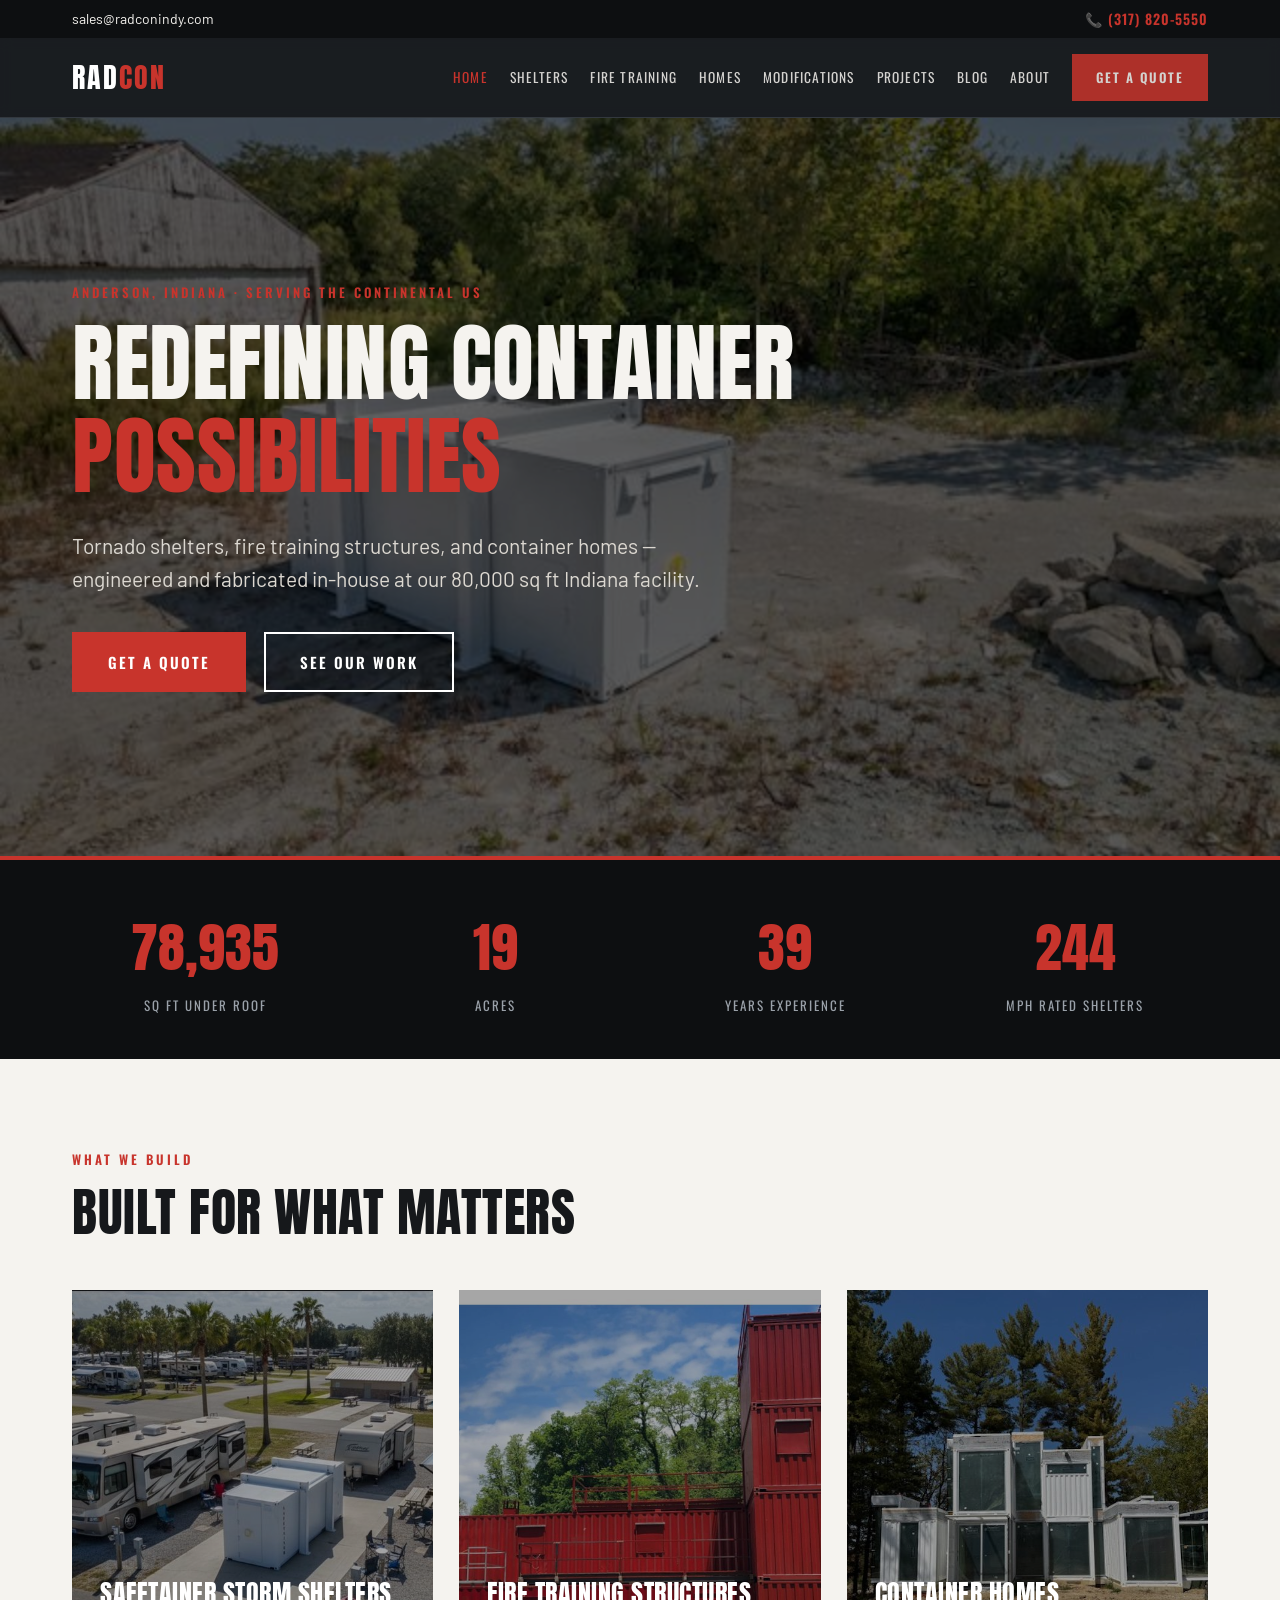
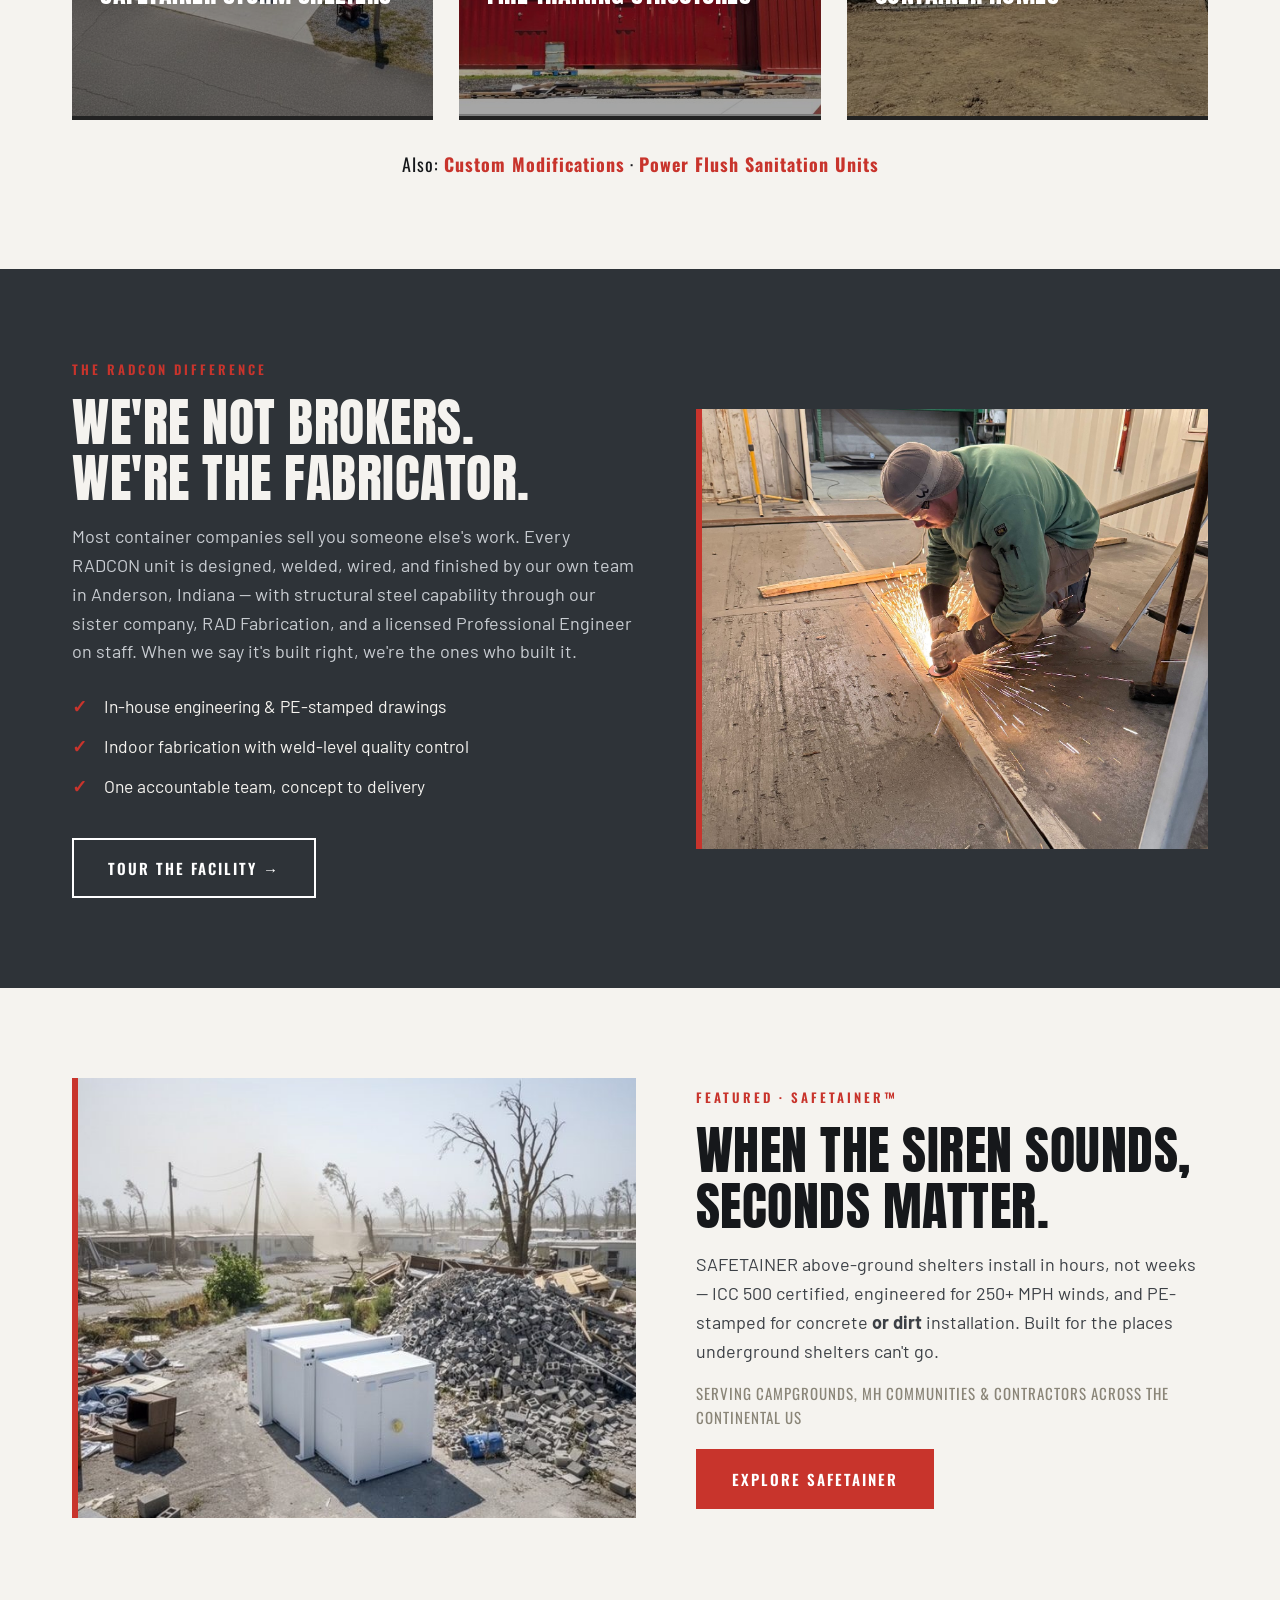
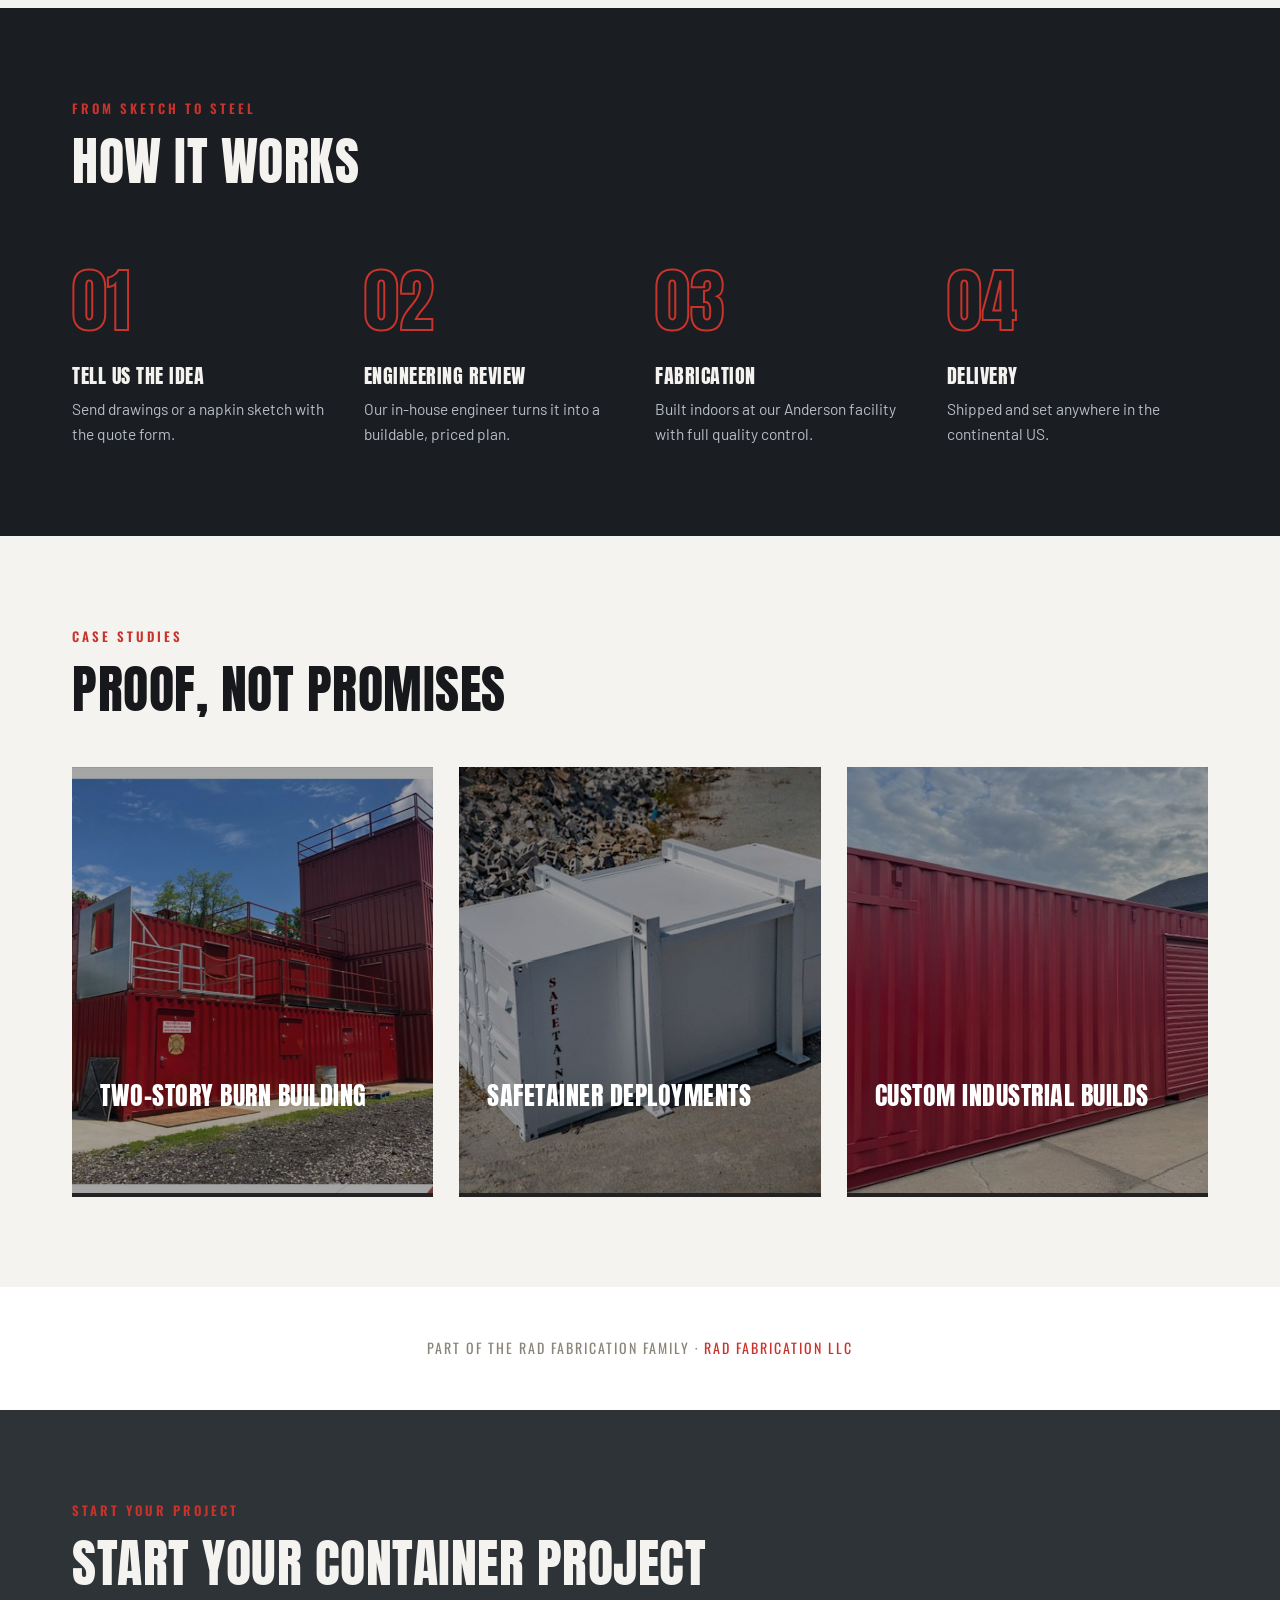
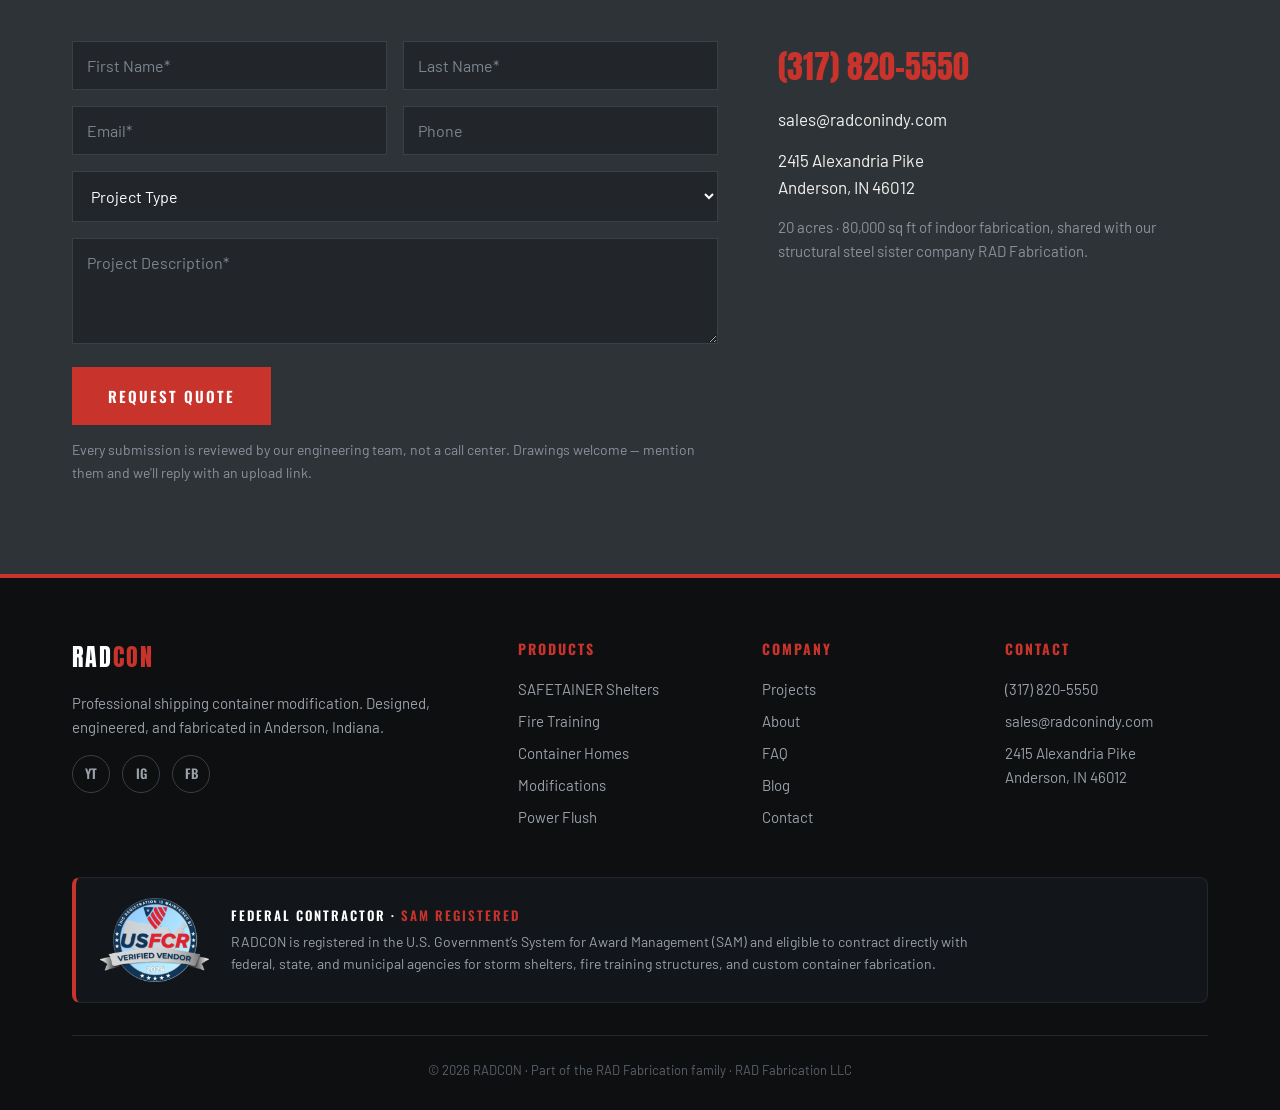
<file: index.html>
<!DOCTYPE html>
<html lang="en">
<head>
<meta charset="UTF-8">
<meta name="viewport" content="width=device-width, initial-scale=1.0">
<title>Shipping Container Modification &amp; Fabrication | RADCON – IN</title>
<meta name="description" content="Custom shipping container modification in Anderson, IN. Tornado shelters, container homes, fire training structures &amp; more. In-house engineering. Get a quote.">
<link rel="canonical" href="https://www.radconindy.com/">
<!-- Social / Open Graph -->
<meta property="og:type" content="website">
<meta property="og:site_name" content="RADCON">
<meta property="og:locale" content="en_US">
<meta property="og:url" content="https://www.radconindy.com/">
<meta property="og:title" content="Shipping Container Modification &amp; Fabrication | RADCON – IN">
<meta property="og:description" content="Custom shipping container modification in Anderson, IN. Tornado shelters, container homes, fire training structures &amp; more. In-house engineering. Get a quote.">
<meta property="og:image" content="https://www.radconindy.com/img/safetainer-field.jpg">
<meta property="og:image:alt" content="SAFETAINER storm shelter on site in Indiana">
<meta name="twitter:card" content="summary_large_image">
<meta name="twitter:title" content="Shipping Container Modification &amp; Fabrication | RADCON – IN">
<meta name="twitter:description" content="Custom shipping container modification in Anderson, IN. Tornado shelters, container homes, fire training structures &amp; more. In-house engineering. Get a quote.">
<meta name="twitter:image" content="https://www.radconindy.com/img/safetainer-field.jpg">
<link href="https://fonts.googleapis.com/css2?family=Anton&family=Oswald:wght@400;500;600&family=Barlow:wght@400;500;600&display=swap" rel="stylesheet">
<link rel="stylesheet" href="css/style.css">
<script type="application/ld+json">
{"@context":"https://schema.org","@type":"LocalBusiness","name":"RADCON","description":"Shipping container modification: ICC 500 certified tornado shelters, fire training structures, container homes and custom fabrication.","url":"https://www.radconindy.com","telephone":"+13178205550","email":"sales@radconindy.com","address":{"@type":"PostalAddress","streetAddress":"2415 Alexandria Pike","addressLocality":"Anderson","addressRegion":"IN","postalCode":"46012","addressCountry":"US"},"parentOrganization":{"@type":"Organization","name":"RAD Fabrication LLC","url":"https://www.radfabrication.com"}}
</script>
<script async src="https://www.googletagmanager.com/gtag/js?id=G-8K7NB1ZJ1W"></script>
<script>window.dataLayer=window.dataLayer||[];function gtag(){dataLayer.push(arguments);}gtag('js',new Date());gtag('config','G-8K7NB1ZJ1W');</script>
</head>
<body>

<div class="util"><div class="wrap">
  <a href="mailto:sales@radconindy.com">sales@radconindy.com</a>
  <a class="phone" href="tel:+13178205550">&#128222; (317) 820-5550</a>
</div></div>

<header class="site"><div class="wrap"><nav>
  <a class="logo" href="index.html">RAD<span>CON</span></a>
  <button class="menu-toggle" aria-label="Menu">&#9776;</button>
  <div class="navlinks">
    <a href="index.html">Home</a>
    <a href="shelters.html">Shelters</a>
    <a href="fire-training.html">Fire Training</a>
    <a href="container-homes.html">Homes</a>
    <a href="modifications.html">Modifications</a>
    <a href="projects.html">Projects</a>
    <a href="blog.html">Blog</a>
    <a href="about.html">About</a>
    <a class="btn btn-solid" href="contact.html">Get a Quote</a>
  </div>
</nav></div></header>

<section class="hero">
  <div class="bg" style="background-image:url('img/safetainer-field.jpg')"></div>
  <div class="wrap">
    <div class="eyebrow">Anderson, Indiana &middot; Serving the Continental US</div>
    <h1>Redefining Container<br><span class="accent">Possibilities</span></h1>
    <p class="sub">Tornado shelters, fire training structures, and container homes — engineered and fabricated in-house at our 80,000 sq ft Indiana facility.</p>
    <div class="ctas"><a class="btn btn-solid" href="contact.html">Get a Quote</a><a class="btn btn-ghost" href="projects.html">See Our Work</a></div>
  </div>
</section>

<section class="stats"><div class="wrap">
  <div class="stat rv"><div class="num" data-n="80000">0</div><div class="lbl">Sq Ft Under Roof</div></div>
  <div class="stat rv"><div class="num" data-n="20">0</div><div class="lbl">Acres</div></div>
  <div class="stat rv"><div class="num" data-n="40" data-suffix="+">0</div><div class="lbl">Years Experience</div></div>
  <div class="stat rv"><div class="num" data-n="250" data-suffix="+">0</div><div class="lbl">MPH Rated Shelters</div></div>
</div></section>

<section class="light"><div class="wrap">
  <div class="eyebrow">What We Build</div>
  <h2 class="rv">Built for What Matters</h2>
  <div class="cards">
    <a class="card rv" href="shelters.html">
      <div class="img" style="background-image:url('img/shelters-rv-park.jpg')"></div>
      <div class="txt"><h3>SAFETAINER Storm Shelters</h3><p>ICC 500 certified, 250+ MPH rated, PE-stamped for concrete or dirt. No excavation required.</p><span class="go">View Shelters &rarr;</span></div>
    </a>
    <a class="card rv" href="fire-training.html">
      <div class="img" style="background-image:url('img/burn-tower-red.jpg')"></div>
      <div class="txt"><h3>Fire Training Structures</h3><p>Simulators engineered to take live-fire punishment, drill after drill — designed with training chiefs.</p><span class="go">View Structures &rarr;</span></div>
    </a>
    <a class="card rv" href="container-homes.html">
      <div class="img" style="background-image:url('img/levi-house.jpg')"></div>
      <div class="txt"><h3>Container Homes</h3><p>From $150K efficient dwellings to seven-figure architectural builds — industrial strength, modern design.</p><span class="go">View Homes &rarr;</span></div>
    </a>
  </div>
  <p style="margin-top:30px;text-align:center;font-family:'Oswald',sans-serif;letter-spacing:1px;color:var(--ink)">Also: <a class="hl" href="modifications.html" style="text-decoration:none">Custom Modifications</a> &middot; <a class="hl" href="power-flush.html" style="text-decoration:none">Power Flush Sanitation Units</a></p>
</div></section>

<section class="steel"><div class="wrap"><div class="split">
  <div>
    <div class="eyebrow">The RADCON Difference</div>
    <h2 class="rv">We're Not Brokers.<br>We're the Fabricator.</h2>
    <p>Most container companies sell you someone else's work. Every RADCON unit is designed, welded, wired, and finished by our own team in Anderson, Indiana — with structural steel capability through our sister company, RAD Fabrication, and a licensed Professional Engineer on staff. When we say it's built right, we're the ones who built it.</p>
    <ul class="ticks rv">
      <li>In-house engineering &amp; PE-stamped drawings</li>
      <li>Indoor fabrication with weld-level quality control</li>
      <li>One accountable team, concept to delivery</li>
    </ul>
    <a class="btn btn-ghost" style="margin-top:26px" href="about.html">Tour the Facility &rarr;</a>
  </div>
  <div class="photo rv" style="background-image:url('img/welder.jpg')"></div>
</div></div></section>

<section class="light"><div class="wrap"><div class="split">
  <div class="photo rv" style="background-image:url('img/safetainer-aftermath.jpg')"></div>
  <div>
    <div class="eyebrow">Featured &middot; SAFETAINER&trade;</div>
    <h2 class="rv">When the Siren Sounds, Seconds Matter.</h2>
    <p>SAFETAINER above-ground shelters install in hours, not weeks — ICC 500 certified, engineered for 250+ MPH winds, and PE-stamped for concrete <strong>or dirt</strong> installation. Built for the places underground shelters can't go.</p>
    <p style="font-family:'Oswald',sans-serif;letter-spacing:1px;font-size:15px;color:#8a8578">SERVING CAMPGROUNDS, MH COMMUNITIES &amp; CONTRACTORS ACROSS THE CONTINENTAL US</p>
    <a class="btn btn-solid" style="margin-top:20px" href="shelters.html">Explore SAFETAINER</a>
  </div>
</div></div></section>

<section class="dark"><div class="wrap">
  <div class="eyebrow">From Sketch to Steel</div>
  <h2 class="rv">How It Works</h2>
  <div class="steps">
    <div class="step rv"><div class="n">01</div><h3>Tell Us the Idea</h3><p>Send drawings or a napkin sketch with the quote form.</p></div>
    <div class="step rv"><div class="n">02</div><h3>Engineering Review</h3><p>Our in-house engineer turns it into a buildable, priced plan.</p></div>
    <div class="step rv"><div class="n">03</div><h3>Fabrication</h3><p>Built indoors at our Anderson facility with full quality control.</p></div>
    <div class="step rv"><div class="n">04</div><h3>Delivery</h3><p>Shipped and set anywhere in the continental US.</p></div>
  </div>
</div></section>

<section class="light"><div class="wrap">
  <div class="eyebrow">Case Studies</div>
  <h2 class="rv">Proof, Not Promises</h2>
  <div class="cards">
    <a class="card rv" href="projects.html">
      <div class="img" style="background-image:url('img/burn-building-wide.jpg')"></div>
      <div class="txt"><h3>Two-Story Burn Building</h3><p>Nicholasville Fire Department, KY — realistic two-story live-fire training.</p><span class="go">Read Case Study &rarr;</span></div>
    </a>
    <a class="card rv" href="shelters.html">
      <div class="img" style="background-image:url('img/safetainer-closeup.jpg')"></div>
      <div class="txt"><h3>SAFETAINER Deployments</h3><p>Certified storm protection for campgrounds and communities.</p><span class="go">View Shelters &rarr;</span></div>
    </a>
    <a class="card rv" href="modifications.html">
      <div class="img" style="background-image:url('img/red-container.jpg')"></div>
      <div class="txt"><h3>Custom Industrial Builds</h3><p>Offices, enclosures, workshops — engineered to spec.</p><span class="go">View Modifications &rarr;</span></div>
    </a>
  </div>
</div></section>

<section class="dark" style="padding:50px 0;background:#fff"><div class="wrap center">
  <p style="font-family:'Oswald',sans-serif;letter-spacing:2px;text-transform:uppercase;font-size:14px;color:#8a8578">Part of the RAD Fabrication family &middot; <a href="https://www.radfabrication.com" style="color:#C8342C;text-decoration:none">RAD Fabrication LLC</a></p>
</div></section>

<section class="steel" id="quote"><div class="wrap">
  <div class="eyebrow">Start Your Project</div>
  <h2 class="rv">Start Your Container Project</h2>
  <div class="formgrid">
    <form name="quote" method="POST" data-netlify="true" netlify-honeypot="bot-field" action="thanks.html">
      <input type="hidden" name="form-name" value="quote">
      <p style="display:none"><input name="bot-field"></p>
      <div class="two">
        <div class="field"><input name="first-name" placeholder="First Name*" required></div>
        <div class="field"><input name="last-name" placeholder="Last Name*" required></div>
      </div>
      <div class="two">
        <div class="field"><input type="email" name="email" placeholder="Email*" required></div>
        <div class="field"><input type="tel" name="phone" placeholder="Phone"></div>
      </div>
      <div class="field"><select name="project-type"><option>Project Type</option><option>Storm Shelter</option><option>Fire Training Structure</option><option>Container Home</option><option>Custom Modification</option><option>Power Flush Unit</option></select></div>
      <div class="field"><textarea name="description" rows="4" placeholder="Project Description*" required></textarea></div>
      <button class="btn btn-solid" type="submit">Request Quote</button>
      <p class="formnote">Every submission is reviewed by our engineering team, not a call center. Drawings welcome — mention them and we'll reply with an upload link.</p>
    </form>
    <div class="contactcard">
      <p class="big"><a href="tel:+13178205550" style="color:var(--red)">(317) 820-5550</a></p>
      <p><a href="mailto:sales@radconindy.com">sales@radconindy.com</a></p>
      <p>2415 Alexandria Pike<br>Anderson, IN 46012</p>
      <p style="color:#8a929c;font-size:15px">20 acres &middot; 80,000 sq ft of indoor fabrication, shared with our structural steel sister company RAD Fabrication.</p>
    </div>
  </div>
</div></section>

<footer><div class="wrap">
  <div class="fgrid">
    <div>
      <a class="logo" style="font-size:24px" href="index.html">RAD<span>CON</span></a>
      <p style="margin-top:14px">Professional shipping container modification. Designed, engineered, and fabricated in Anderson, Indiana.</p>
      <div class="socials">
        <a href="http://www.youtube.com/@RADCONINDY" target="_blank" rel="noopener" title="YouTube">YT</a>
        <a href="http://www.instagram.com/radcon_indy" target="_blank" rel="noopener" title="Instagram">IG</a>
        <a href="http://www.facebook.com/radcon" target="_blank" rel="noopener" title="Facebook">FB</a>
      </div>
    </div>
    <div><h4>Products</h4><a href="shelters.html">SAFETAINER Shelters</a><a href="fire-training.html">Fire Training</a><a href="container-homes.html">Container Homes</a><a href="modifications.html">Modifications</a><a href="power-flush.html">Power Flush</a></div>
    <div><h4>Company</h4><a href="projects.html">Projects</a><a href="about.html">About</a><a href="faq.html">FAQ</a><a href="blog.html">Blog</a><a href="contact.html">Contact</a></div>
    <div><h4>Contact</h4><p>(317) 820-5550</p><p>sales@radconindy.com</p><p>2415 Alexandria Pike<br>Anderson, IN 46012</p></div>
  </div>
  <div class="sam-strip">
    <a href="https://usfcr.com" target="_blank" rel="noopener" title="US Federal Contractor Registration System for Award Management Verified Vendor Seal"><img src="img/verified-vendor-seal-2026-sm.png" alt="USFCR Verified Vendor" loading="lazy"></a>
    <div>
      <h5>Federal Contractor &middot; <span>SAM Registered</span></h5>
      <p>RADCON is registered in the U.S. Government&rsquo;s System for Award Management (SAM) and eligible to contract directly with federal, state, and municipal agencies for storm shelters, fire training structures, and custom container fabrication.</p>
    </div>
  </div>
  <div class="fine">&copy; 2026 RADCON &middot; Part of the RAD Fabrication family &middot; RAD Fabrication LLC</div>
</div></footer>

<script src="js/main.js"></script>
</body>
</html>
</file>
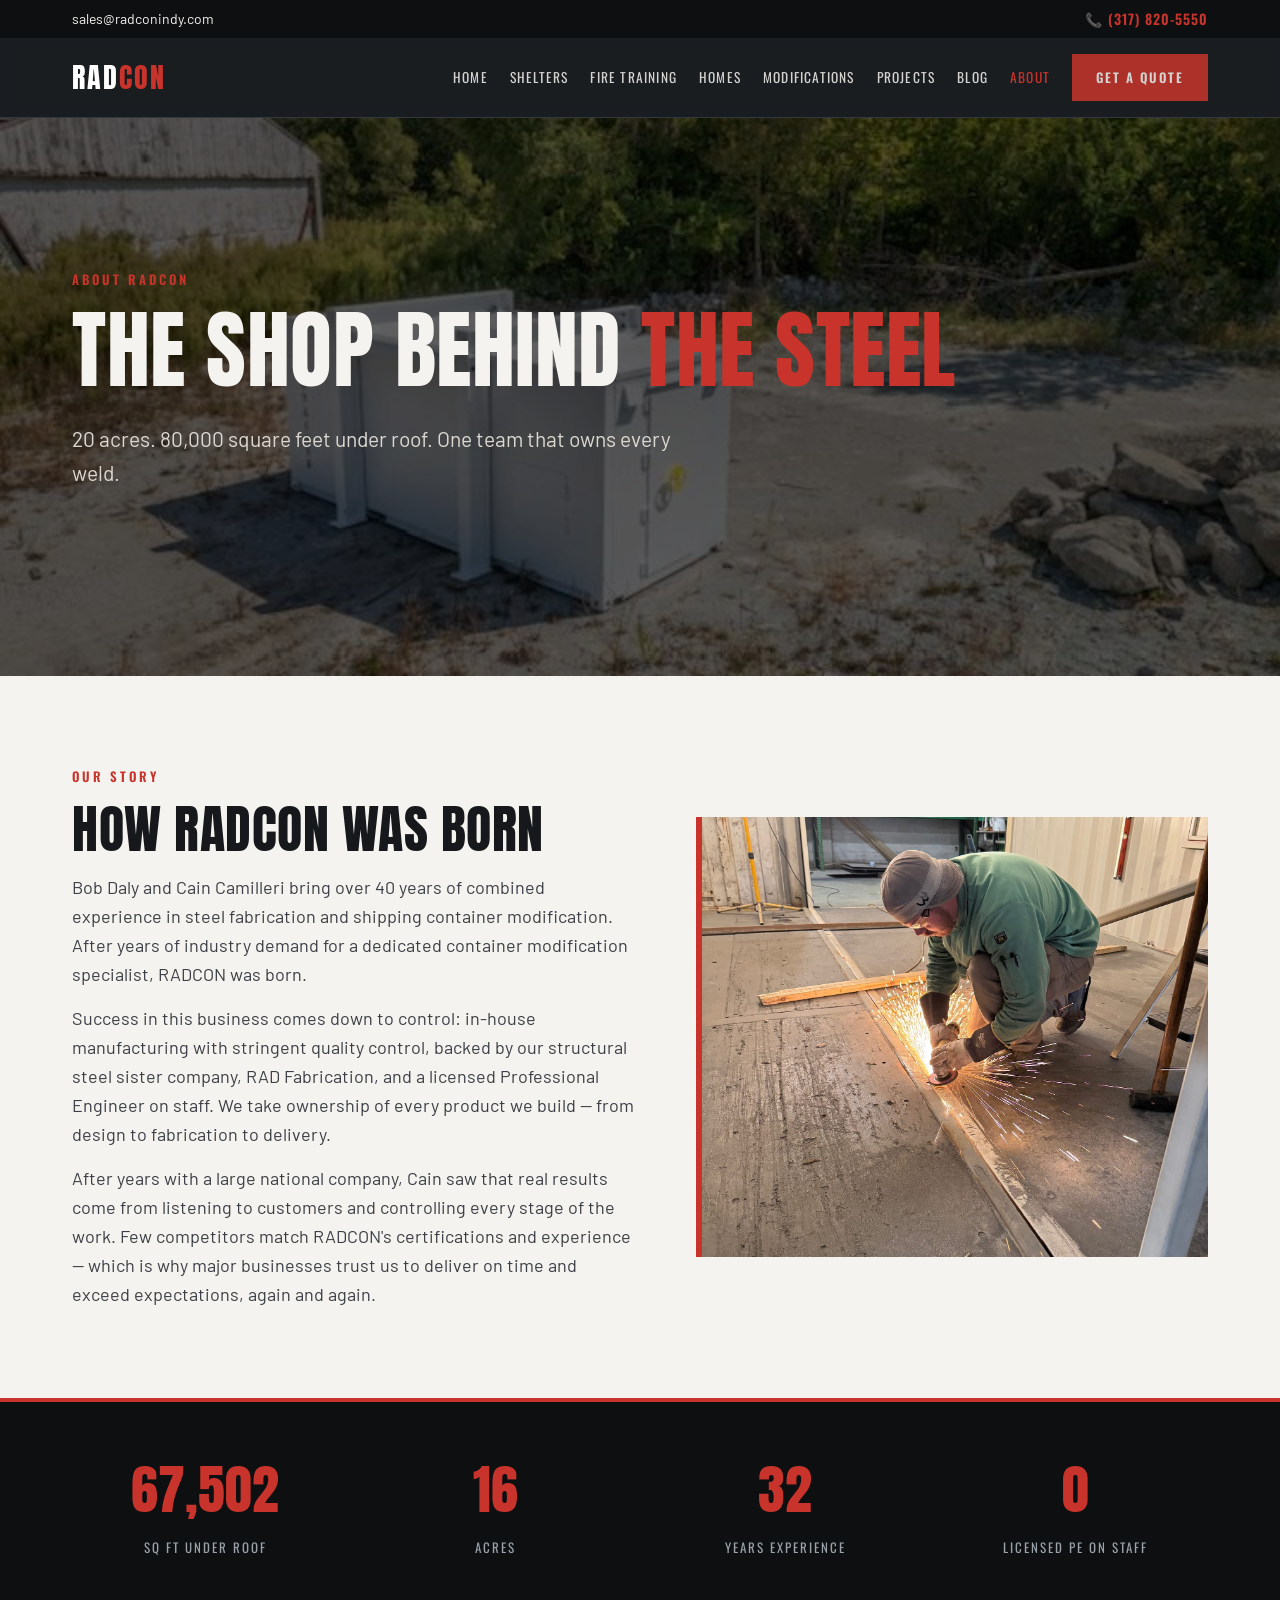
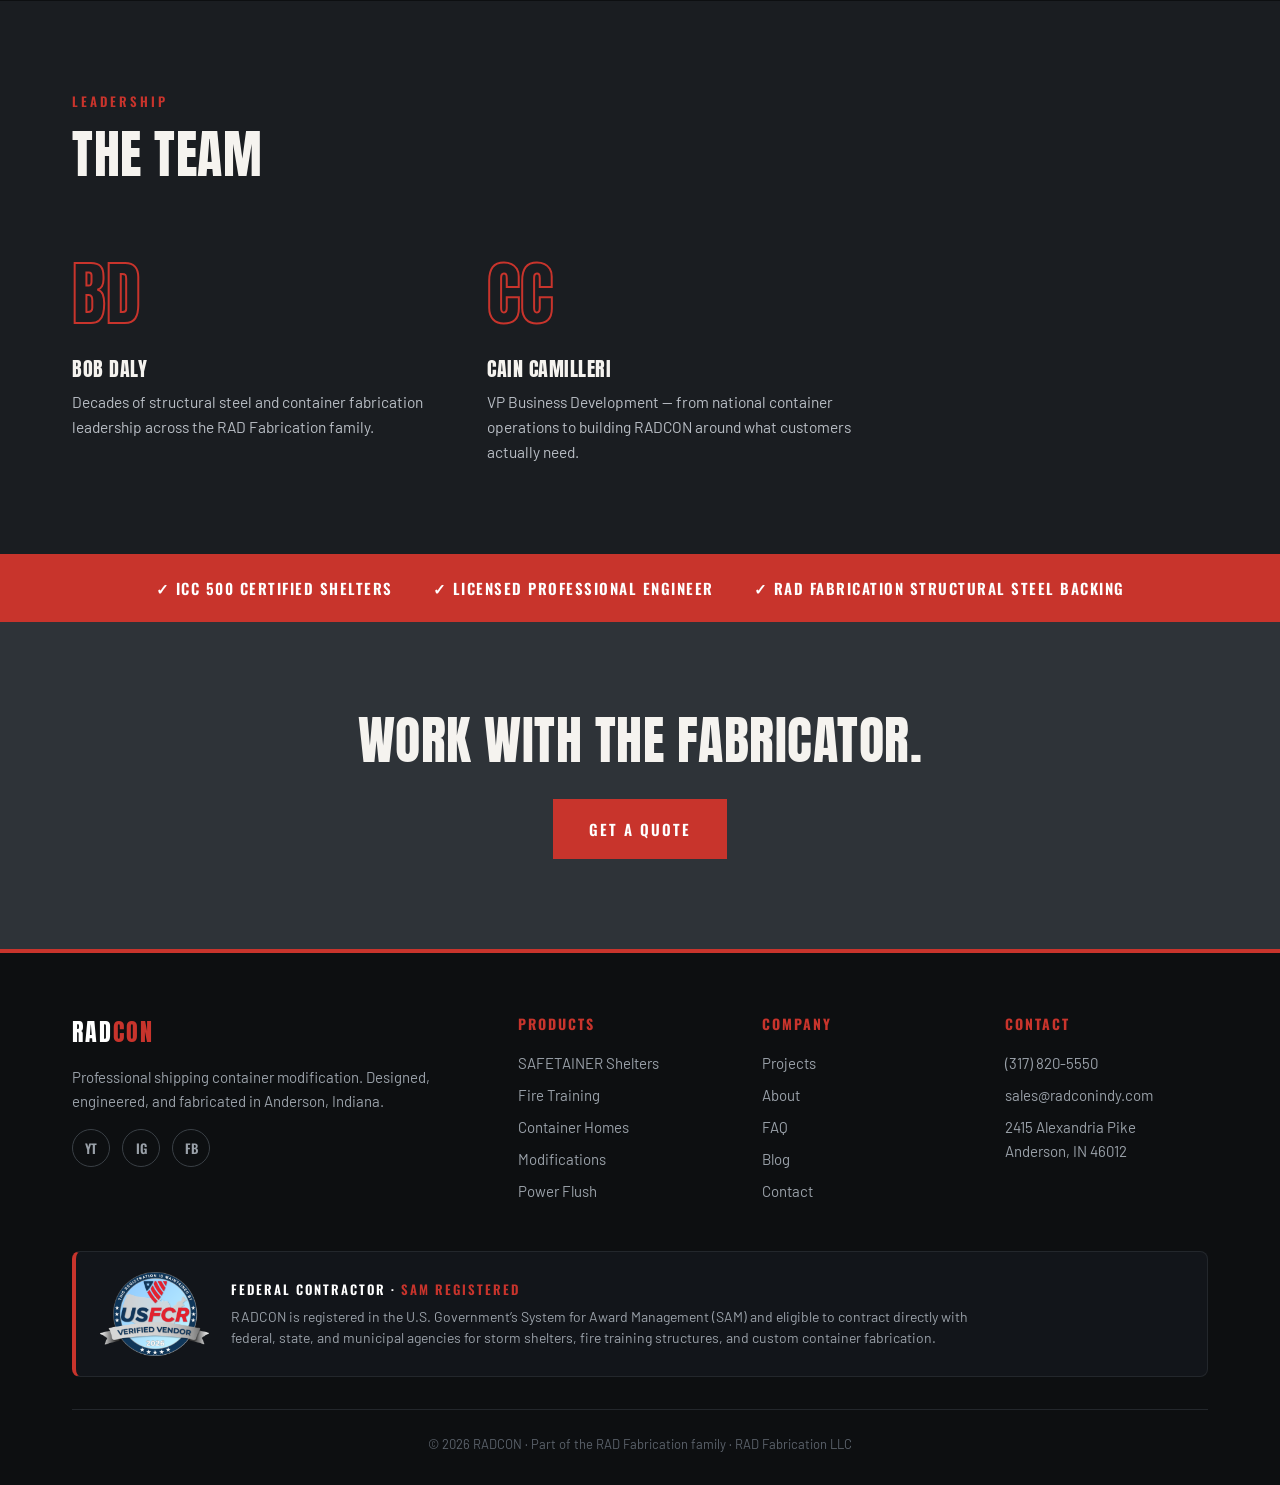
<file: about.html>
<!DOCTYPE html>
<html lang="en">
<head>
<meta charset="UTF-8">
<meta name="viewport" content="width=device-width, initial-scale=1.0">
<title>About RADCON | Container Modification Experts – Anderson, IN</title>
<meta name="description" content="40+ years of steel &amp; container experience, a licensed PE on staff, and 80,000 sq ft of indoor fabrication in Anderson, IN. Meet the team behind RADCON.">
<link rel="canonical" href="https://www.radconindy.com/about">
<!-- Social / Open Graph -->
<meta property="og:type" content="website">
<meta property="og:site_name" content="RADCON">
<meta property="og:locale" content="en_US">
<meta property="og:url" content="https://www.radconindy.com/about">
<meta property="og:title" content="About RADCON | Container Modification Experts – Anderson, IN">
<meta property="og:description" content="40+ years of steel &amp; container experience, a licensed PE on staff, and 80,000 sq ft of indoor fabrication in Anderson, IN. Meet the team behind RADCON.">
<meta property="og:image" content="https://www.radconindy.com/img/safetainer-field.jpg">
<meta property="og:image:alt" content="RADCON fabrication in Anderson, Indiana">
<meta name="twitter:card" content="summary_large_image">
<meta name="twitter:title" content="About RADCON | Container Modification Experts – Anderson, IN">
<meta name="twitter:description" content="40+ years of steel &amp; container experience, a licensed PE on staff, and 80,000 sq ft of indoor fabrication in Anderson, IN. Meet the team behind RADCON.">
<meta name="twitter:image" content="https://www.radconindy.com/img/safetainer-field.jpg">
<link href="https://fonts.googleapis.com/css2?family=Anton&family=Oswald:wght@400;500;600&family=Barlow:wght@400;500;600&display=swap" rel="stylesheet">
<link rel="stylesheet" href="css/style.css">
<script async src="https://www.googletagmanager.com/gtag/js?id=G-8K7NB1ZJ1W"></script>
<script>window.dataLayer=window.dataLayer||[];function gtag(){dataLayer.push(arguments);}gtag('js',new Date());gtag('config','G-8K7NB1ZJ1W');</script>
</head>
<body>

<div class="util"><div class="wrap">
  <a href="mailto:sales@radconindy.com">sales@radconindy.com</a>
  <a class="phone" href="tel:+13178205550">&#128222; (317) 820-5550</a>
</div></div>

<header class="site"><div class="wrap"><nav>
  <a class="logo" href="index.html">RAD<span>CON</span></a>
  <button class="menu-toggle" aria-label="Menu">&#9776;</button>
  <div class="navlinks">
    <a href="index.html">Home</a>
    <a href="shelters.html">Shelters</a>
    <a href="fire-training.html">Fire Training</a>
    <a href="container-homes.html">Homes</a>
    <a href="modifications.html">Modifications</a>
    <a href="projects.html">Projects</a>
    <a href="blog.html">Blog</a>
    <a href="about.html">About</a>
    <a class="btn btn-solid" href="contact.html">Get a Quote</a>
  </div>
</nav></div></header>

<section class="hero short">
  <div class="bg" style="background-image:url('img/safetainer-field.jpg')"></div>
  <div class="wrap">
    <div class="eyebrow">About RADCON</div>
    <h1>The Shop Behind <span class="accent">the Steel</span></h1>
    <p class="sub">20 acres. 80,000 square feet under roof. One team that owns every weld.</p>
  </div>
</section>

<section class="light"><div class="wrap"><div class="split">
  <div>
    <div class="eyebrow">Our Story</div>
    <h2 class="rv">How RADCON Was Born</h2>
    <p>Bob Daly and Cain Camilleri bring over 40 years of combined experience in steel fabrication and shipping container modification. After years of industry demand for a dedicated container modification specialist, RADCON was born.</p>
    <p>Success in this business comes down to control: in-house manufacturing with stringent quality control, backed by our structural steel sister company, RAD Fabrication, and a licensed Professional Engineer on staff. We take ownership of every product we build — from design to fabrication to delivery.</p>
    <p>After years with a large national company, Cain saw that real results come from listening to customers and controlling every stage of the work. Few competitors match RADCON's certifications and experience — which is why major businesses trust us to deliver on time and exceed expectations, again and again.</p>
  </div>
  <div class="photo rv" style="background-image:url('img/welder.jpg')"></div>
</div></div></section>

<section class="stats"><div class="wrap">
  <div class="stat rv"><div class="num" data-n="80000">0</div><div class="lbl">Sq Ft Under Roof</div></div>
  <div class="stat rv"><div class="num" data-n="20">0</div><div class="lbl">Acres</div></div>
  <div class="stat rv"><div class="num" data-n="40" data-suffix="+">0</div><div class="lbl">Years Experience</div></div>
  <div class="stat rv"><div class="num" data-n="1">0</div><div class="lbl">Licensed PE on Staff</div></div>
</div></section>

<section class="dark"><div class="wrap">
  <div class="eyebrow">Leadership</div>
  <h2 class="rv">The Team</h2>
  <div class="steps" style="grid-template-columns:repeat(2,1fr);max-width:800px">
    <div class="step rv"><div class="n">BD</div><h3>Bob Daly</h3><p>Decades of structural steel and container fabrication leadership across the RAD Fabrication family.</p></div>
    <div class="step rv"><div class="n">CC</div><h3>Cain Camilleri</h3><p>VP Business Development — from national container operations to building RADCON around what customers actually need.</p></div>
  </div>
</div></section>

<div class="certbar"><div class="wrap">
  <span>&#10003; ICC 500 Certified Shelters</span><span>&#10003; Licensed Professional Engineer</span><span>&#10003; RAD Fabrication Structural Steel Backing</span>
</div></div>

<section class="steel center"><div class="wrap">
  <h2 class="rv">Work With the Fabricator.</h2>
  <a class="btn btn-solid" style="margin-top:30px" href="contact.html">Get a Quote</a>
</div></section>

<footer><div class="wrap">
  <div class="fgrid">
    <div>
      <a class="logo" style="font-size:24px" href="index.html">RAD<span>CON</span></a>
      <p style="margin-top:14px">Professional shipping container modification. Designed, engineered, and fabricated in Anderson, Indiana.</p>
      <div class="socials">
        <a href="http://www.youtube.com/@RADCONINDY" target="_blank" rel="noopener" title="YouTube">YT</a>
        <a href="http://www.instagram.com/radcon_indy" target="_blank" rel="noopener" title="Instagram">IG</a>
        <a href="http://www.facebook.com/radcon" target="_blank" rel="noopener" title="Facebook">FB</a>
      </div>
    </div>
    <div><h4>Products</h4><a href="shelters.html">SAFETAINER Shelters</a><a href="fire-training.html">Fire Training</a><a href="container-homes.html">Container Homes</a><a href="modifications.html">Modifications</a><a href="power-flush.html">Power Flush</a></div>
    <div><h4>Company</h4><a href="projects.html">Projects</a><a href="about.html">About</a><a href="faq.html">FAQ</a><a href="blog.html">Blog</a><a href="contact.html">Contact</a></div>
    <div><h4>Contact</h4><p>(317) 820-5550</p><p>sales@radconindy.com</p><p>2415 Alexandria Pike<br>Anderson, IN 46012</p></div>
  </div>
  <div class="sam-strip">
    <a href="https://usfcr.com" target="_blank" rel="noopener" title="US Federal Contractor Registration System for Award Management Verified Vendor Seal"><img src="img/verified-vendor-seal-2026-sm.png" alt="USFCR Verified Vendor" loading="lazy"></a>
    <div>
      <h5>Federal Contractor &middot; <span>SAM Registered</span></h5>
      <p>RADCON is registered in the U.S. Government&rsquo;s System for Award Management (SAM) and eligible to contract directly with federal, state, and municipal agencies for storm shelters, fire training structures, and custom container fabrication.</p>
    </div>
  </div>
  <div class="fine">&copy; 2026 RADCON &middot; Part of the RAD Fabrication family &middot; RAD Fabrication LLC</div>
</div></footer>

<script src="js/main.js"></script>
</body>
</html>
</file>
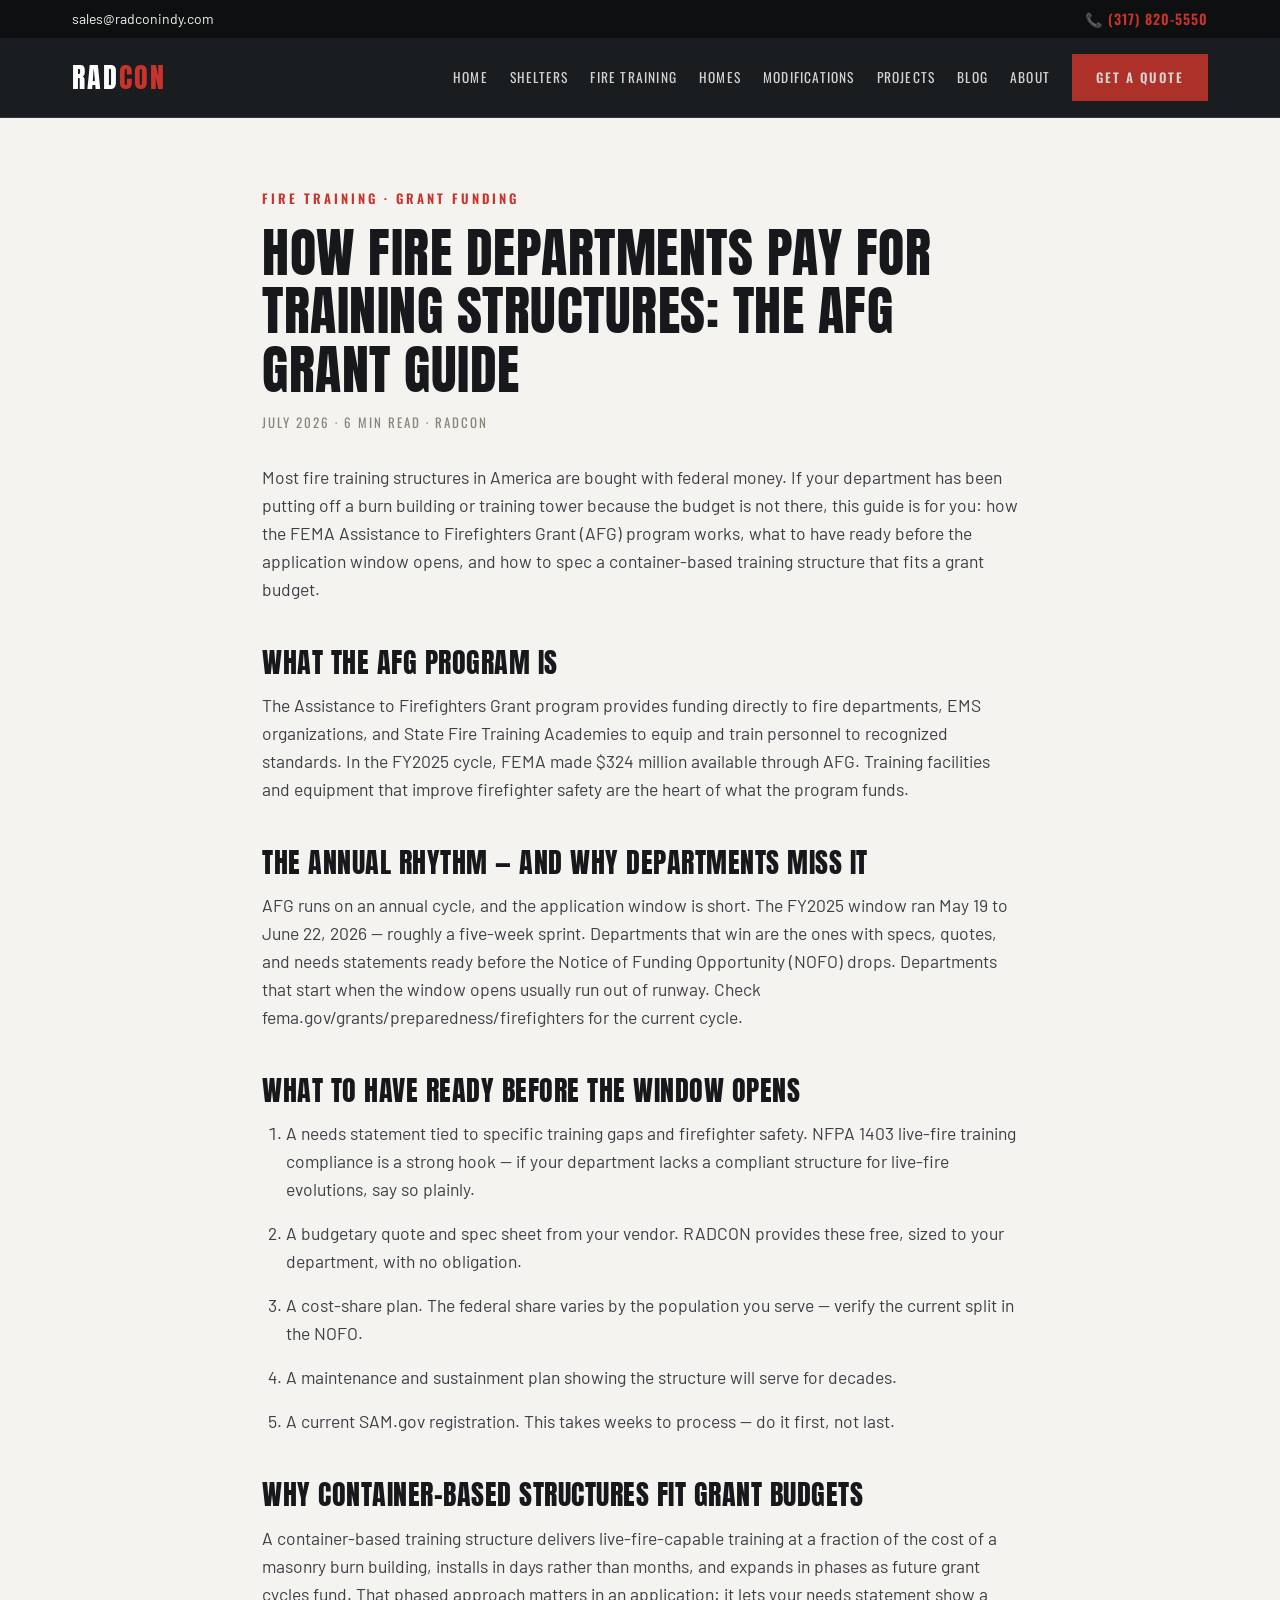
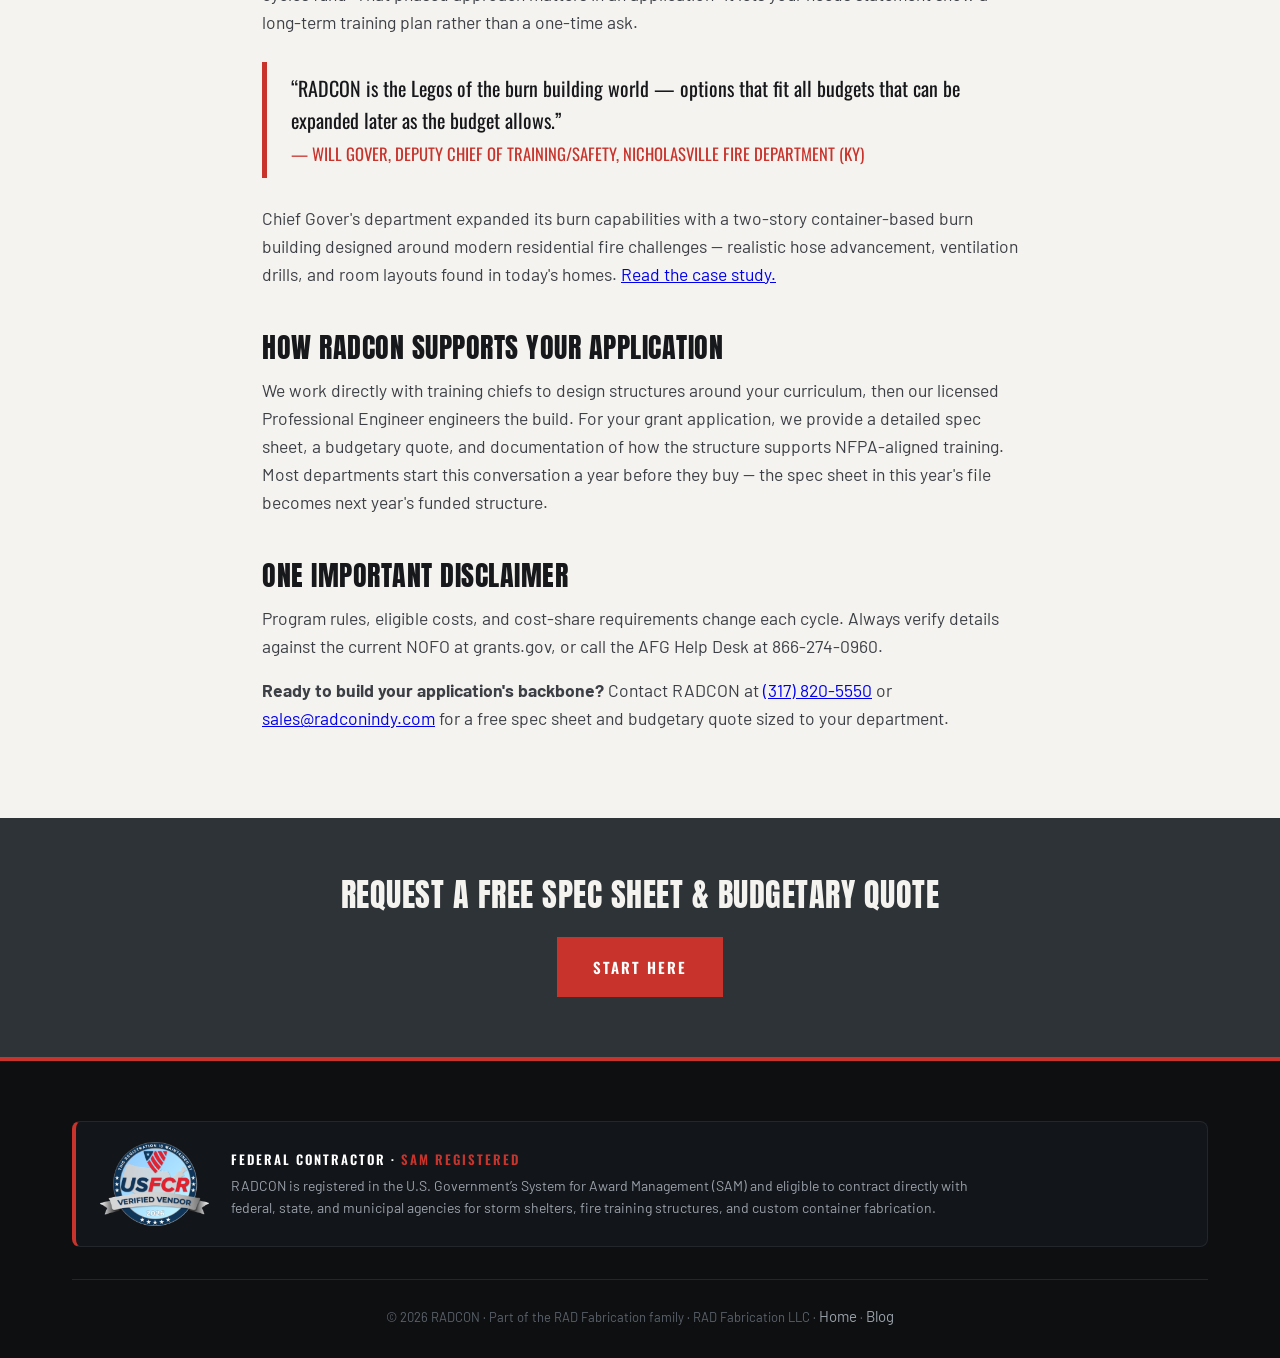
<file: afg-grant-guide.html>
<!DOCTYPE html>
<html lang="en">
<head>
<meta charset="UTF-8">
<meta name="viewport" content="width=device-width, initial-scale=1.0">
<title>How Fire Departments Pay for Training Structures: The AFG Grant Guide | RADCON</title>
<meta name="description" content="A practical guide to the FEMA Assistance to Firefighters Grant (AFG) program — and how to spec a container training structure your application can win with.">
<link rel="canonical" href="https://www.radconindy.com/afg-grant-guide">
<!-- Social / Open Graph -->
<meta property="og:type" content="article">
<meta property="og:site_name" content="RADCON">
<meta property="og:locale" content="en_US">
<meta property="og:url" content="https://www.radconindy.com/afg-grant-guide">
<meta property="og:title" content="How Fire Departments Pay for Training Structures: The AFG Grant Guide | RADCON">
<meta property="og:description" content="A practical guide to the FEMA Assistance to Firefighters Grant (AFG) program — and how to spec a container training structure your application can win with.">
<meta property="og:image" content="https://www.radconindy.com/img/burn-building-wide.jpg">
<meta property="og:image:alt" content="Container fire training burn building">
<meta name="twitter:card" content="summary_large_image">
<meta name="twitter:title" content="How Fire Departments Pay for Training Structures: The AFG Grant Guide | RADCON">
<meta name="twitter:description" content="A practical guide to the FEMA Assistance to Firefighters Grant (AFG) program — and how to spec a container training structure your application can win with.">
<meta name="twitter:image" content="https://www.radconindy.com/img/burn-building-wide.jpg">
<link href="https://fonts.googleapis.com/css2?family=Anton&family=Oswald:wght@400;500;600&family=Barlow:wght@400;500;600&display=swap" rel="stylesheet">
<link rel="stylesheet" href="css/style.css">
<script async src="https://www.googletagmanager.com/gtag/js?id=G-8K7NB1ZJ1W"></script>
<script>window.dataLayer=window.dataLayer||[];function gtag(){dataLayer.push(arguments);}gtag('js',new Date());gtag('config','G-8K7NB1ZJ1W');</script>
</head>
<body>

<div class="util"><div class="wrap">
  <a href="mailto:sales@radconindy.com">sales@radconindy.com</a>
  <a class="phone" href="tel:+13178205550">&#128222; (317) 820-5550</a>
</div></div>

<header class="site"><div class="wrap"><nav>
  <a class="logo" href="index.html">RAD<span>CON</span></a>
  <button class="menu-toggle" aria-label="Menu">&#9776;</button>
  <div class="navlinks">
    <a href="index.html">Home</a>
    <a href="shelters.html">Shelters</a>
    <a href="fire-training.html">Fire Training</a>
    <a href="container-homes.html">Homes</a>
    <a href="modifications.html">Modifications</a>
    <a href="projects.html">Projects</a>
    <a href="blog.html">Blog</a>
    <a href="about.html">About</a>
    <a class="btn btn-solid" href="contact.html">Get a Quote</a>
  </div>
</nav></div></header>

<section class="light" style="padding:0">
<article class="article">
  <div class="eyebrow">Fire Training &middot; Grant Funding</div>
  <h1>How Fire Departments Pay for Training Structures: The AFG Grant Guide</h1>
  <p class="meta">July 2026 &middot; 6 min read &middot; RADCON</p>

  <p>Most fire training structures in America are bought with federal money. If your department has been putting off a burn building or training tower because the budget is not there, this guide is for you: how the FEMA Assistance to Firefighters Grant (AFG) program works, what to have ready before the application window opens, and how to spec a container-based training structure that fits a grant budget.</p>

  <h2>What the AFG program is</h2>
  <p>The Assistance to Firefighters Grant program provides funding directly to fire departments, EMS organizations, and State Fire Training Academies to equip and train personnel to recognized standards. In the FY2025 cycle, FEMA made $324 million available through AFG. Training facilities and equipment that improve firefighter safety are the heart of what the program funds.</p>

  <h2>The annual rhythm — and why departments miss it</h2>
  <p>AFG runs on an annual cycle, and the application window is short. The FY2025 window ran May 19 to June 22, 2026 — roughly a five-week sprint. Departments that win are the ones with specs, quotes, and needs statements ready before the Notice of Funding Opportunity (NOFO) drops. Departments that start when the window opens usually run out of runway. Check fema.gov/grants/preparedness/firefighters for the current cycle.</p>

  <h2>What to have ready before the window opens</h2>
  <ol>
    <li>A needs statement tied to specific training gaps and firefighter safety. NFPA 1403 live-fire training compliance is a strong hook — if your department lacks a compliant structure for live-fire evolutions, say so plainly.</li>
    <li>A budgetary quote and spec sheet from your vendor. RADCON provides these free, sized to your department, with no obligation.</li>
    <li>A cost-share plan. The federal share varies by the population you serve — verify the current split in the NOFO.</li>
    <li>A maintenance and sustainment plan showing the structure will serve for decades.</li>
    <li>A current SAM.gov registration. This takes weeks to process — do it first, not last.</li>
  </ol>

  <h2>Why container-based structures fit grant budgets</h2>
  <p>A container-based training structure delivers live-fire-capable training at a fraction of the cost of a masonry burn building, installs in days rather than months, and expands in phases as future grant cycles fund. That phased approach matters in an application: it lets your needs statement show a long-term training plan rather than a one-time ask.</p>

  <blockquote>&ldquo;RADCON is the Legos of the burn building world — options that fit all budgets that can be expanded later as the budget allows.&rdquo;<br><small style="font-family:'Oswald',sans-serif;color:var(--red)">— WILL GOVER, DEPUTY CHIEF OF TRAINING/SAFETY, NICHOLASVILLE FIRE DEPARTMENT (KY)</small></blockquote>

  <p>Chief Gover's department expanded its burn capabilities with a two-story container-based burn building designed around modern residential fire challenges — realistic hose advancement, ventilation drills, and room layouts found in today's homes. <a href="projects.html">Read the case study.</a></p>

  <h2>How RADCON supports your application</h2>
  <p>We work directly with training chiefs to design structures around your curriculum, then our licensed Professional Engineer engineers the build. For your grant application, we provide a detailed spec sheet, a budgetary quote, and documentation of how the structure supports NFPA-aligned training. Most departments start this conversation a year before they buy — the spec sheet in this year's file becomes next year's funded structure.</p>

  <h2>One important disclaimer</h2>
  <p>Program rules, eligible costs, and cost-share requirements change each cycle. Always verify details against the current NOFO at grants.gov, or call the AFG Help Desk at 866-274-0960.</p>

  <p><strong>Ready to build your application's backbone?</strong> Contact RADCON at <a href="tel:+13178205550">(317) 820-5550</a> or <a href="mailto:sales@radconindy.com">sales@radconindy.com</a> for a free spec sheet and budgetary quote sized to your department.</p>
</article>
</section>

<section class="steel center" style="padding:60px 0"><div class="wrap">
  <h2 class="rv" style="font-size:32px">Request a Free Spec Sheet &amp; Budgetary Quote</h2>
  <a class="btn btn-solid" style="margin-top:24px" href="contact.html">Start Here</a>
</div></section>

<footer><div class="wrap">
  <div class="sam-strip">
    <a href="https://usfcr.com" target="_blank" rel="noopener" title="US Federal Contractor Registration System for Award Management Verified Vendor Seal"><img src="img/verified-vendor-seal-2026-sm.png" alt="USFCR Verified Vendor" loading="lazy"></a>
    <div>
      <h5>Federal Contractor &middot; <span>SAM Registered</span></h5>
      <p>RADCON is registered in the U.S. Government&rsquo;s System for Award Management (SAM) and eligible to contract directly with federal, state, and municipal agencies for storm shelters, fire training structures, and custom container fabrication.</p>
    </div>
  </div>
  <div class="fine">&copy; 2026 RADCON &middot; Part of the RAD Fabrication family &middot; RAD Fabrication LLC &middot; <a href="index.html" style="display:inline">Home</a> &middot; <a href="blog.html" style="display:inline">Blog</a></div>
</div></footer>

<script src="js/main.js"></script>
</body>
</html>
</file>
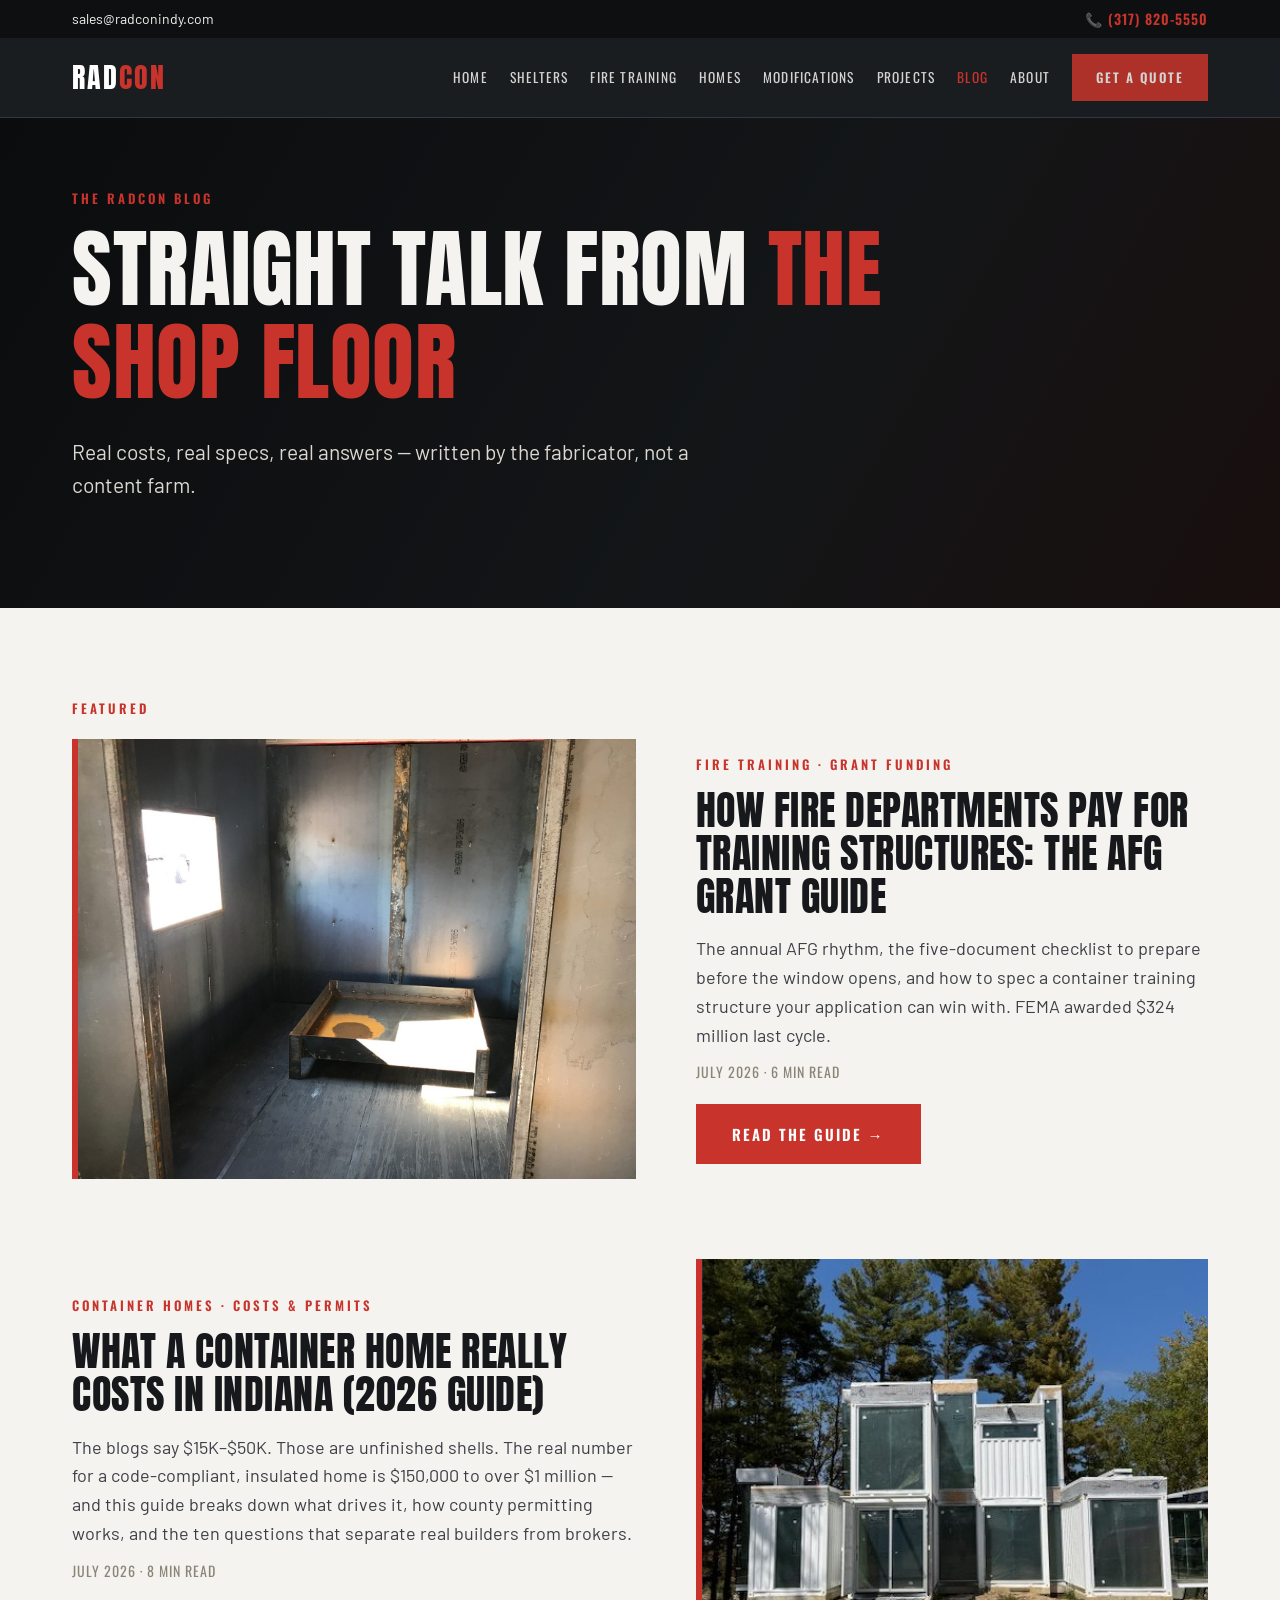
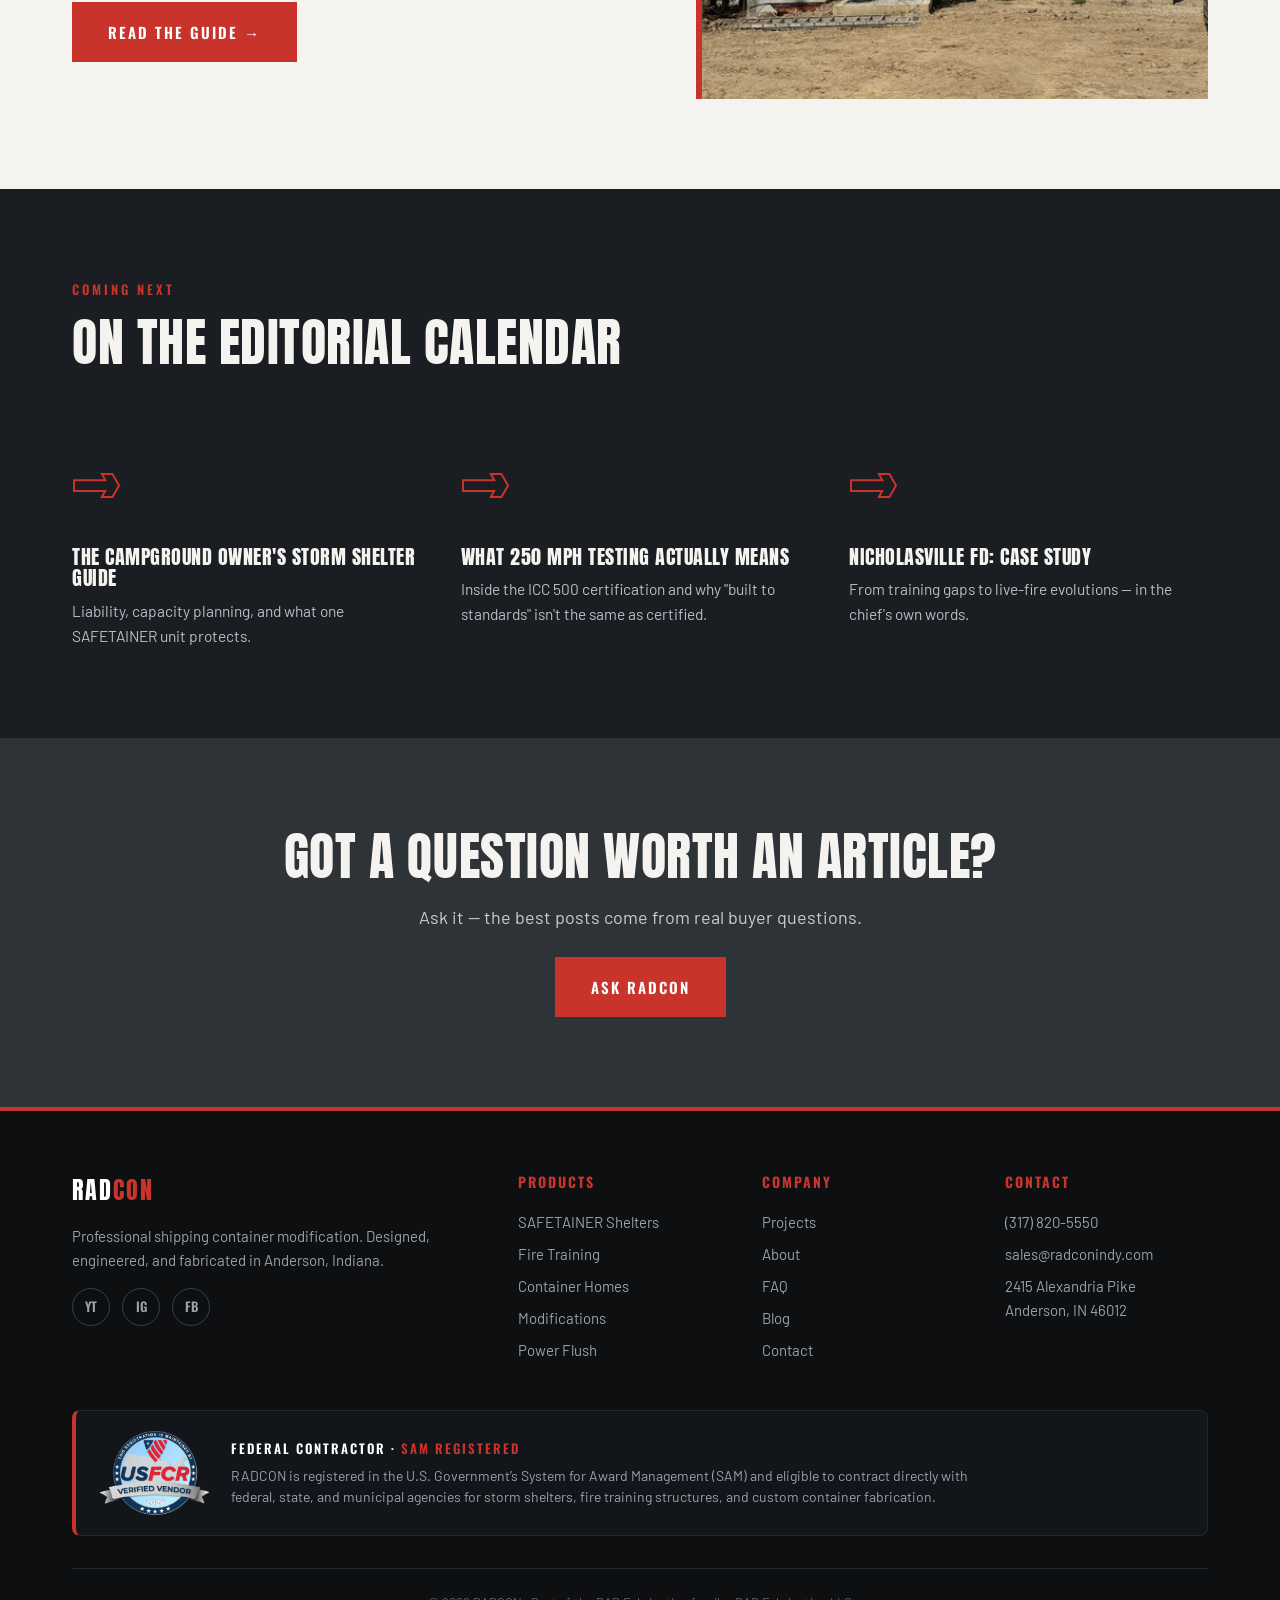
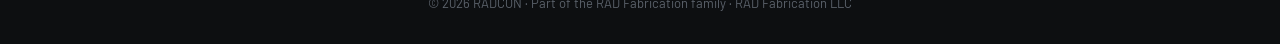
<file: blog.html>
<!DOCTYPE html>
<html lang="en">
<head>
<meta charset="UTF-8">
<meta name="viewport" content="width=device-width, initial-scale=1.0">
<title>Blog | RADCON — Straight Talk From the Shop Floor</title>
<meta name="description" content="Real costs, real specs, real answers — grant guides, cost breakdowns, and container knowledge from the fabricator, not a content farm.">
<link rel="canonical" href="https://www.radconindy.com/blog">
<!-- Social / Open Graph -->
<meta property="og:type" content="website">
<meta property="og:site_name" content="RADCON">
<meta property="og:locale" content="en_US">
<meta property="og:url" content="https://www.radconindy.com/blog">
<meta property="og:title" content="Blog | RADCON — Straight Talk From the Shop Floor">
<meta property="og:description" content="Real costs, real specs, real answers — grant guides, cost breakdowns, and container knowledge from the fabricator, not a content farm.">
<meta property="og:image" content="https://www.radconindy.com/img/safetainer-field.jpg">
<meta property="og:image:alt" content="RADCON container fabrication">
<meta name="twitter:card" content="summary_large_image">
<meta name="twitter:title" content="Blog | RADCON — Straight Talk From the Shop Floor">
<meta name="twitter:description" content="Real costs, real specs, real answers — grant guides, cost breakdowns, and container knowledge from the fabricator, not a content farm.">
<meta name="twitter:image" content="https://www.radconindy.com/img/safetainer-field.jpg">
<link href="https://fonts.googleapis.com/css2?family=Anton&family=Oswald:wght@400;500;600&family=Barlow:wght@400;500;600&display=swap" rel="stylesheet">
<link rel="stylesheet" href="css/style.css">
<script async src="https://www.googletagmanager.com/gtag/js?id=G-8K7NB1ZJ1W"></script>
<script>window.dataLayer=window.dataLayer||[];function gtag(){dataLayer.push(arguments);}gtag('js',new Date());gtag('config','G-8K7NB1ZJ1W');</script>
</head>
<body>

<div class="util"><div class="wrap">
  <a href="mailto:sales@radconindy.com">sales@radconindy.com</a>
  <a class="phone" href="tel:+13178205550">&#128222; (317) 820-5550</a>
</div></div>

<header class="site"><div class="wrap"><nav>
  <a class="logo" href="index.html">RAD<span>CON</span></a>
  <button class="menu-toggle" aria-label="Menu">&#9776;</button>
  <div class="navlinks">
    <a href="index.html">Home</a>
    <a href="shelters.html">Shelters</a>
    <a href="fire-training.html">Fire Training</a>
    <a href="container-homes.html">Homes</a>
    <a href="modifications.html">Modifications</a>
    <a href="projects.html">Projects</a>
    <a href="blog.html">Blog</a>
    <a href="about.html">About</a>
    <a class="btn btn-solid" href="contact.html">Get a Quote</a>
  </div>
</nav></div></header>

<section class="hero short" style="min-height:44vh">
  <div class="bg" style="background:linear-gradient(120deg,#1A1D21 0%,#2E3338 60%,#3a2422 100%)"></div>
  <div class="wrap">
    <div class="eyebrow">The RADCON Blog</div>
    <h1>Straight Talk From <span class="accent">the Shop Floor</span></h1>
    <p class="sub">Real costs, real specs, real answers — written by the fabricator, not a content farm.</p>
  </div>
</section>

<section class="light"><div class="wrap">
  <div class="eyebrow">Featured</div>
  <div class="split" style="margin-top:20px">
    <a class="photo rv" href="afg-grant-guide.html" style="display:block;background-image:url('img/burn-tray.jpg')"></a>
    <div>
      <div class="eyebrow">Fire Training &middot; Grant Funding</div>
      <h2 class="rv" style="font-size:clamp(26px,3.4vw,40px)">How Fire Departments Pay for Training Structures: The AFG Grant Guide</h2>
      <p style="color:var(--gray-dark);margin-top:16px">The annual AFG rhythm, the five-document checklist to prepare before the window opens, and how to spec a container training structure your application can win with. FEMA awarded $324 million last cycle.</p>
      <p style="margin-top:12px;font-size:14px;color:#8a8578;font-family:'Oswald',sans-serif;letter-spacing:1px">JULY 2026 &middot; 6 MIN READ</p>
      <a class="btn btn-solid" style="margin-top:20px" href="afg-grant-guide.html">Read the Guide &rarr;</a>
    </div>
  </div>
  <div class="split" style="margin-top:80px">
    <div>
      <div class="eyebrow">Container Homes &middot; Costs &amp; Permits</div>
      <h2 class="rv" style="font-size:clamp(26px,3.4vw,40px)">What a Container Home Really Costs in Indiana (2026 Guide)</h2>
      <p style="color:var(--gray-dark);margin-top:16px">The blogs say $15K&ndash;$50K. Those are unfinished shells. The real number for a code-compliant, insulated home is $150,000 to over $1 million — and this guide breaks down what drives it, how county permitting works, and the ten questions that separate real builders from brokers.</p>
      <p style="margin-top:12px;font-size:14px;color:#8a8578;font-family:'Oswald',sans-serif;letter-spacing:1px">JULY 2026 &middot; 8 MIN READ</p>
      <a class="btn btn-solid" style="margin-top:20px" href="container-home-cost-indiana.html">Read the Guide &rarr;</a>
    </div>
    <a class="photo rv" href="container-home-cost-indiana.html" style="display:block;background-image:url('img/levi-house.jpg')"></a>
  </div>
</div></section>

<section class="dark"><div class="wrap">
  <div class="eyebrow">Coming Next</div>
  <h2 class="rv">On the Editorial Calendar</h2>
  <div class="steps three">
    <div class="step rv"><div class="n">&rarr;</div><h3>The Campground Owner's Storm Shelter Guide</h3><p>Liability, capacity planning, and what one SAFETAINER unit protects.</p></div>
    <div class="step rv"><div class="n">&rarr;</div><h3>What 250 MPH Testing Actually Means</h3><p>Inside the ICC 500 certification and why "built to standards" isn't the same as certified.</p></div>
    <div class="step rv"><div class="n">&rarr;</div><h3>Nicholasville FD: Case Study</h3><p>From training gaps to live-fire evolutions — in the chief's own words.</p></div>
  </div>
</div></section>

<section class="steel center"><div class="wrap">
  <h2 class="rv">Got a Question Worth an Article?</h2>
  <p style="margin-top:18px;color:#c9cdd2">Ask it — the best posts come from real buyer questions.</p>
  <a class="btn btn-solid" style="margin-top:26px" href="contact.html">Ask RADCON</a>
</div></section>

<footer><div class="wrap">
  <div class="fgrid">
    <div>
      <a class="logo" style="font-size:24px" href="index.html">RAD<span>CON</span></a>
      <p style="margin-top:14px">Professional shipping container modification. Designed, engineered, and fabricated in Anderson, Indiana.</p>
      <div class="socials">
        <a href="http://www.youtube.com/@RADCONINDY" target="_blank" rel="noopener" title="YouTube">YT</a>
        <a href="http://www.instagram.com/radcon_indy" target="_blank" rel="noopener" title="Instagram">IG</a>
        <a href="http://www.facebook.com/radcon" target="_blank" rel="noopener" title="Facebook">FB</a>
      </div>
    </div>
    <div><h4>Products</h4><a href="shelters.html">SAFETAINER Shelters</a><a href="fire-training.html">Fire Training</a><a href="container-homes.html">Container Homes</a><a href="modifications.html">Modifications</a><a href="power-flush.html">Power Flush</a></div>
    <div><h4>Company</h4><a href="projects.html">Projects</a><a href="about.html">About</a><a href="faq.html">FAQ</a><a href="blog.html">Blog</a><a href="contact.html">Contact</a></div>
    <div><h4>Contact</h4><p>(317) 820-5550</p><p>sales@radconindy.com</p><p>2415 Alexandria Pike<br>Anderson, IN 46012</p></div>
  </div>
  <div class="sam-strip">
    <a href="https://usfcr.com" target="_blank" rel="noopener" title="US Federal Contractor Registration System for Award Management Verified Vendor Seal"><img src="img/verified-vendor-seal-2026-sm.png" alt="USFCR Verified Vendor" loading="lazy"></a>
    <div>
      <h5>Federal Contractor &middot; <span>SAM Registered</span></h5>
      <p>RADCON is registered in the U.S. Government&rsquo;s System for Award Management (SAM) and eligible to contract directly with federal, state, and municipal agencies for storm shelters, fire training structures, and custom container fabrication.</p>
    </div>
  </div>
  <div class="fine">&copy; 2026 RADCON &middot; Part of the RAD Fabrication family &middot; RAD Fabrication LLC</div>
</div></footer>

<script src="js/main.js"></script>
</body>
</html>
</file>
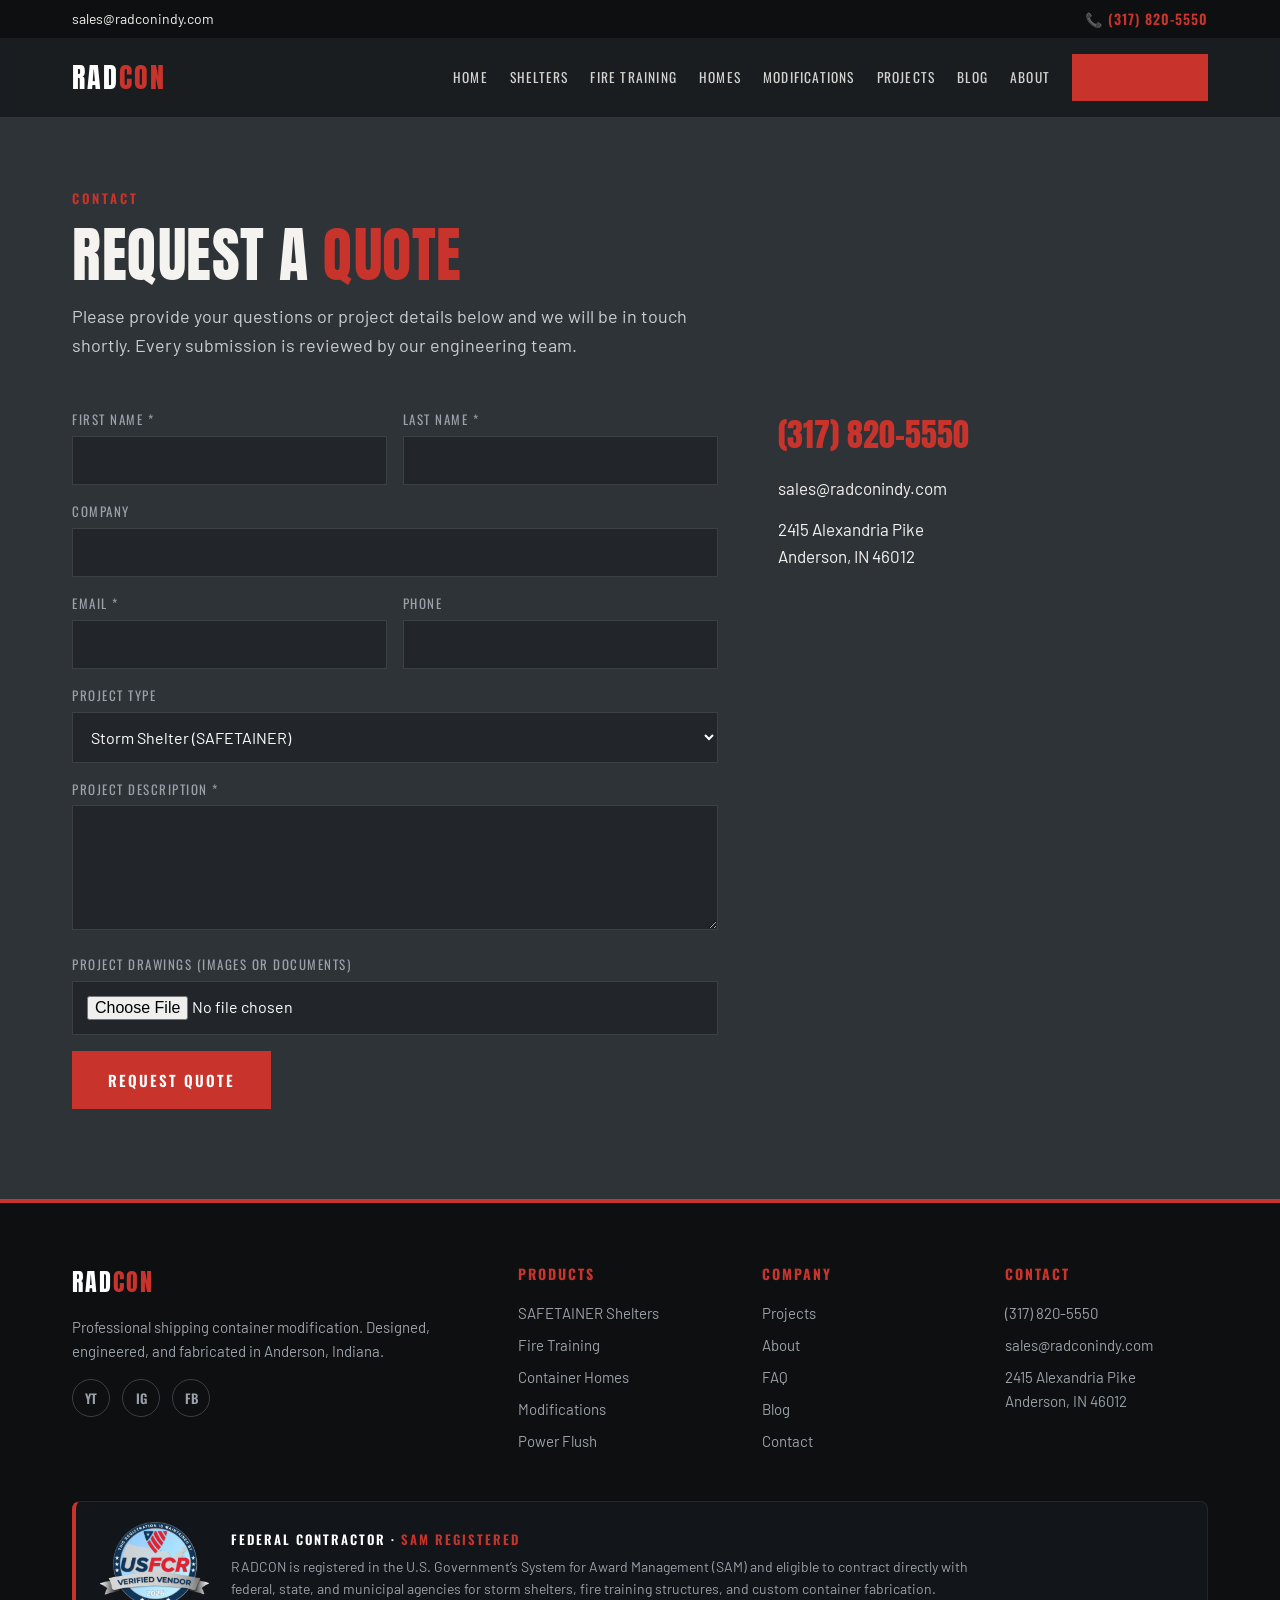
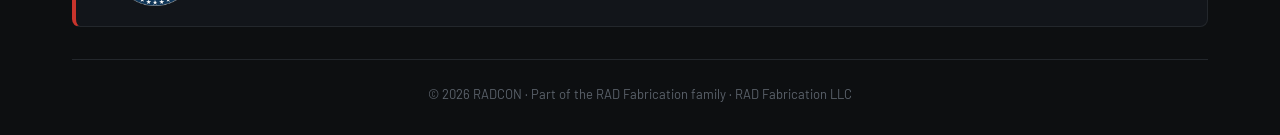
<file: contact.html>
<!DOCTYPE html>
<html lang="en">
<head>
<meta charset="UTF-8">
<meta name="viewport" content="width=device-width, initial-scale=1.0">
<title>Get a Quote | RADCON – (317) 820-5550 – Anderson, IN</title>
<meta name="description" content="Request a quote for shelters, fire training structures, container homes or custom modifications. Our engineering team reviews every submission.">
<link rel="canonical" href="https://www.radconindy.com/contact">
<!-- Social / Open Graph -->
<meta property="og:type" content="website">
<meta property="og:site_name" content="RADCON">
<meta property="og:locale" content="en_US">
<meta property="og:url" content="https://www.radconindy.com/contact">
<meta property="og:title" content="Get a Quote | RADCON – (317) 820-5550 – Anderson, IN">
<meta property="og:description" content="Request a quote for shelters, fire training structures, container homes or custom modifications. Our engineering team reviews every submission.">
<meta property="og:image" content="https://www.radconindy.com/img/safetainer-field.jpg">
<meta property="og:image:alt" content="RADCON facility in Anderson, Indiana">
<meta name="twitter:card" content="summary_large_image">
<meta name="twitter:title" content="Get a Quote | RADCON – (317) 820-5550 – Anderson, IN">
<meta name="twitter:description" content="Request a quote for shelters, fire training structures, container homes or custom modifications. Our engineering team reviews every submission.">
<meta name="twitter:image" content="https://www.radconindy.com/img/safetainer-field.jpg">
<link href="https://fonts.googleapis.com/css2?family=Anton&family=Oswald:wght@400;500;600&family=Barlow:wght@400;500;600&display=swap" rel="stylesheet">
<link rel="stylesheet" href="css/style.css">
<script async src="https://www.googletagmanager.com/gtag/js?id=G-8K7NB1ZJ1W"></script>
<script>window.dataLayer=window.dataLayer||[];function gtag(){dataLayer.push(arguments);}gtag('js',new Date());gtag('config','G-8K7NB1ZJ1W');</script>
</head>
<body>

<div class="util"><div class="wrap">
  <a href="mailto:sales@radconindy.com">sales@radconindy.com</a>
  <a class="phone" href="tel:+13178205550">&#128222; (317) 820-5550</a>
</div></div>

<header class="site"><div class="wrap"><nav>
  <a class="logo" href="index.html">RAD<span>CON</span></a>
  <button class="menu-toggle" aria-label="Menu">&#9776;</button>
  <div class="navlinks">
    <a href="index.html">Home</a>
    <a href="shelters.html">Shelters</a>
    <a href="fire-training.html">Fire Training</a>
    <a href="container-homes.html">Homes</a>
    <a href="modifications.html">Modifications</a>
    <a href="projects.html">Projects</a>
    <a href="blog.html">Blog</a>
    <a href="about.html">About</a>
    <a class="btn btn-solid" href="contact.html">Get a Quote</a>
  </div>
</nav></div></header>

<section class="steel" style="padding-top:70px"><div class="wrap">
  <div class="eyebrow">Contact</div>
  <h1 style="font-size:clamp(38px,5vw,60px)">Request a <span style="color:var(--red)">Quote</span></h1>
  <p style="margin-top:14px;color:#c9cdd2;max-width:640px">Please provide your questions or project details below and we will be in touch shortly. Every submission is reviewed by our engineering team.</p>
  <div class="formgrid">
    <form name="quote" method="POST" data-netlify="true" netlify-honeypot="bot-field" action="thanks.html" enctype="multipart/form-data">
      <input type="hidden" name="form-name" value="quote">
      <p style="display:none"><input name="bot-field"></p>
      <div class="two">
        <div class="field"><label>First Name *</label><input name="first-name" required></div>
        <div class="field"><label>Last Name *</label><input name="last-name" required></div>
      </div>
      <div class="field"><label>Company</label><input name="company"></div>
      <div class="two">
        <div class="field"><label>Email *</label><input type="email" name="email" required></div>
        <div class="field"><label>Phone</label><input type="tel" name="phone"></div>
      </div>
      <div class="field"><label>Project Type</label>
        <select name="project-type">
          <option>Storm Shelter (SAFETAINER)</option>
          <option>Fire Training Structure</option>
          <option>Container Home</option>
          <option>Custom Modification</option>
          <option>Power Flush Unit</option>
          <option>Other</option>
        </select>
      </div>
      <div class="field"><label>Project Description *</label><textarea name="description" rows="5" required></textarea></div>
      <div class="field"><label>Project Drawings (images or documents)</label><input type="file" name="drawings" accept="image/*,.pdf,.dwg,.doc,.docx"></div>
      <button class="btn btn-solid" type="submit">Request Quote</button>
    </form>
    <div class="contactcard">
      <p class="big"><a href="tel:+13178205550" style="color:var(--red)">(317) 820-5550</a></p>
      <p><a href="mailto:sales@radconindy.com">sales@radconindy.com</a></p>
      <p>2415 Alexandria Pike<br>Anderson, IN 46012</p>
      <iframe title="RADCON location map" src="https://www.google.com/maps?q=2415+Alexandria+Pike,+Anderson,+IN+46012&output=embed" style="width:100%;height:280px;border:0;margin-top:14px" loading="lazy"></iframe>
    </div>
  </div>
</div></section>

<footer><div class="wrap">
  <div class="fgrid">
    <div>
      <a class="logo" style="font-size:24px" href="index.html">RAD<span>CON</span></a>
      <p style="margin-top:14px">Professional shipping container modification. Designed, engineered, and fabricated in Anderson, Indiana.</p>
      <div class="socials">
        <a href="http://www.youtube.com/@RADCONINDY" target="_blank" rel="noopener" title="YouTube">YT</a>
        <a href="http://www.instagram.com/radcon_indy" target="_blank" rel="noopener" title="Instagram">IG</a>
        <a href="http://www.facebook.com/radcon" target="_blank" rel="noopener" title="Facebook">FB</a>
      </div>
    </div>
    <div><h4>Products</h4><a href="shelters.html">SAFETAINER Shelters</a><a href="fire-training.html">Fire Training</a><a href="container-homes.html">Container Homes</a><a href="modifications.html">Modifications</a><a href="power-flush.html">Power Flush</a></div>
    <div><h4>Company</h4><a href="projects.html">Projects</a><a href="about.html">About</a><a href="faq.html">FAQ</a><a href="blog.html">Blog</a><a href="contact.html">Contact</a></div>
    <div><h4>Contact</h4><p>(317) 820-5550</p><p>sales@radconindy.com</p><p>2415 Alexandria Pike<br>Anderson, IN 46012</p></div>
  </div>
  <div class="sam-strip">
    <a href="https://usfcr.com" target="_blank" rel="noopener" title="US Federal Contractor Registration System for Award Management Verified Vendor Seal"><img src="img/verified-vendor-seal-2026-sm.png" alt="USFCR Verified Vendor" loading="lazy"></a>
    <div>
      <h5>Federal Contractor &middot; <span>SAM Registered</span></h5>
      <p>RADCON is registered in the U.S. Government&rsquo;s System for Award Management (SAM) and eligible to contract directly with federal, state, and municipal agencies for storm shelters, fire training structures, and custom container fabrication.</p>
    </div>
  </div>
  <div class="fine">&copy; 2026 RADCON &middot; Part of the RAD Fabrication family &middot; RAD Fabrication LLC</div>
</div></footer>

<script src="js/main.js"></script>
</body>
</html>
</file>
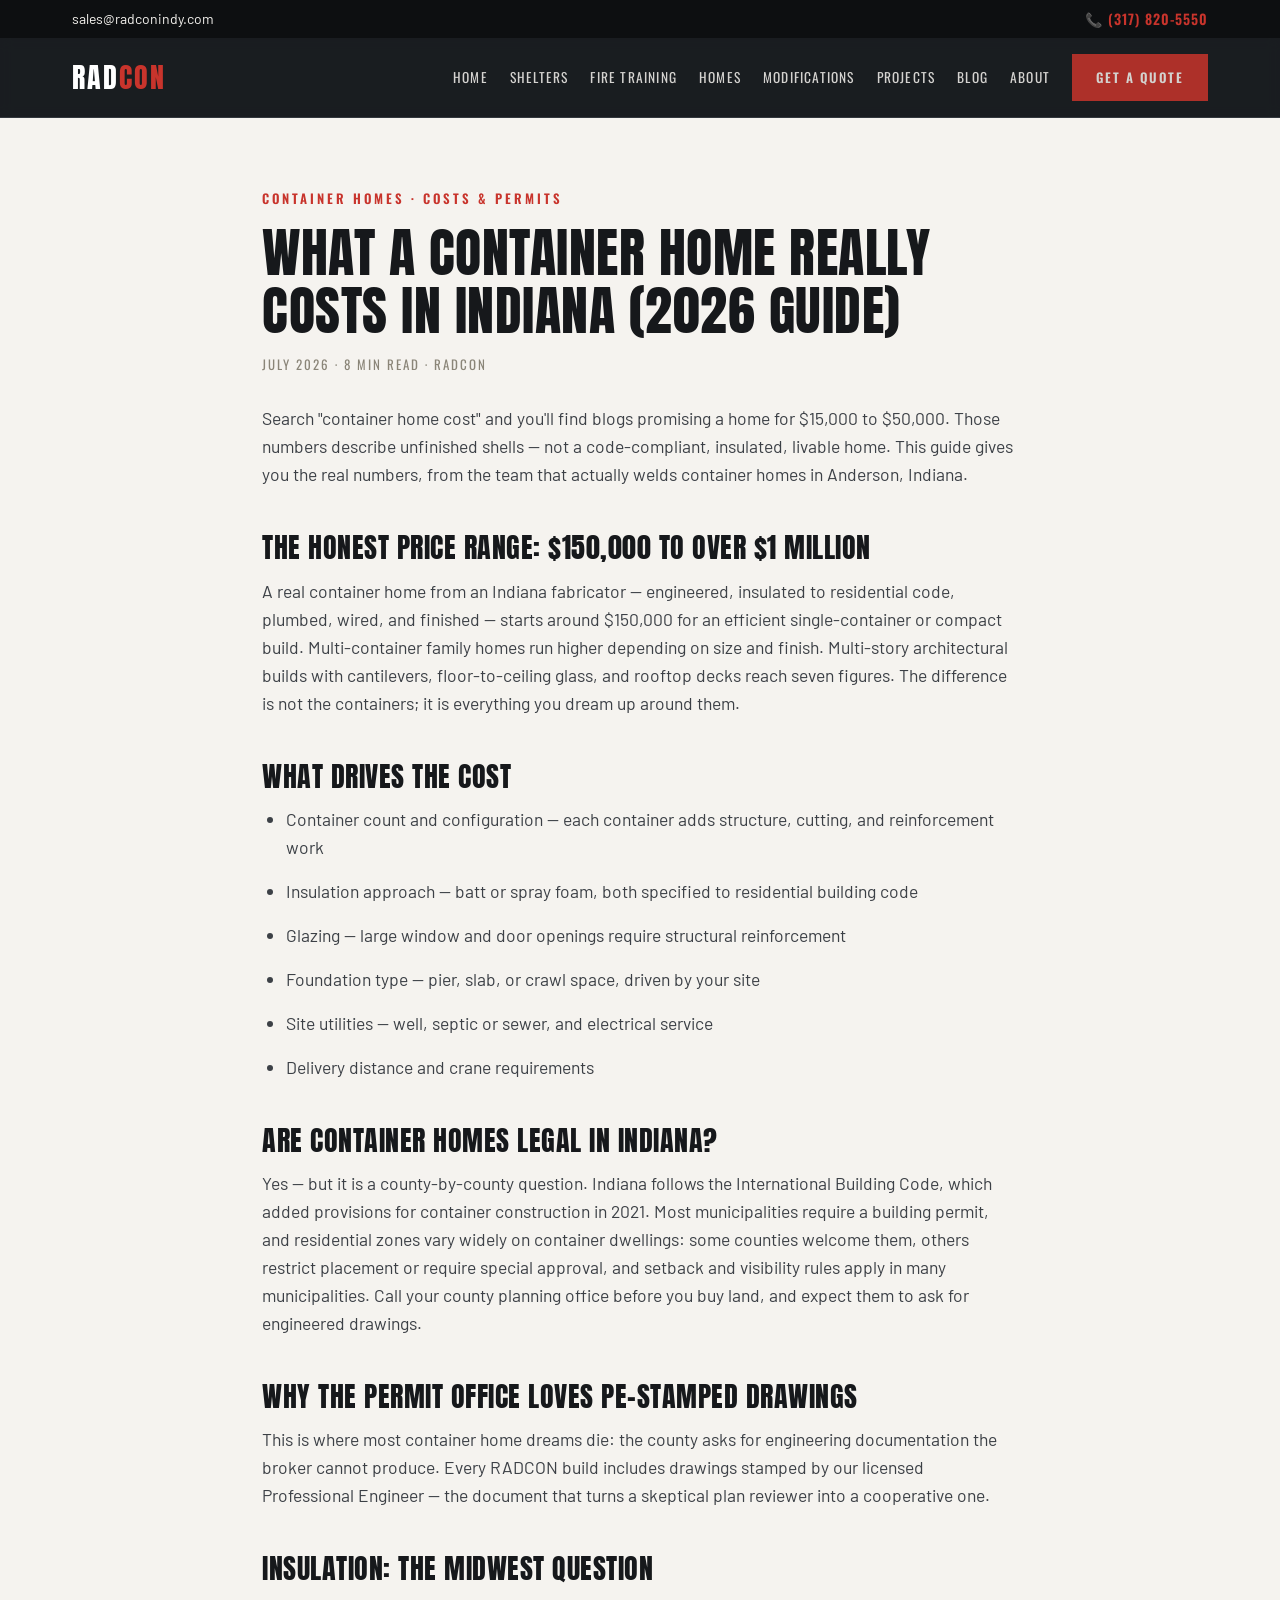
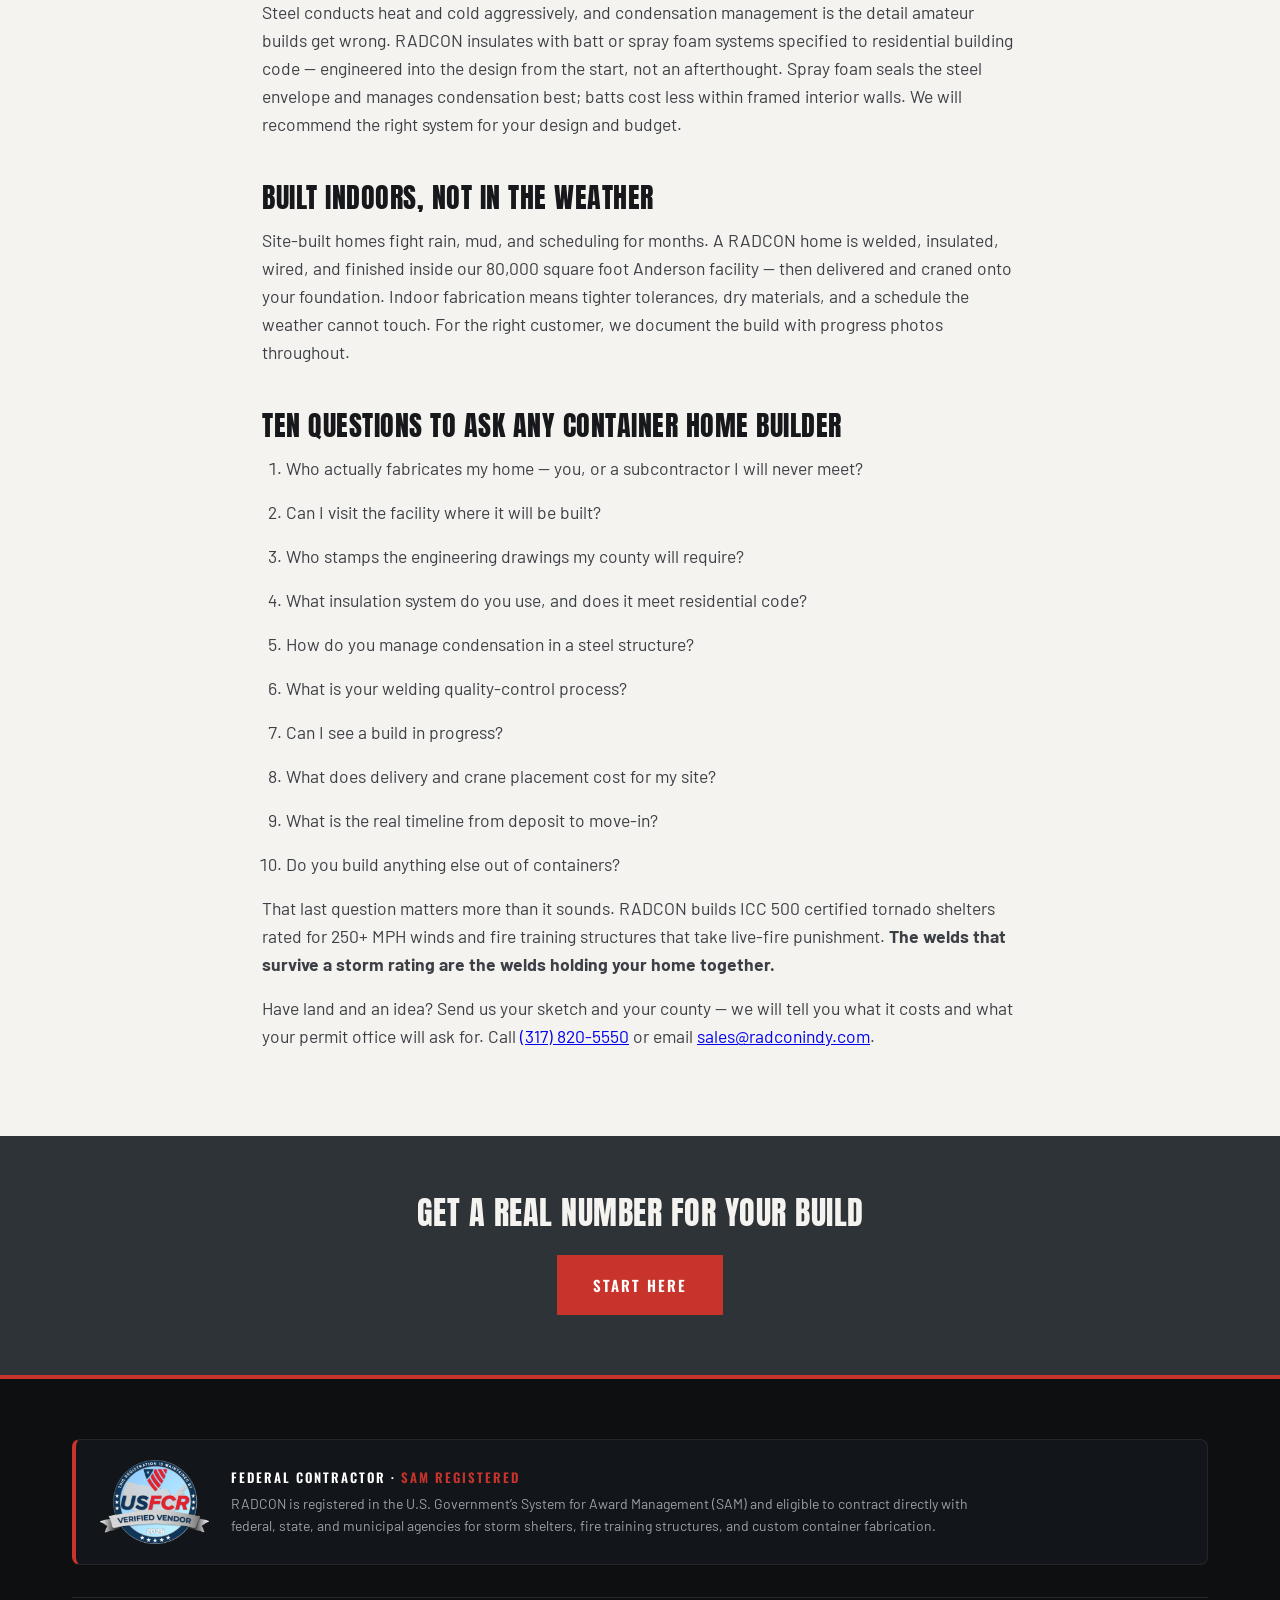
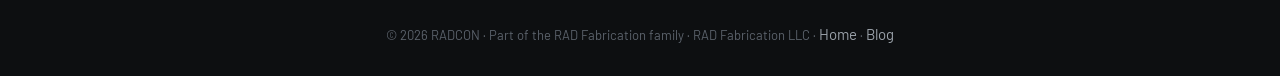
<file: container-home-cost-indiana.html>
<!DOCTYPE html>
<html lang="en">
<head>
<meta charset="UTF-8">
<meta name="viewport" content="width=device-width, initial-scale=1.0">
<title>What a Container Home Really Costs in Indiana (2026 Guide) | RADCON</title>
<meta name="description" content="Real numbers from the fabricator: what container homes cost in Indiana ($150K–$1M+), how permitting works, and the questions that separate builders from brokers.">
<link rel="canonical" href="https://www.radconindy.com/container-home-cost-indiana">
<!-- Social / Open Graph -->
<meta property="og:type" content="article">
<meta property="og:site_name" content="RADCON">
<meta property="og:locale" content="en_US">
<meta property="og:url" content="https://www.radconindy.com/container-home-cost-indiana">
<meta property="og:title" content="What a Container Home Really Costs in Indiana (2026 Guide) | RADCON">
<meta property="og:description" content="Real numbers from the fabricator: what container homes cost in Indiana ($150K–$1M+), how permitting works, and the questions that separate builders from brokers.">
<meta property="og:image" content="https://www.radconindy.com/img/levi-house.jpg">
<meta property="og:image:alt" content="Custom container home built in Indiana">
<meta name="twitter:card" content="summary_large_image">
<meta name="twitter:title" content="What a Container Home Really Costs in Indiana (2026 Guide) | RADCON">
<meta name="twitter:description" content="Real numbers from the fabricator: what container homes cost in Indiana ($150K–$1M+), how permitting works, and the questions that separate builders from brokers.">
<meta name="twitter:image" content="https://www.radconindy.com/img/levi-house.jpg">
<link href="https://fonts.googleapis.com/css2?family=Anton&family=Oswald:wght@400;500;600&family=Barlow:wght@400;500;600&display=swap" rel="stylesheet">
<link rel="stylesheet" href="css/style.css">
<script async src="https://www.googletagmanager.com/gtag/js?id=G-8K7NB1ZJ1W"></script>
<script>window.dataLayer=window.dataLayer||[];function gtag(){dataLayer.push(arguments);}gtag('js',new Date());gtag('config','G-8K7NB1ZJ1W');</script>
</head>
<body>

<div class="util"><div class="wrap">
  <a href="mailto:sales@radconindy.com">sales@radconindy.com</a>
  <a class="phone" href="tel:+13178205550">&#128222; (317) 820-5550</a>
</div></div>

<header class="site"><div class="wrap"><nav>
  <a class="logo" href="index.html">RAD<span>CON</span></a>
  <button class="menu-toggle" aria-label="Menu">&#9776;</button>
  <div class="navlinks">
    <a href="index.html">Home</a>
    <a href="shelters.html">Shelters</a>
    <a href="fire-training.html">Fire Training</a>
    <a href="container-homes.html">Homes</a>
    <a href="modifications.html">Modifications</a>
    <a href="projects.html">Projects</a>
    <a href="blog.html">Blog</a>
    <a href="about.html">About</a>
    <a class="btn btn-solid" href="contact.html">Get a Quote</a>
  </div>
</nav></div></header>

<section class="light" style="padding:0">
<article class="article">
  <div class="eyebrow">Container Homes &middot; Costs &amp; Permits</div>
  <h1>What a Container Home Really Costs in Indiana (2026 Guide)</h1>
  <p class="meta">July 2026 &middot; 8 min read &middot; RADCON</p>

  <p>Search "container home cost" and you'll find blogs promising a home for $15,000 to $50,000. Those numbers describe unfinished shells — not a code-compliant, insulated, livable home. This guide gives you the real numbers, from the team that actually welds container homes in Anderson, Indiana.</p>

  <h2>The honest price range: $150,000 to over $1 million</h2>
  <p>A real container home from an Indiana fabricator — engineered, insulated to residential code, plumbed, wired, and finished — starts around $150,000 for an efficient single-container or compact build. Multi-container family homes run higher depending on size and finish. Multi-story architectural builds with cantilevers, floor-to-ceiling glass, and rooftop decks reach seven figures. The difference is not the containers; it is everything you dream up around them.</p>

  <h2>What drives the cost</h2>
  <ul>
    <li>Container count and configuration — each container adds structure, cutting, and reinforcement work</li>
    <li>Insulation approach — batt or spray foam, both specified to residential building code</li>
    <li>Glazing — large window and door openings require structural reinforcement</li>
    <li>Foundation type — pier, slab, or crawl space, driven by your site</li>
    <li>Site utilities — well, septic or sewer, and electrical service</li>
    <li>Delivery distance and crane requirements</li>
  </ul>

  <h2>Are container homes legal in Indiana?</h2>
  <p>Yes — but it is a county-by-county question. Indiana follows the International Building Code, which added provisions for container construction in 2021. Most municipalities require a building permit, and residential zones vary widely on container dwellings: some counties welcome them, others restrict placement or require special approval, and setback and visibility rules apply in many municipalities. Call your county planning office before you buy land, and expect them to ask for engineered drawings.</p>

  <h2>Why the permit office loves PE-stamped drawings</h2>
  <p>This is where most container home dreams die: the county asks for engineering documentation the broker cannot produce. Every RADCON build includes drawings stamped by our licensed Professional Engineer — the document that turns a skeptical plan reviewer into a cooperative one.</p>

  <h2>Insulation: the Midwest question</h2>
  <p>Steel conducts heat and cold aggressively, and condensation management is the detail amateur builds get wrong. RADCON insulates with batt or spray foam systems specified to residential building code — engineered into the design from the start, not an afterthought. Spray foam seals the steel envelope and manages condensation best; batts cost less within framed interior walls. We will recommend the right system for your design and budget.</p>

  <h2>Built indoors, not in the weather</h2>
  <p>Site-built homes fight rain, mud, and scheduling for months. A RADCON home is welded, insulated, wired, and finished inside our 80,000 square foot Anderson facility — then delivered and craned onto your foundation. Indoor fabrication means tighter tolerances, dry materials, and a schedule the weather cannot touch. For the right customer, we document the build with progress photos throughout.</p>

  <h2>Ten questions to ask any container home builder</h2>
  <ol>
    <li>Who actually fabricates my home — you, or a subcontractor I will never meet?</li>
    <li>Can I visit the facility where it will be built?</li>
    <li>Who stamps the engineering drawings my county will require?</li>
    <li>What insulation system do you use, and does it meet residential code?</li>
    <li>How do you manage condensation in a steel structure?</li>
    <li>What is your welding quality-control process?</li>
    <li>Can I see a build in progress?</li>
    <li>What does delivery and crane placement cost for my site?</li>
    <li>What is the real timeline from deposit to move-in?</li>
    <li>Do you build anything else out of containers?</li>
  </ol>

  <p>That last question matters more than it sounds. RADCON builds ICC 500 certified tornado shelters rated for 250+ MPH winds and fire training structures that take live-fire punishment. <strong>The welds that survive a storm rating are the welds holding your home together.</strong></p>

  <p>Have land and an idea? Send us your sketch and your county — we will tell you what it costs and what your permit office will ask for. Call <a href="tel:+13178205550">(317) 820-5550</a> or email <a href="mailto:sales@radconindy.com">sales@radconindy.com</a>.</p>
</article>
</section>

<section class="steel center" style="padding:60px 0"><div class="wrap">
  <h2 class="rv" style="font-size:32px">Get a Real Number for Your Build</h2>
  <a class="btn btn-solid" style="margin-top:24px" href="contact.html">Start Here</a>
</div></section>

<footer><div class="wrap">
  <div class="sam-strip">
    <a href="https://usfcr.com" target="_blank" rel="noopener" title="US Federal Contractor Registration System for Award Management Verified Vendor Seal"><img src="img/verified-vendor-seal-2026-sm.png" alt="USFCR Verified Vendor" loading="lazy"></a>
    <div>
      <h5>Federal Contractor &middot; <span>SAM Registered</span></h5>
      <p>RADCON is registered in the U.S. Government&rsquo;s System for Award Management (SAM) and eligible to contract directly with federal, state, and municipal agencies for storm shelters, fire training structures, and custom container fabrication.</p>
    </div>
  </div>
  <div class="fine">&copy; 2026 RADCON &middot; Part of the RAD Fabrication family &middot; RAD Fabrication LLC &middot; <a href="index.html" style="display:inline">Home</a> &middot; <a href="blog.html" style="display:inline">Blog</a></div>
</div></footer>

<script src="js/main.js"></script>
</body>
</html>
</file>
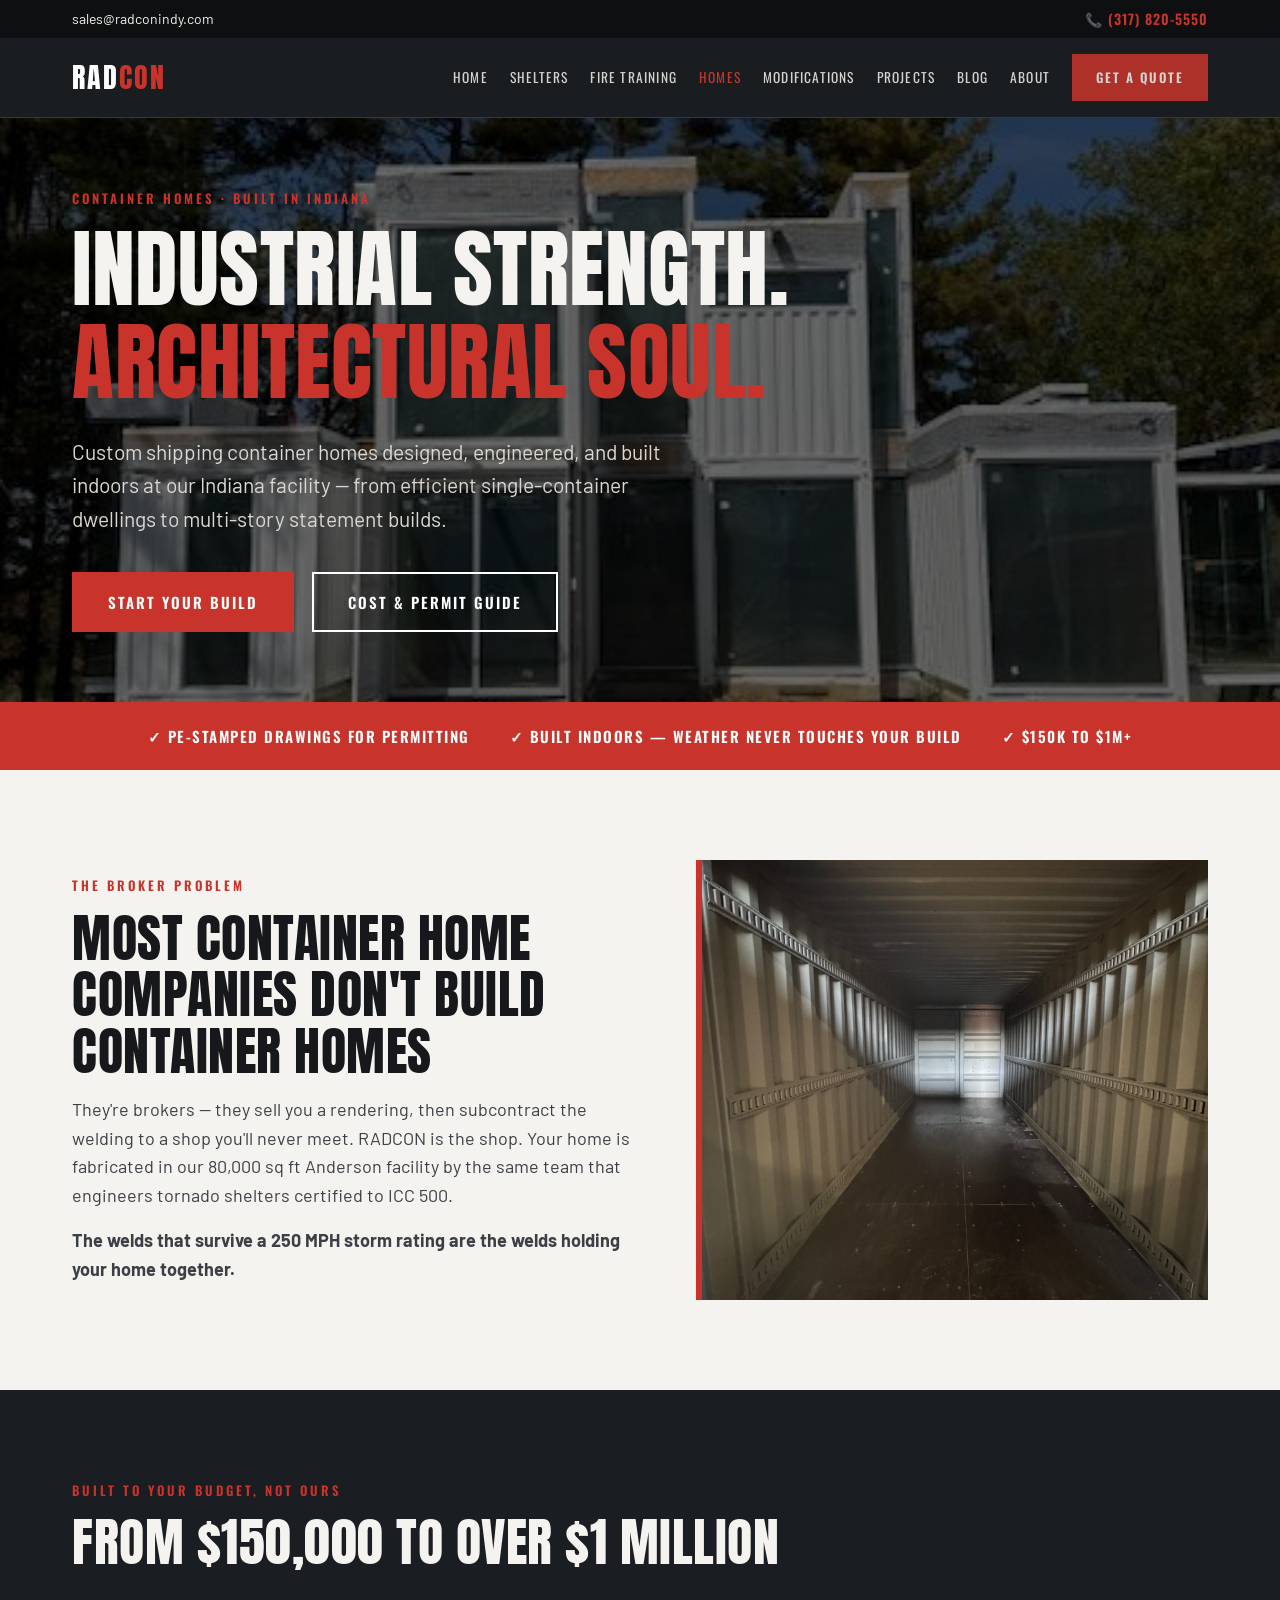
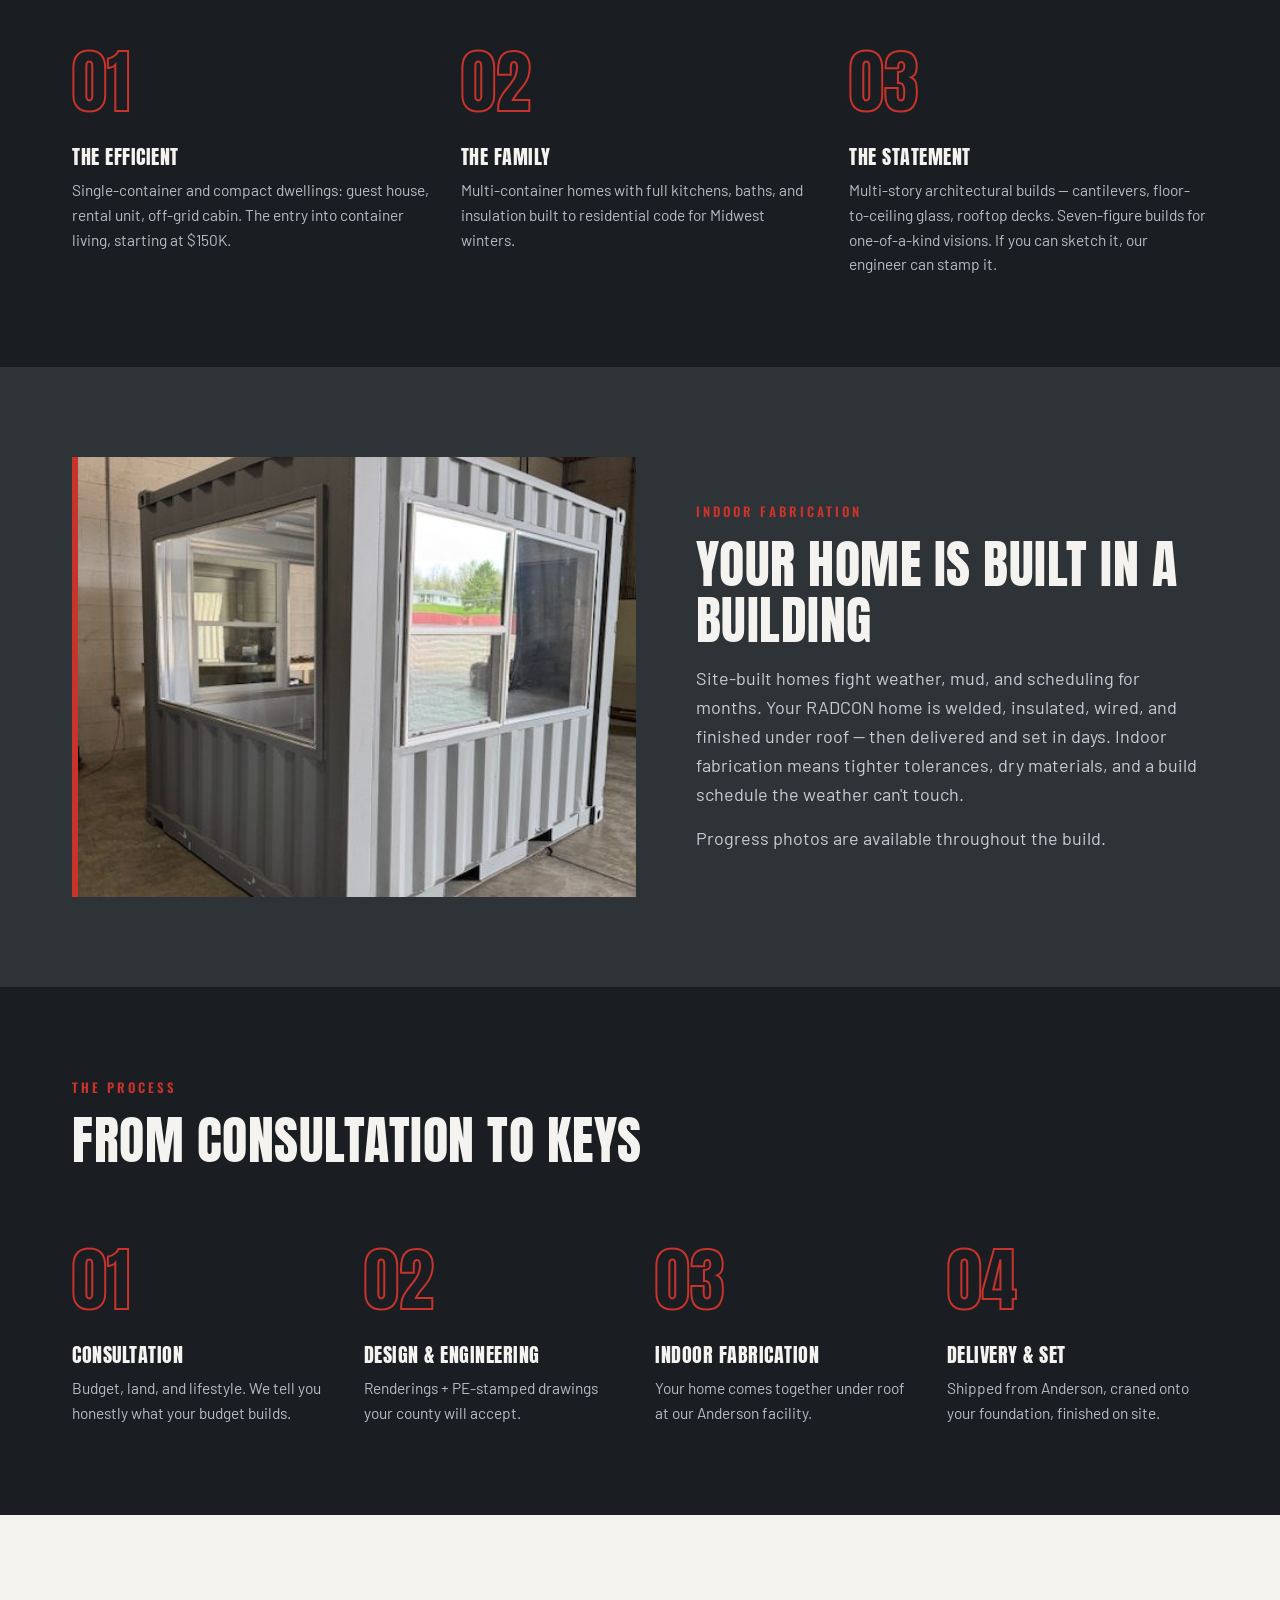
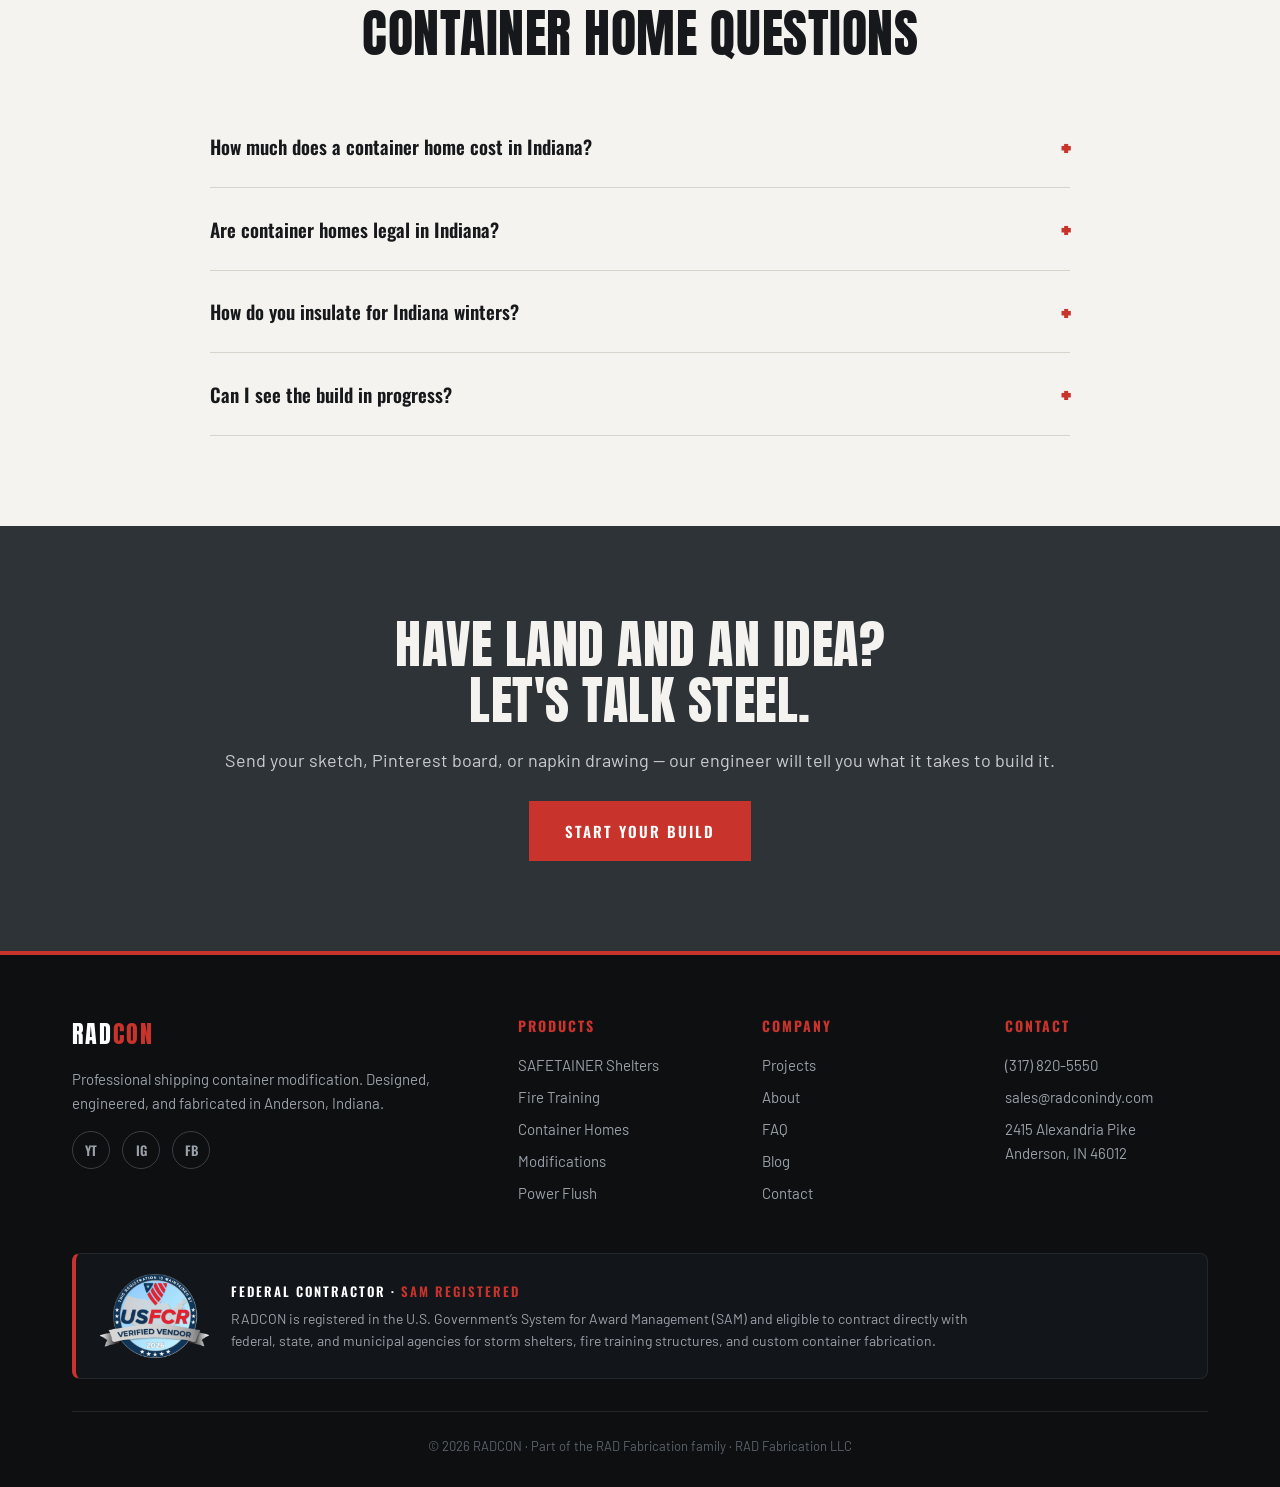
<file: container-homes.html>
<!DOCTYPE html>
<html lang="en">
<head>
<meta charset="UTF-8">
<meta name="viewport" content="width=device-width, initial-scale=1.0">
<title>Custom Shipping Container Homes in Indiana | RADCON</title>
<meta name="description" content="Container homes engineered &amp; built indoors in Anderson, IN — from $150K dwellings to $1M+ custom builds. PE-stamped drawings for permitting. Get your quote.">
<link rel="canonical" href="https://www.radconindy.com/container-homes">
<!-- Social / Open Graph -->
<meta property="og:type" content="website">
<meta property="og:site_name" content="RADCON">
<meta property="og:locale" content="en_US">
<meta property="og:url" content="https://www.radconindy.com/container-homes">
<meta property="og:title" content="Custom Shipping Container Homes in Indiana | RADCON">
<meta property="og:description" content="Container homes engineered &amp; built indoors in Anderson, IN — from $150K dwellings to $1M+ custom builds. PE-stamped drawings for permitting. Get your quote.">
<meta property="og:image" content="https://www.radconindy.com/img/levi-house.jpg">
<meta property="og:image:alt" content="Custom shipping container home built in Indiana">
<meta name="twitter:card" content="summary_large_image">
<meta name="twitter:title" content="Custom Shipping Container Homes in Indiana | RADCON">
<meta name="twitter:description" content="Container homes engineered &amp; built indoors in Anderson, IN — from $150K dwellings to $1M+ custom builds. PE-stamped drawings for permitting. Get your quote.">
<meta name="twitter:image" content="https://www.radconindy.com/img/levi-house.jpg">
<script type="application/ld+json">
{"@context":"https://schema.org","@type":"FAQPage","mainEntity":[{"@type":"Question","name":"How much does a container home cost in Indiana?","acceptedAnswer":{"@type":"Answer","text":"A real, code-compliant, insulated home runs $150,000 to over $1 million depending on size, container count, glazing, and finish. Read our full cost & permit guide."}},{"@type":"Question","name":"Are container homes legal in Indiana?","acceptedAnswer":{"@type":"Answer","text":"Yes — county by county. Indiana follows the IBC, which added container provisions in 2021. Our PE-stamped drawings are the document that turns a skeptical plan reviewer into a cooperative one."}},{"@type":"Question","name":"How do you insulate for Indiana winters?","acceptedAnswer":{"@type":"Answer","text":"Batt or spray foam insulation, specified to meet residential building code — engineered into the design, not an afterthought."}},{"@type":"Question","name":"Can I see the build in progress?","acceptedAnswer":{"@type":"Answer","text":"Your home is built under roof at our Anderson facility — progress photos are available throughout the build, and facility visits can be arranged."}}]}
</script>
<script type="application/ld+json">
{"@context":"https://schema.org","@type":"Service","serviceType":"Container Home Design and Construction","name":"Custom Shipping Container Homes","provider":{"@type":"Organization","name":"RADCON","url":"https://www.radconindy.com/"},"areaServed":{"@type":"Country","name":"United States"},"description":"Custom shipping container homes engineered and fabricated indoors in Anderson, Indiana, with PE-stamped drawings for permitting.","url":"https://www.radconindy.com/container-homes"}
</script>
<link href="https://fonts.googleapis.com/css2?family=Anton&family=Oswald:wght@400;500;600&family=Barlow:wght@400;500;600&display=swap" rel="stylesheet">
<link rel="stylesheet" href="css/style.css">
<script async src="https://www.googletagmanager.com/gtag/js?id=G-8K7NB1ZJ1W"></script>
<script>window.dataLayer=window.dataLayer||[];function gtag(){dataLayer.push(arguments);}gtag('js',new Date());gtag('config','G-8K7NB1ZJ1W');</script>
</head>
<body>

<div class="util"><div class="wrap">
  <a href="mailto:sales@radconindy.com">sales@radconindy.com</a>
  <a class="phone" href="tel:+13178205550">&#128222; (317) 820-5550</a>
</div></div>

<header class="site"><div class="wrap"><nav>
  <a class="logo" href="index.html">RAD<span>CON</span></a>
  <button class="menu-toggle" aria-label="Menu">&#9776;</button>
  <div class="navlinks">
    <a href="index.html">Home</a>
    <a href="shelters.html">Shelters</a>
    <a href="fire-training.html">Fire Training</a>
    <a href="container-homes.html">Homes</a>
    <a href="modifications.html">Modifications</a>
    <a href="projects.html">Projects</a>
    <a href="blog.html">Blog</a>
    <a href="about.html">About</a>
    <a class="btn btn-solid" href="contact.html">Get a Quote</a>
  </div>
</nav></div></header>

<section class="hero short">
  <div class="bg" style="background-image:url('img/levi-house.jpg')"></div>
  <div class="wrap">
    <div class="eyebrow">Container Homes &middot; Built in Indiana</div>
    <h1>Industrial Strength.<br><span class="accent">Architectural Soul.</span></h1>
    <p class="sub">Custom shipping container homes designed, engineered, and built indoors at our Indiana facility — from efficient single-container dwellings to multi-story statement builds.</p>
    <div class="ctas"><a class="btn btn-solid" href="contact.html">Start Your Build</a><a class="btn btn-ghost" href="container-home-cost-indiana.html">Cost &amp; Permit Guide</a></div>
  </div>
</section>

<div class="certbar"><div class="wrap">
  <span>&#10003; PE-Stamped Drawings for Permitting</span><span>&#10003; Built Indoors — Weather Never Touches Your Build</span><span>&#10003; $150K to $1M+</span>
</div></div>

<section class="light"><div class="wrap"><div class="split">
  <div>
    <div class="eyebrow">The Broker Problem</div>
    <h2 class="rv">Most Container Home Companies Don't Build Container Homes</h2>
    <p>They're brokers — they sell you a rendering, then subcontract the welding to a shop you'll never meet. RADCON is the shop. Your home is fabricated in our 80,000 sq ft Anderson facility by the same team that engineers tornado shelters certified to ICC 500.</p>
    <p><strong>The welds that survive a 250 MPH storm rating are the welds holding your home together.</strong></p>
  </div>
  <div class="photo rv" style="background-image:url('img/container-interior.jpg')"></div>
</div></div></section>

<section class="dark"><div class="wrap">
  <div class="eyebrow">Built to Your Budget, Not Ours</div>
  <h2 class="rv">From $150,000 to Over $1 Million</h2>
  <div class="steps three">
    <div class="step rv"><div class="n">01</div><h3>The Efficient</h3><p>Single-container and compact dwellings: guest house, rental unit, off-grid cabin. The entry into container living, starting at $150K.</p></div>
    <div class="step rv"><div class="n">02</div><h3>The Family</h3><p>Multi-container homes with full kitchens, baths, and insulation built to residential code for Midwest winters.</p></div>
    <div class="step rv"><div class="n">03</div><h3>The Statement</h3><p>Multi-story architectural builds — cantilevers, floor-to-ceiling glass, rooftop decks. Seven-figure builds for one-of-a-kind visions. If you can sketch it, our engineer can stamp it.</p></div>
  </div>
</div></section>

<section class="steel"><div class="wrap"><div class="split">
  <div class="photo rv" style="background-image:url('img/shop-module.jpg')"></div>
  <div>
    <div class="eyebrow">Indoor Fabrication</div>
    <h2 class="rv">Your Home Is Built in a Building</h2>
    <p>Site-built homes fight weather, mud, and scheduling for months. Your RADCON home is welded, insulated, wired, and finished under roof — then delivered and set in days. Indoor fabrication means tighter tolerances, dry materials, and a build schedule the weather can't touch.</p>
    <p>Progress photos are available throughout the build.</p>
  </div>
</div></div></section>

<section class="dark"><div class="wrap">
  <div class="eyebrow">The Process</div>
  <h2 class="rv">From Consultation to Keys</h2>
  <div class="steps">
    <div class="step rv"><div class="n">01</div><h3>Consultation</h3><p>Budget, land, and lifestyle. We tell you honestly what your budget builds.</p></div>
    <div class="step rv"><div class="n">02</div><h3>Design &amp; Engineering</h3><p>Renderings + PE-stamped drawings your county will accept.</p></div>
    <div class="step rv"><div class="n">03</div><h3>Indoor Fabrication</h3><p>Your home comes together under roof at our Anderson facility.</p></div>
    <div class="step rv"><div class="n">04</div><h3>Delivery &amp; Set</h3><p>Shipped from Anderson, craned onto your foundation, finished on site.</p></div>
  </div>
</div></section>

<section class="light"><div class="wrap">
  <h2 class="rv center">Container Home Questions</h2>
  <div class="faq">
    <details><summary>How much does a container home cost in Indiana?</summary><p>A real, code-compliant, insulated home runs $150,000 to over $1 million depending on size, container count, glazing, and finish. Read our full <a href="container-home-cost-indiana.html">cost &amp; permit guide</a>.</p></details>
    <details><summary>Are container homes legal in Indiana?</summary><p>Yes — county by county. Indiana follows the IBC, which added container provisions in 2021. Our PE-stamped drawings are the document that turns a skeptical plan reviewer into a cooperative one.</p></details>
    <details><summary>How do you insulate for Indiana winters?</summary><p>Batt or spray foam insulation, specified to meet residential building code — engineered into the design, not an afterthought.</p></details>
    <details><summary>Can I see the build in progress?</summary><p>Your home is built under roof at our Anderson facility — progress photos are available throughout the build, and facility visits can be arranged.</p></details>
  </div>
</div></section>

<section class="steel center"><div class="wrap">
  <h2 class="rv">Have Land and an Idea?<br>Let's Talk Steel.</h2>
  <p style="margin-top:18px;color:#c9cdd2">Send your sketch, Pinterest board, or napkin drawing — our engineer will tell you what it takes to build it.</p>
  <a class="btn btn-solid" style="margin-top:26px" href="contact.html">Start Your Build</a>
</div></section>

<footer><div class="wrap">
  <div class="fgrid">
    <div>
      <a class="logo" style="font-size:24px" href="index.html">RAD<span>CON</span></a>
      <p style="margin-top:14px">Professional shipping container modification. Designed, engineered, and fabricated in Anderson, Indiana.</p>
      <div class="socials">
        <a href="http://www.youtube.com/@RADCONINDY" target="_blank" rel="noopener" title="YouTube">YT</a>
        <a href="http://www.instagram.com/radcon_indy" target="_blank" rel="noopener" title="Instagram">IG</a>
        <a href="http://www.facebook.com/radcon" target="_blank" rel="noopener" title="Facebook">FB</a>
      </div>
    </div>
    <div><h4>Products</h4><a href="shelters.html">SAFETAINER Shelters</a><a href="fire-training.html">Fire Training</a><a href="container-homes.html">Container Homes</a><a href="modifications.html">Modifications</a><a href="power-flush.html">Power Flush</a></div>
    <div><h4>Company</h4><a href="projects.html">Projects</a><a href="about.html">About</a><a href="faq.html">FAQ</a><a href="blog.html">Blog</a><a href="contact.html">Contact</a></div>
    <div><h4>Contact</h4><p>(317) 820-5550</p><p>sales@radconindy.com</p><p>2415 Alexandria Pike<br>Anderson, IN 46012</p></div>
  </div>
  <div class="sam-strip">
    <a href="https://usfcr.com" target="_blank" rel="noopener" title="US Federal Contractor Registration System for Award Management Verified Vendor Seal"><img src="img/verified-vendor-seal-2026-sm.png" alt="USFCR Verified Vendor" loading="lazy"></a>
    <div>
      <h5>Federal Contractor &middot; <span>SAM Registered</span></h5>
      <p>RADCON is registered in the U.S. Government&rsquo;s System for Award Management (SAM) and eligible to contract directly with federal, state, and municipal agencies for storm shelters, fire training structures, and custom container fabrication.</p>
    </div>
  </div>
  <div class="fine">&copy; 2026 RADCON &middot; Part of the RAD Fabrication family &middot; RAD Fabrication LLC</div>
</div></footer>

<script src="js/main.js"></script>
</body>
</html>
</file>
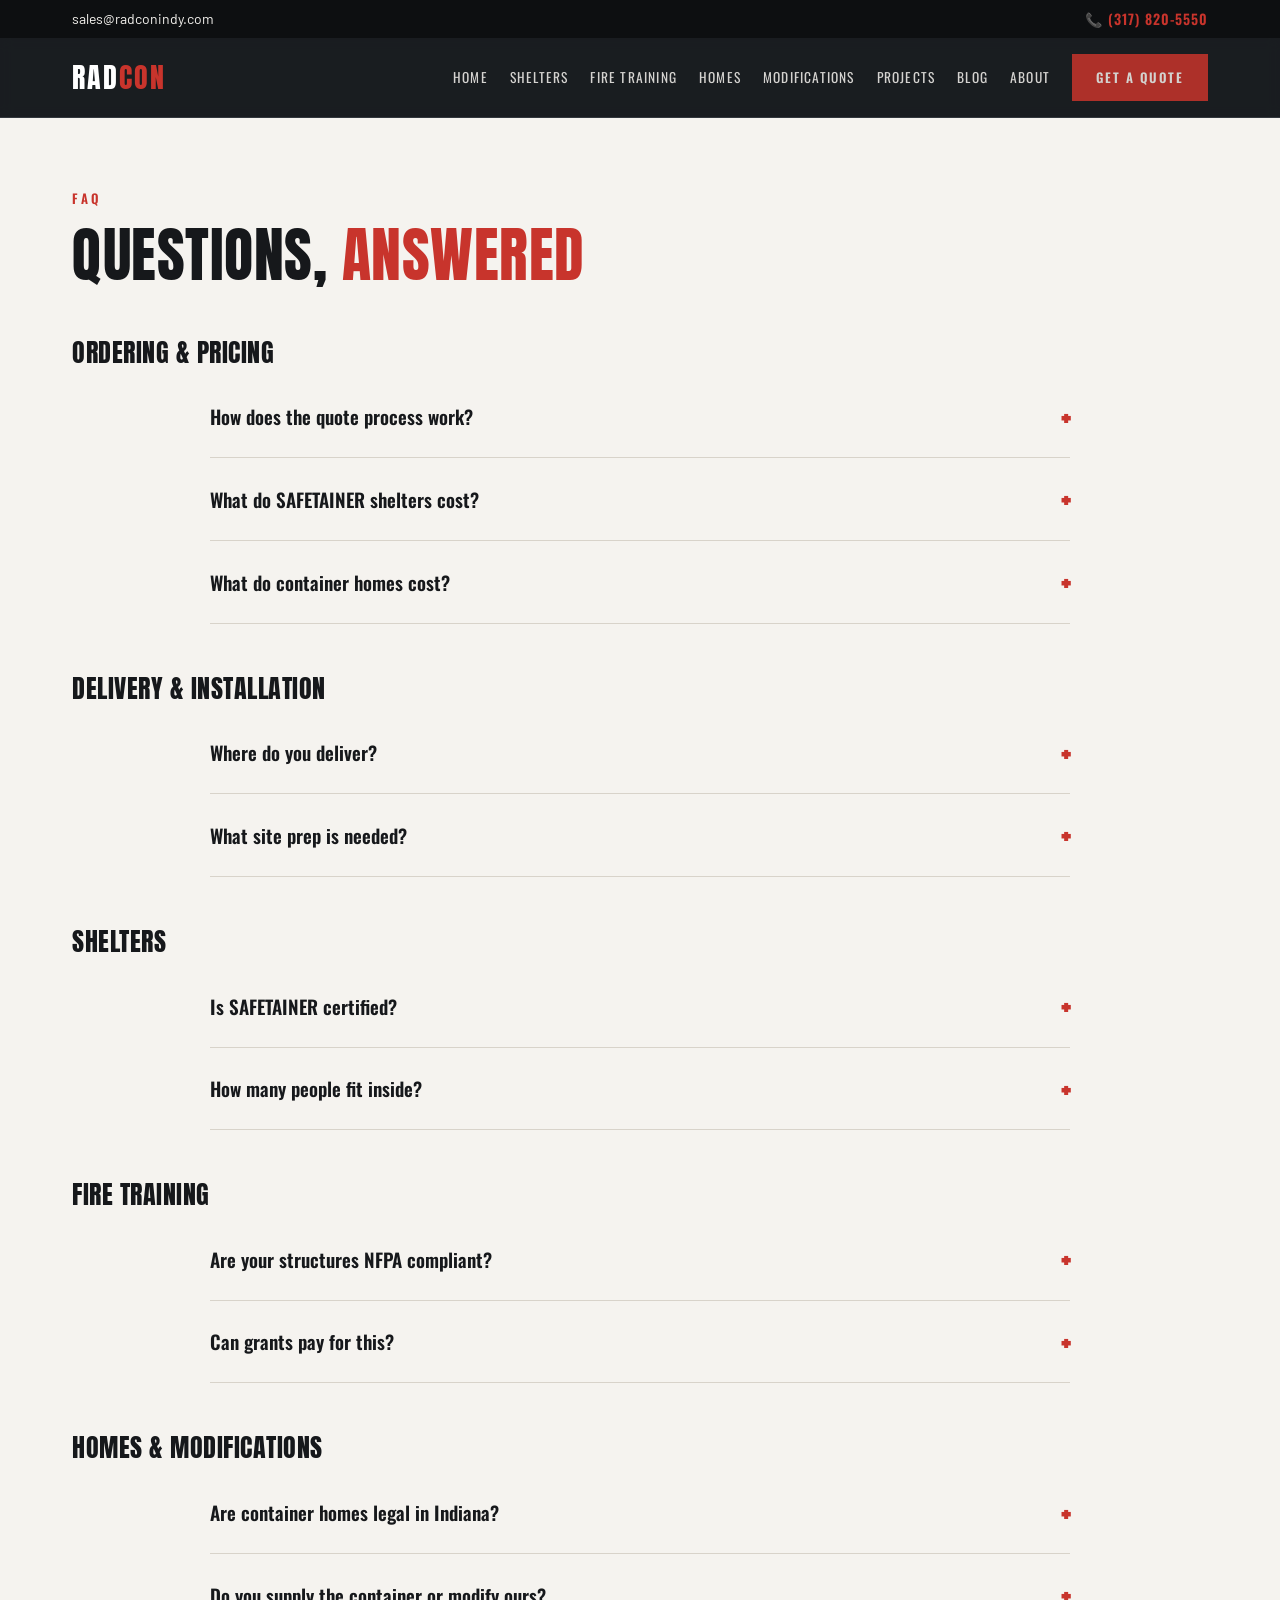
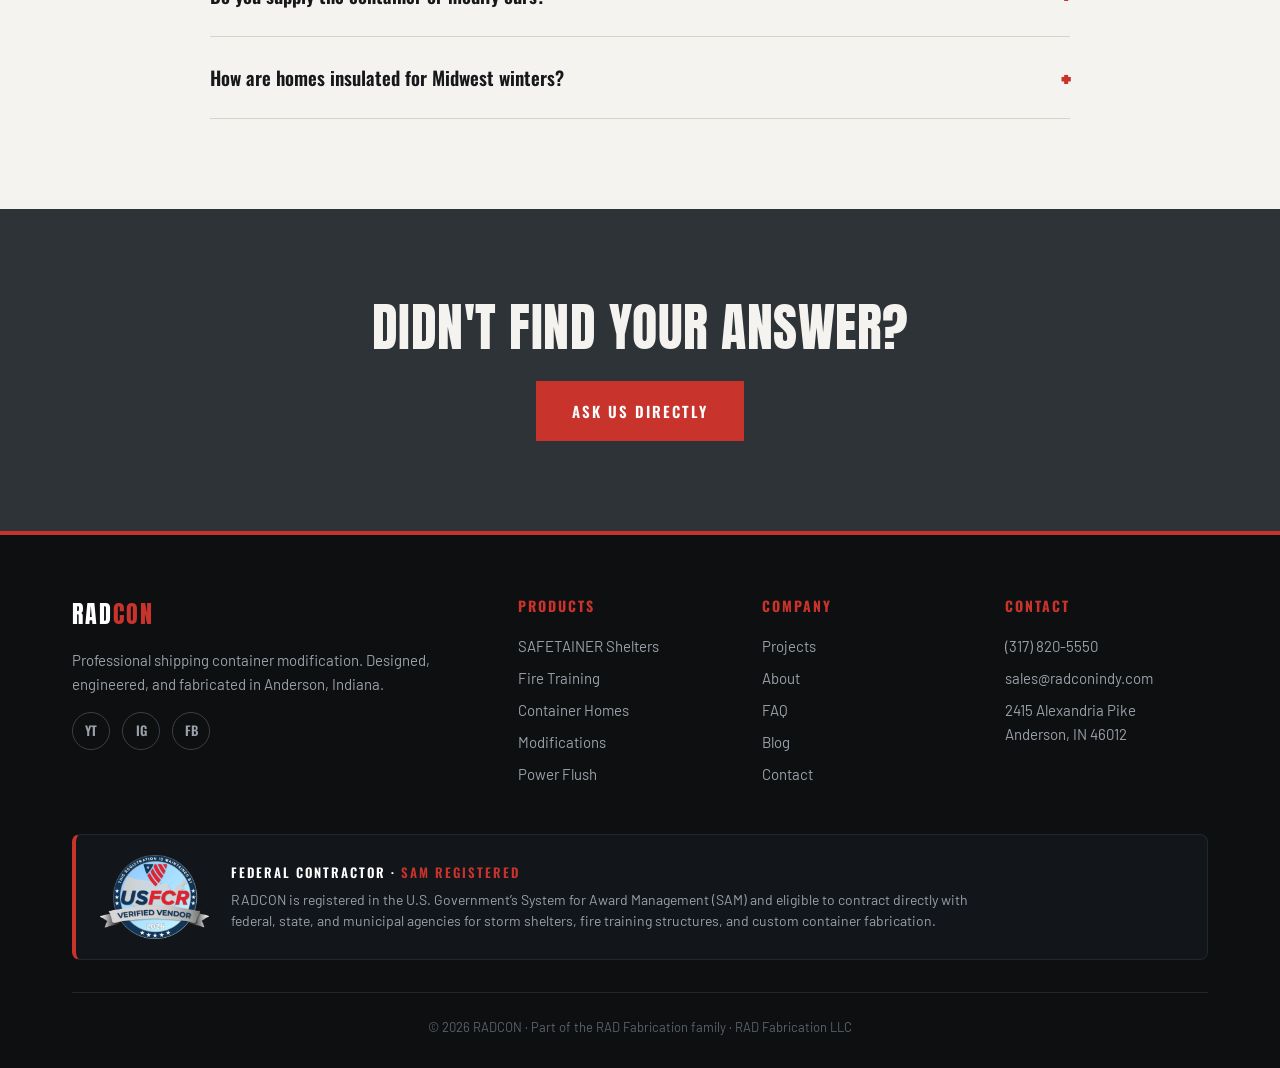
<file: faq.html>
<!DOCTYPE html>
<html lang="en">
<head>
<meta charset="UTF-8">
<meta name="viewport" content="width=device-width, initial-scale=1.0">
<title>FAQ | RADCON Container Modification – Anderson, IN</title>
<meta name="description" content="Answers on pricing, delivery, certifications, permits, lead times &amp; custom container projects from RADCON's team in Anderson, Indiana.">
<link rel="canonical" href="https://www.radconindy.com/faq">
<!-- Social / Open Graph -->
<meta property="og:type" content="website">
<meta property="og:site_name" content="RADCON">
<meta property="og:locale" content="en_US">
<meta property="og:url" content="https://www.radconindy.com/faq">
<meta property="og:title" content="FAQ | RADCON Container Modification – Anderson, IN">
<meta property="og:description" content="Answers on pricing, delivery, certifications, permits, lead times &amp; custom container projects from RADCON's team in Anderson, Indiana.">
<meta property="og:image" content="https://www.radconindy.com/img/safetainer-field.jpg">
<meta property="og:image:alt" content="RADCON container fabrication">
<meta name="twitter:card" content="summary_large_image">
<meta name="twitter:title" content="FAQ | RADCON Container Modification – Anderson, IN">
<meta name="twitter:description" content="Answers on pricing, delivery, certifications, permits, lead times &amp; custom container projects from RADCON's team in Anderson, Indiana.">
<meta name="twitter:image" content="https://www.radconindy.com/img/safetainer-field.jpg">
<link href="https://fonts.googleapis.com/css2?family=Anton&family=Oswald:wght@400;500;600&family=Barlow:wght@400;500;600&display=swap" rel="stylesheet">
<link rel="stylesheet" href="css/style.css">
<script type="application/ld+json">
{"@context":"https://schema.org","@type":"FAQPage","mainEntity":[
{"@type":"Question","name":"How much does a SAFETAINER tornado shelter cost?","acceptedAnswer":{"@type":"Answer","text":"SAFETAINER units start at $80,000 for a 20-ft unit sheltering 30 people. 40-ft units shelter 60. Request exact pricing for your capacity and site."}},
{"@type":"Question","name":"Is SAFETAINER certified?","acceptedAnswer":{"@type":"Answer","text":"Yes — SAFETAINER is ICC 500 certified, rated for 250+ MPH winds, and PE-stamped for installation on concrete or dirt."}},
{"@type":"Question","name":"How much does a container home cost in Indiana?","acceptedAnswer":{"@type":"Answer","text":"A code-compliant, insulated container home runs $150,000 to over $1 million depending on size, container count, glazing, and finish."}},
{"@type":"Question","name":"Do you deliver outside Indiana?","acceptedAnswer":{"@type":"Answer","text":"Yes — RADCON delivers and installs across the continental US from our Anderson, Indiana facility."}}
]}
</script>
<script async src="https://www.googletagmanager.com/gtag/js?id=G-8K7NB1ZJ1W"></script>
<script>window.dataLayer=window.dataLayer||[];function gtag(){dataLayer.push(arguments);}gtag('js',new Date());gtag('config','G-8K7NB1ZJ1W');</script>
</head>
<body>

<div class="util"><div class="wrap">
  <a href="mailto:sales@radconindy.com">sales@radconindy.com</a>
  <a class="phone" href="tel:+13178205550">&#128222; (317) 820-5550</a>
</div></div>

<header class="site"><div class="wrap"><nav>
  <a class="logo" href="index.html">RAD<span>CON</span></a>
  <button class="menu-toggle" aria-label="Menu">&#9776;</button>
  <div class="navlinks">
    <a href="index.html">Home</a>
    <a href="shelters.html">Shelters</a>
    <a href="fire-training.html">Fire Training</a>
    <a href="container-homes.html">Homes</a>
    <a href="modifications.html">Modifications</a>
    <a href="projects.html">Projects</a>
    <a href="blog.html">Blog</a>
    <a href="about.html">About</a>
    <a class="btn btn-solid" href="contact.html">Get a Quote</a>
  </div>
</nav></div></header>

<section class="light" style="padding-top:70px"><div class="wrap">
  <div class="eyebrow">FAQ</div>
  <h1 style="color:var(--ink);font-size:clamp(38px,5vw,60px)">Questions, <span style="color:var(--red)">Answered</span></h1>

  <h2 style="color:var(--ink);font-size:26px;margin-top:50px">Ordering &amp; Pricing</h2>
  <div class="faq" style="margin-top:10px">
    <details><summary>How does the quote process work?</summary><p>Send your project details (and drawings if you have them) through the quote form. Our engineering team — not a call center — reviews every submission and replies with questions or a plan and fixed quote.</p></details>
    <details><summary>What do SAFETAINER shelters cost?</summary><p>Units start at $80,000 for a 20-ft shelter (30 people). 40-ft units shelter 60 — request pricing for your site.</p></details>
    <details><summary>What do container homes cost?</summary><p>$150,000 to over $1 million depending on size and finish. See our <a href="container-home-cost-indiana.html">full cost guide</a>.</p></details>
  </div>

  <h2 style="color:var(--ink);font-size:26px;margin-top:50px">Delivery &amp; Installation</h2>
  <div class="faq" style="margin-top:10px">
    <details><summary>Where do you deliver?</summary><p>Across the continental US, from our Anderson, Indiana facility.</p></details>
    <details><summary>What site prep is needed?</summary><p>It depends on the product — SAFETAINER shelters install on concrete or bare dirt with a PE-stamped anchoring plan; homes need a foundation we'll spec with you.</p></details>
  </div>

  <h2 style="color:var(--ink);font-size:26px;margin-top:50px">Shelters</h2>
  <div class="faq" style="margin-top:10px">
    <details><summary>Is SAFETAINER certified?</summary><p>Yes — ICC 500 certified and rated for 250+ MPH winds, with PE-stamped installation drawings for concrete or dirt.</p></details>
    <details><summary>How many people fit inside?</summary><p>30 in a 20-ft unit, 60 in a 40-ft unit. Multi-unit placement plans available for larger properties.</p></details>
  </div>

  <h2 style="color:var(--ink);font-size:26px;margin-top:50px">Fire Training</h2>
  <div class="faq" style="margin-top:10px">
    <details><summary>Are your structures NFPA compliant?</summary><p>Designed in alignment with NFPA 1402 and 1403, developed directly with fire training chiefs, and engineered by our licensed PE.</p></details>
    <details><summary>Can grants pay for this?</summary><p>Most training structures are grant-funded. Read our <a href="afg-grant-guide.html">AFG grant guide</a> — we provide free spec sheets and budgetary quotes for applications.</p></details>
  </div>

  <h2 style="color:var(--ink);font-size:26px;margin-top:50px">Homes &amp; Modifications</h2>
  <div class="faq" style="margin-top:10px">
    <details><summary>Are container homes legal in Indiana?</summary><p>Yes, county by county — Indiana follows the IBC with container provisions added in 2021. Our PE-stamped drawings satisfy permit offices.</p></details>
    <details><summary>Do you supply the container or modify ours?</summary><p>Either. Most projects use containers we source; we can evaluate yours for suitability.</p></details>
    <details><summary>How are homes insulated for Midwest winters?</summary><p>Batt or spray foam systems, specified to residential building code and engineered into the design.</p></details>
  </div>
</div></section>

<section class="steel center"><div class="wrap">
  <h2 class="rv">Didn't Find Your Answer?</h2>
  <a class="btn btn-solid" style="margin-top:26px" href="contact.html">Ask Us Directly</a>
</div></section>

<footer><div class="wrap">
  <div class="fgrid">
    <div>
      <a class="logo" style="font-size:24px" href="index.html">RAD<span>CON</span></a>
      <p style="margin-top:14px">Professional shipping container modification. Designed, engineered, and fabricated in Anderson, Indiana.</p>
      <div class="socials">
        <a href="http://www.youtube.com/@RADCONINDY" target="_blank" rel="noopener" title="YouTube">YT</a>
        <a href="http://www.instagram.com/radcon_indy" target="_blank" rel="noopener" title="Instagram">IG</a>
        <a href="http://www.facebook.com/radcon" target="_blank" rel="noopener" title="Facebook">FB</a>
      </div>
    </div>
    <div><h4>Products</h4><a href="shelters.html">SAFETAINER Shelters</a><a href="fire-training.html">Fire Training</a><a href="container-homes.html">Container Homes</a><a href="modifications.html">Modifications</a><a href="power-flush.html">Power Flush</a></div>
    <div><h4>Company</h4><a href="projects.html">Projects</a><a href="about.html">About</a><a href="faq.html">FAQ</a><a href="blog.html">Blog</a><a href="contact.html">Contact</a></div>
    <div><h4>Contact</h4><p>(317) 820-5550</p><p>sales@radconindy.com</p><p>2415 Alexandria Pike<br>Anderson, IN 46012</p></div>
  </div>
  <div class="sam-strip">
    <a href="https://usfcr.com" target="_blank" rel="noopener" title="US Federal Contractor Registration System for Award Management Verified Vendor Seal"><img src="img/verified-vendor-seal-2026-sm.png" alt="USFCR Verified Vendor" loading="lazy"></a>
    <div>
      <h5>Federal Contractor &middot; <span>SAM Registered</span></h5>
      <p>RADCON is registered in the U.S. Government&rsquo;s System for Award Management (SAM) and eligible to contract directly with federal, state, and municipal agencies for storm shelters, fire training structures, and custom container fabrication.</p>
    </div>
  </div>
  <div class="fine">&copy; 2026 RADCON &middot; Part of the RAD Fabrication family &middot; RAD Fabrication LLC</div>
</div></footer>

<script src="js/main.js"></script>
</body>
</html>
</file>
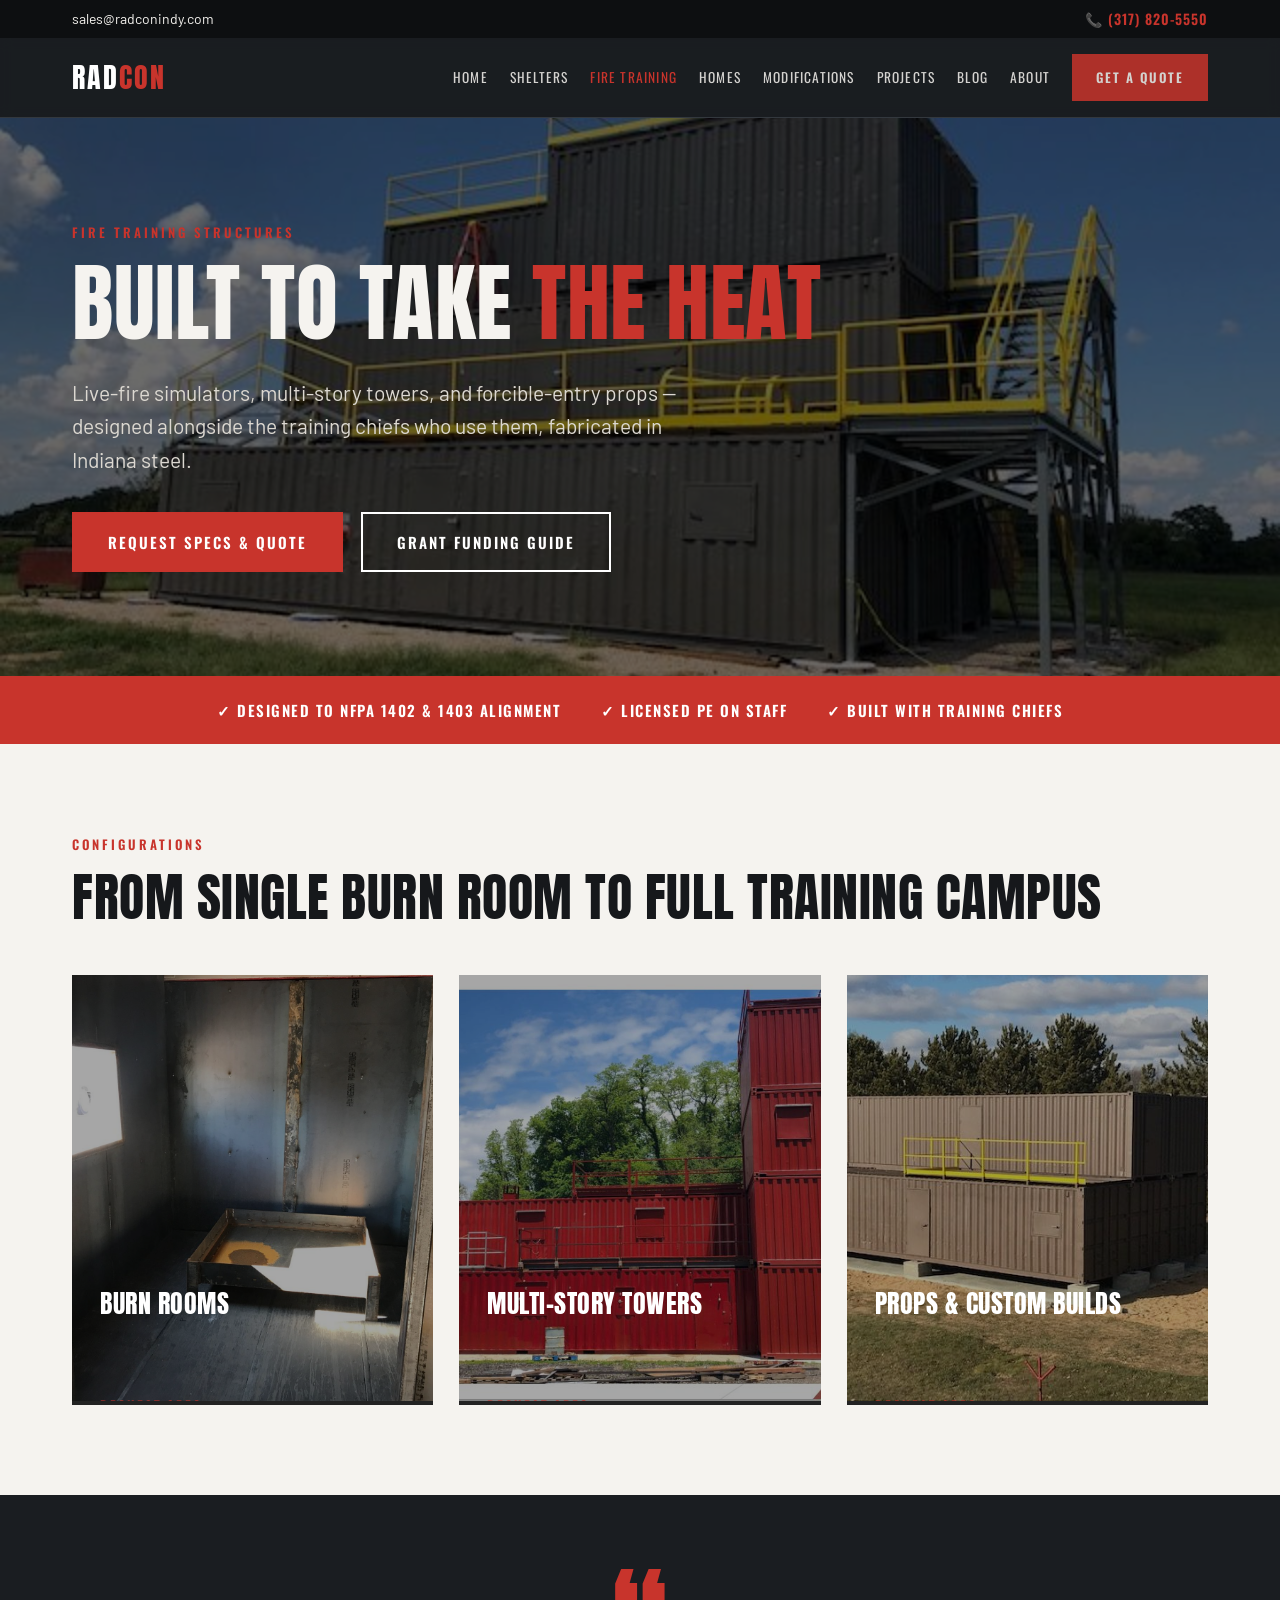
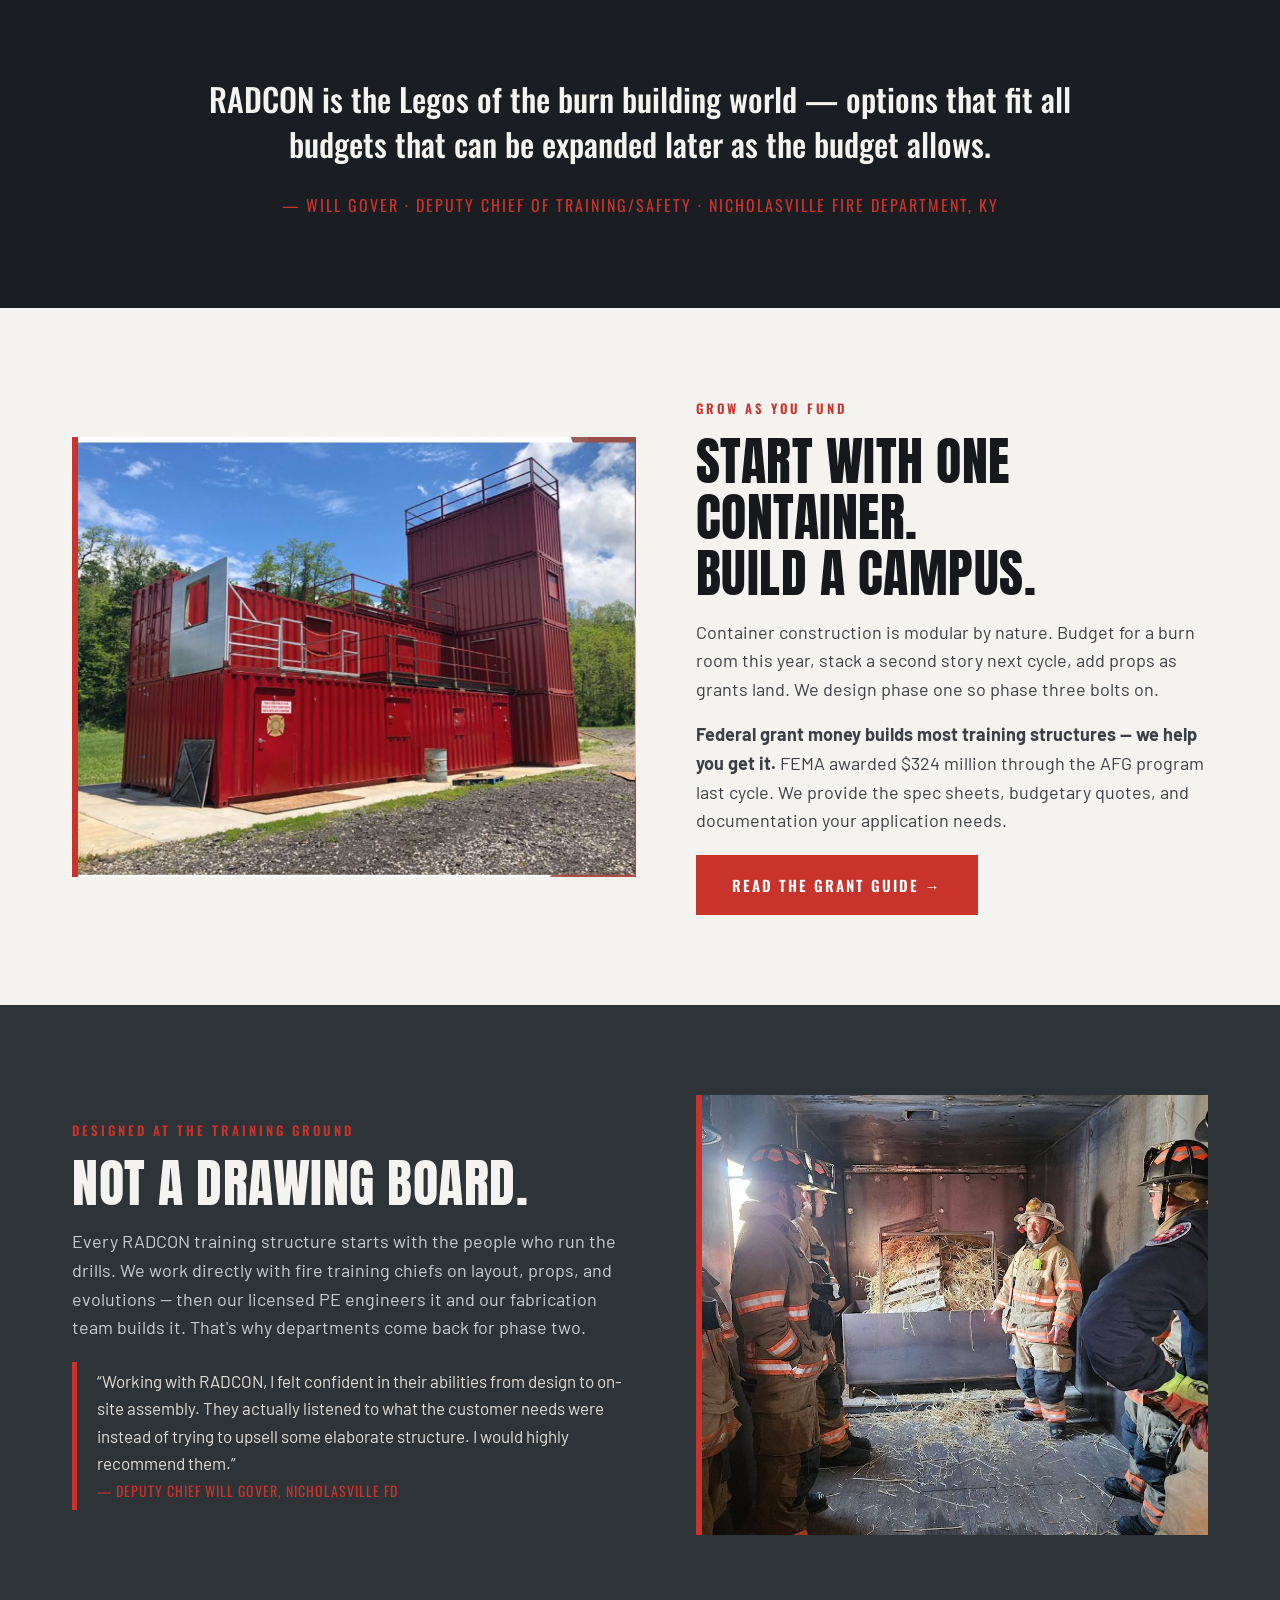
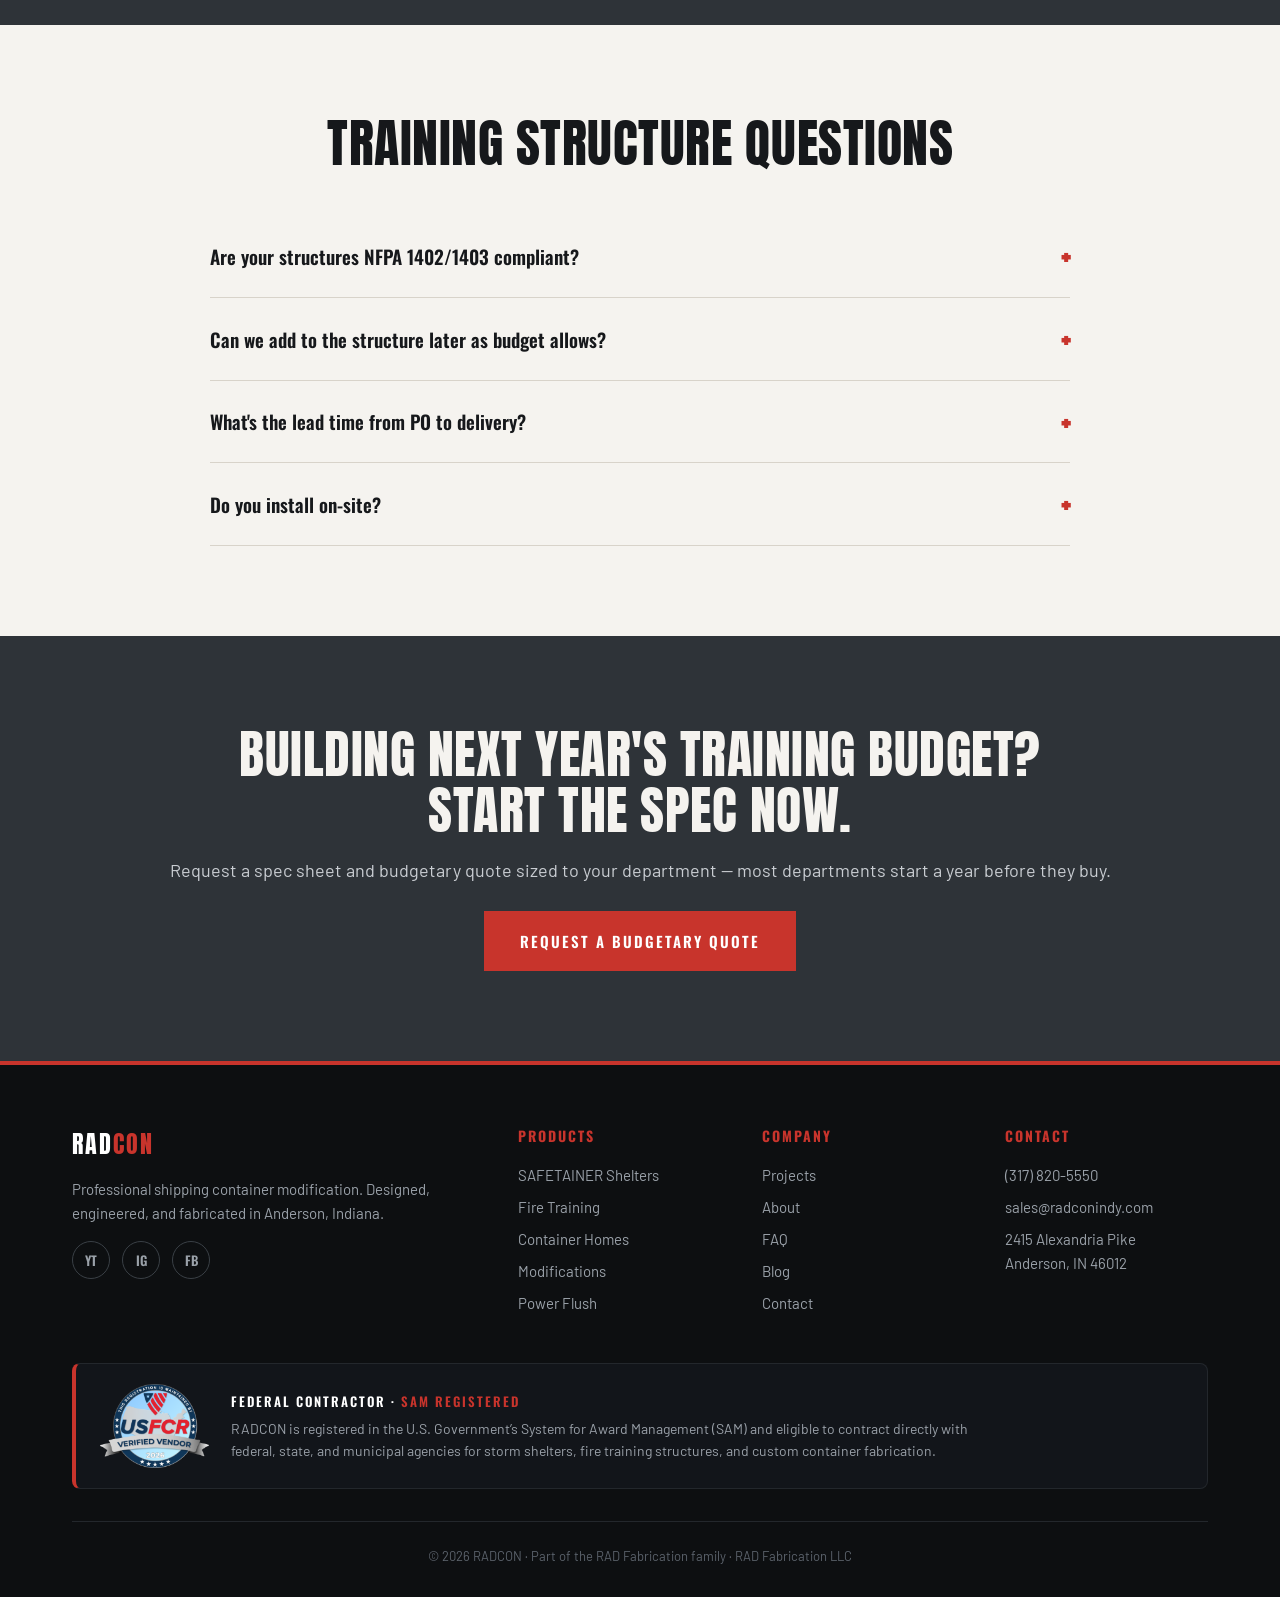
<file: fire-training.html>
<!DOCTYPE html>
<html lang="en">
<head>
<meta charset="UTF-8">
<meta name="viewport" content="width=device-width, initial-scale=1.0">
<title>Fire Training Structures – NFPA-Aligned Container Simulators | RADCON</title>
<meta name="description" content="Container-based fire training towers, burn rooms &amp; props designed with training chiefs to NFPA 1402/1403 alignment. PE on staff. Built in Indiana. Get specs.">
<link rel="canonical" href="https://www.radconindy.com/fire-training">
<!-- Social / Open Graph -->
<meta property="og:type" content="website">
<meta property="og:site_name" content="RADCON">
<meta property="og:locale" content="en_US">
<meta property="og:url" content="https://www.radconindy.com/fire-training">
<meta property="og:title" content="Fire Training Structures – NFPA-Aligned Container Simulators | RADCON">
<meta property="og:description" content="Container-based fire training towers, burn rooms &amp; props designed with training chiefs to NFPA 1402/1403 alignment. PE on staff. Built in Indiana. Get specs.">
<meta property="og:image" content="https://www.radconindy.com/img/training-tower.jpg">
<meta property="og:image:alt" content="Container-based fire training tower built by RADCON">
<meta name="twitter:card" content="summary_large_image">
<meta name="twitter:title" content="Fire Training Structures – NFPA-Aligned Container Simulators | RADCON">
<meta name="twitter:description" content="Container-based fire training towers, burn rooms &amp; props designed with training chiefs to NFPA 1402/1403 alignment. PE on staff. Built in Indiana. Get specs.">
<meta name="twitter:image" content="https://www.radconindy.com/img/training-tower.jpg">
<script type="application/ld+json">
{"@context":"https://schema.org","@type":"FAQPage","mainEntity":[{"@type":"Question","name":"Are your structures NFPA 1402/1403 compliant?","acceptedAnswer":{"@type":"Answer","text":"Our structures are designed in alignment with NFPA 1402 and 1403, developed directly with the fire training chiefs who run the evolutions, and engineered by our licensed PE. Ask us how alignment applies to your specific configuration and live-fire program."}},{"@type":"Question","name":"Can we add to the structure later as budget allows?","acceptedAnswer":{"@type":"Answer","text":"Yes — modularity is the point. We design phase one so future phases bolt on: additional stories, props, and rooms as grants land."}},{"@type":"Question","name":"What's the lead time from PO to delivery?","acceptedAnswer":{"@type":"Answer","text":"It depends on configuration — request a budgetary quote and we'll give you a realistic schedule for your build."}},{"@type":"Question","name":"Do you install on-site?","acceptedAnswer":{"@type":"Answer","text":"Yes — from design through on-site assembly, one accountable team."}}]}
</script>
<script type="application/ld+json">
{"@context":"https://schema.org","@type":"Service","serviceType":"Fire Training Structure Design and Fabrication","name":"Container-Based Fire Training Structures","provider":{"@type":"Organization","name":"RADCON","url":"https://www.radconindy.com/"},"areaServed":{"@type":"Country","name":"United States"},"description":"Custom container-based burn buildings, fire training towers, and training props designed with training chiefs, engineered by a licensed PE, and fabricated in Anderson, Indiana.","url":"https://www.radconindy.com/fire-training"}
</script>
<link href="https://fonts.googleapis.com/css2?family=Anton&family=Oswald:wght@400;500;600&family=Barlow:wght@400;500;600&display=swap" rel="stylesheet">
<link rel="stylesheet" href="css/style.css">
<script async src="https://www.googletagmanager.com/gtag/js?id=G-8K7NB1ZJ1W"></script>
<script>window.dataLayer=window.dataLayer||[];function gtag(){dataLayer.push(arguments);}gtag('js',new Date());gtag('config','G-8K7NB1ZJ1W');</script>
</head>
<body>

<div class="util"><div class="wrap">
  <a href="mailto:sales@radconindy.com">sales@radconindy.com</a>
  <a class="phone" href="tel:+13178205550">&#128222; (317) 820-5550</a>
</div></div>

<header class="site"><div class="wrap"><nav>
  <a class="logo" href="index.html">RAD<span>CON</span></a>
  <button class="menu-toggle" aria-label="Menu">&#9776;</button>
  <div class="navlinks">
    <a href="index.html">Home</a>
    <a href="shelters.html">Shelters</a>
    <a href="fire-training.html">Fire Training</a>
    <a href="container-homes.html">Homes</a>
    <a href="modifications.html">Modifications</a>
    <a href="projects.html">Projects</a>
    <a href="blog.html">Blog</a>
    <a href="about.html">About</a>
    <a class="btn btn-solid" href="contact.html">Get a Quote</a>
  </div>
</nav></div></header>

<section class="hero short">
  <div class="bg" style="background-image:url('img/training-tower.jpg')"></div>
  <div class="wrap">
    <div class="eyebrow">Fire Training Structures</div>
    <h1>Built to Take <span class="accent">the Heat</span></h1>
    <p class="sub">Live-fire simulators, multi-story towers, and forcible-entry props — designed alongside the training chiefs who use them, fabricated in Indiana steel.</p>
    <div class="ctas"><a class="btn btn-solid" href="contact.html">Request Specs &amp; Quote</a><a class="btn btn-ghost" href="afg-grant-guide.html">Grant Funding Guide</a></div>
  </div>
</section>

<div class="certbar"><div class="wrap">
  <span>&#10003; Designed to NFPA 1402 &amp; 1403 Alignment</span><span>&#10003; Licensed PE on Staff</span><span>&#10003; Built With Training Chiefs</span>
</div></div>

<section class="light"><div class="wrap">
  <div class="eyebrow">Configurations</div>
  <h2 class="rv">From Single Burn Room to Full Training Campus</h2>
  <div class="cards">
    <a class="card rv" href="contact.html">
      <div class="img" style="background-image:url('img/burn-tray.jpg')"></div>
      <div class="txt"><h3>Burn Rooms</h3><p>Single-container live-fire cells with thermal lining and vent control.</p><span class="go">Request Spec &rarr;</span></div>
    </a>
    <a class="card rv" href="contact.html">
      <div class="img" style="background-image:url('img/burn-tower-red.jpg')"></div>
      <div class="txt"><h3>Multi-Story Towers</h3><p>2&ndash;3 story stacks with exterior stairs, standpipes, and rappelling anchors.</p><span class="go">Request Spec &rarr;</span></div>
    </a>
    <a class="card rv" href="contact.html">
      <div class="img" style="background-image:url('img/props-custom.jpg')"></div>
      <div class="txt"><h3>Props &amp; Custom Builds</h3><p>Forcible entry, bailout, search mazes — designed to your curriculum.</p><span class="go">Request Spec &rarr;</span></div>
    </a>
  </div>
</div></section>

<section class="dark"><div class="wrap"><div class="bigquote rv">
  <span class="mark">&ldquo;</span>
  <p>RADCON is the Legos of the burn building world — options that fit all budgets that can be expanded later as the budget allows.</p>
  <div class="who">&mdash; Will Gover &middot; Deputy Chief of Training/Safety &middot; Nicholasville Fire Department, KY</div>
</div></div></section>

<section class="light"><div class="wrap"><div class="split">
  <div class="photo rv" style="background-image:url('img/burn-building-wide.jpg')"></div>
  <div>
    <div class="eyebrow">Grow As You Fund</div>
    <h2 class="rv">Start With One Container.<br>Build a Campus.</h2>
    <p>Container construction is modular by nature. Budget for a burn room this year, stack a second story next cycle, add props as grants land. We design phase one so phase three bolts on.</p>
    <p><strong>Federal grant money builds most training structures — we help you get it.</strong> FEMA awarded $324 million through the AFG program last cycle. We provide the spec sheets, budgetary quotes, and documentation your application needs.</p>
    <a class="btn btn-solid" style="margin-top:20px" href="afg-grant-guide.html">Read the Grant Guide &rarr;</a>
  </div>
</div></div></section>

<section class="steel"><div class="wrap"><div class="split">
  <div>
    <div class="eyebrow">Designed at the Training Ground</div>
    <h2 class="rv">Not a Drawing Board.</h2>
    <p>Every RADCON training structure starts with the people who run the drills. We work directly with fire training chiefs on layout, props, and evolutions — then our licensed PE engineers it and our fabrication team builds it. That's why departments come back for phase two.</p>
    <blockquote style="border-left:5px solid var(--red);padding:6px 0 6px 20px;margin-top:20px;color:#e3ded7;font-size:17px">&ldquo;Working with RADCON, I felt confident in their abilities from design to on-site assembly. They actually listened to what the customer needs were instead of trying to upsell some elaborate structure. I would highly recommend them.&rdquo;<br><span style="color:var(--red);font-family:'Oswald',sans-serif;font-size:14px;letter-spacing:1px">— DEPUTY CHIEF WILL GOVER, NICHOLASVILLE FD</span></blockquote>
  </div>
  <div class="photo rv" style="background-image:url('img/live-fire-training.jpg')"></div>
</div></div></section>

<section class="light"><div class="wrap">
  <h2 class="rv center">Training Structure Questions</h2>
  <div class="faq">
    <details><summary>Are your structures NFPA 1402/1403 compliant?</summary><p>Our structures are designed in alignment with NFPA 1402 and 1403, developed directly with the fire training chiefs who run the evolutions, and engineered by our licensed PE. Ask us how alignment applies to your specific configuration and live-fire program.</p></details>
    <details><summary>Can we add to the structure later as budget allows?</summary><p>Yes — modularity is the point. We design phase one so future phases bolt on: additional stories, props, and rooms as grants land.</p></details>
    <details><summary>What's the lead time from PO to delivery?</summary><p>It depends on configuration — request a budgetary quote and we'll give you a realistic schedule for your build.</p></details>
    <details><summary>Do you install on-site?</summary><p>Yes — from design through on-site assembly, one accountable team.</p></details>
  </div>
</div></section>

<section class="steel center"><div class="wrap">
  <h2 class="rv">Building Next Year's Training Budget?<br>Start the Spec Now.</h2>
  <p style="margin-top:18px;color:#c9cdd2">Request a spec sheet and budgetary quote sized to your department — most departments start a year before they buy.</p>
  <a class="btn btn-solid" style="margin-top:26px" href="contact.html">Request a Budgetary Quote</a>
</div></section>

<footer><div class="wrap">
  <div class="fgrid">
    <div>
      <a class="logo" style="font-size:24px" href="index.html">RAD<span>CON</span></a>
      <p style="margin-top:14px">Professional shipping container modification. Designed, engineered, and fabricated in Anderson, Indiana.</p>
      <div class="socials">
        <a href="http://www.youtube.com/@RADCONINDY" target="_blank" rel="noopener" title="YouTube">YT</a>
        <a href="http://www.instagram.com/radcon_indy" target="_blank" rel="noopener" title="Instagram">IG</a>
        <a href="http://www.facebook.com/radcon" target="_blank" rel="noopener" title="Facebook">FB</a>
      </div>
    </div>
    <div><h4>Products</h4><a href="shelters.html">SAFETAINER Shelters</a><a href="fire-training.html">Fire Training</a><a href="container-homes.html">Container Homes</a><a href="modifications.html">Modifications</a><a href="power-flush.html">Power Flush</a></div>
    <div><h4>Company</h4><a href="projects.html">Projects</a><a href="about.html">About</a><a href="faq.html">FAQ</a><a href="blog.html">Blog</a><a href="contact.html">Contact</a></div>
    <div><h4>Contact</h4><p>(317) 820-5550</p><p>sales@radconindy.com</p><p>2415 Alexandria Pike<br>Anderson, IN 46012</p></div>
  </div>
  <div class="sam-strip">
    <a href="https://usfcr.com" target="_blank" rel="noopener" title="US Federal Contractor Registration System for Award Management Verified Vendor Seal"><img src="img/verified-vendor-seal-2026-sm.png" alt="USFCR Verified Vendor" loading="lazy"></a>
    <div>
      <h5>Federal Contractor &middot; <span>SAM Registered</span></h5>
      <p>RADCON is registered in the U.S. Government&rsquo;s System for Award Management (SAM) and eligible to contract directly with federal, state, and municipal agencies for storm shelters, fire training structures, and custom container fabrication.</p>
    </div>
  </div>
  <div class="fine">&copy; 2026 RADCON &middot; Part of the RAD Fabrication family &middot; RAD Fabrication LLC</div>
</div></footer>

<script src="js/main.js"></script>
</body>
</html>
</file>
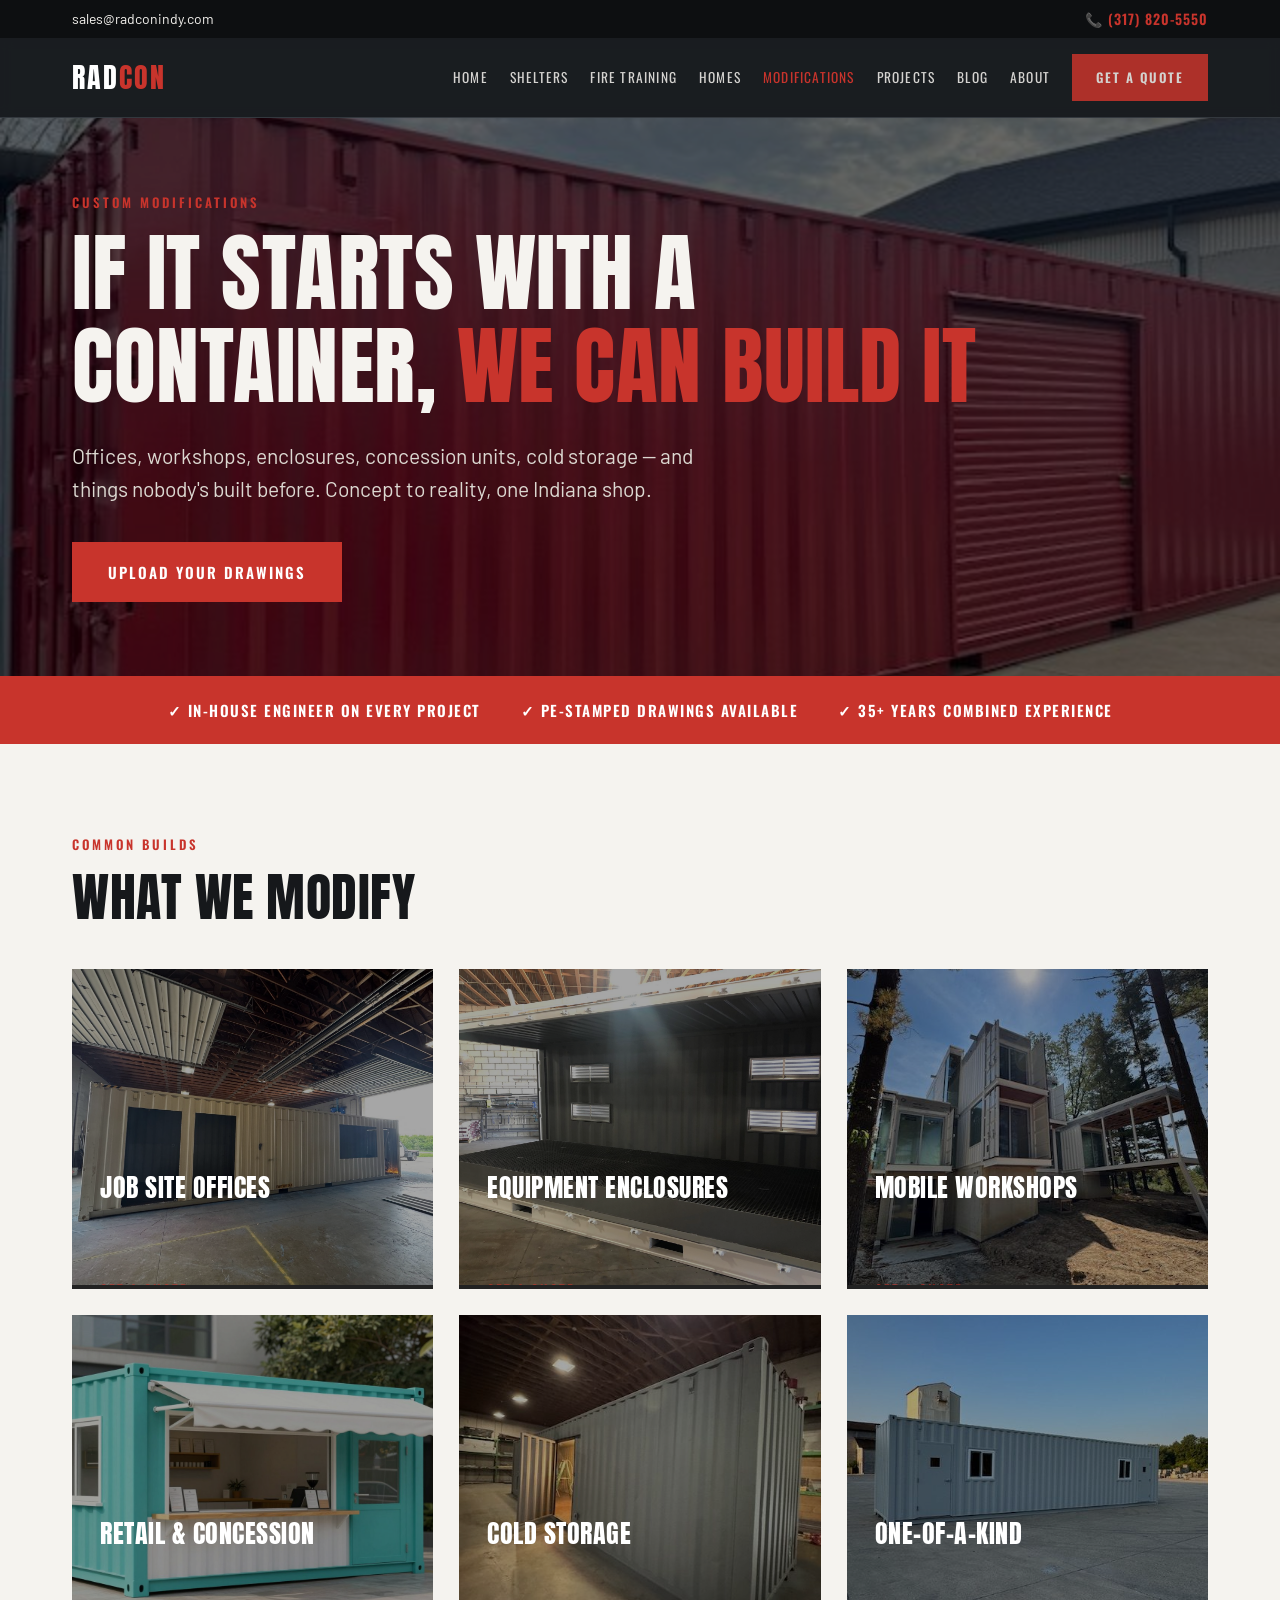
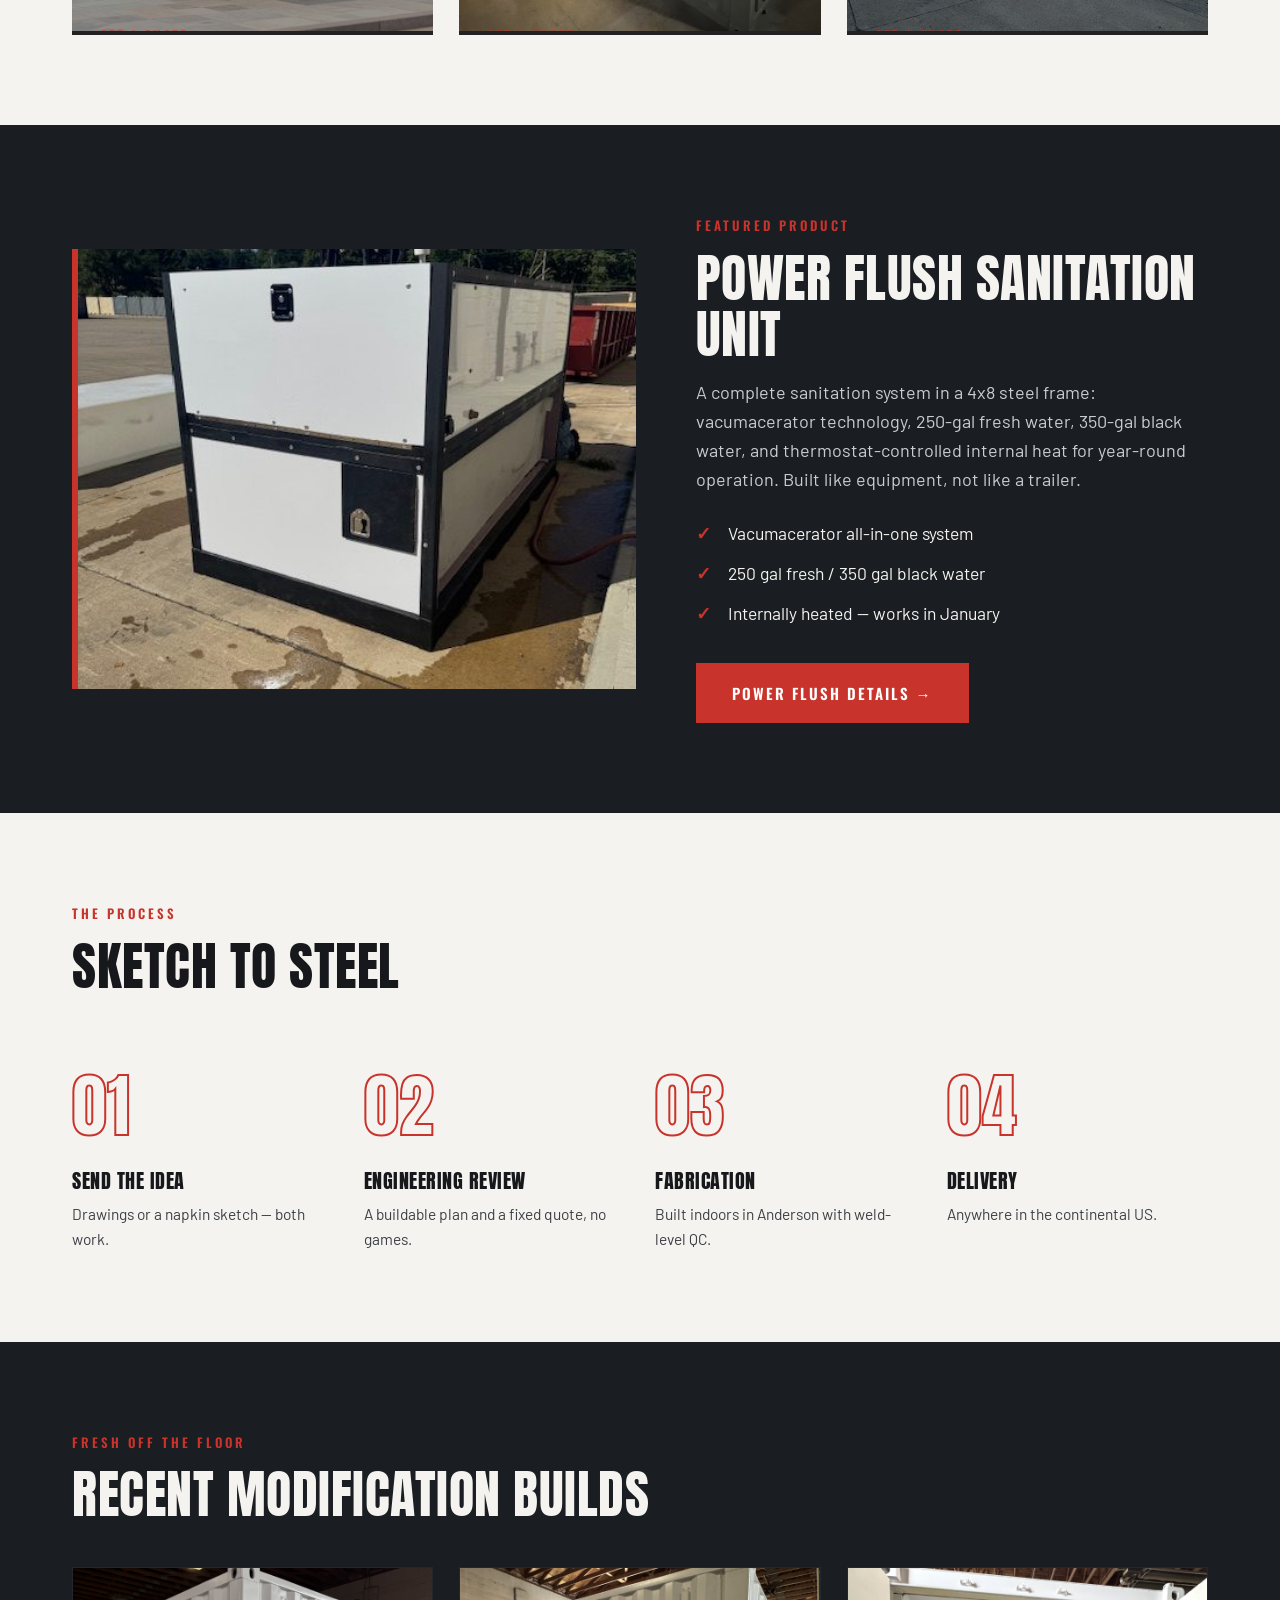
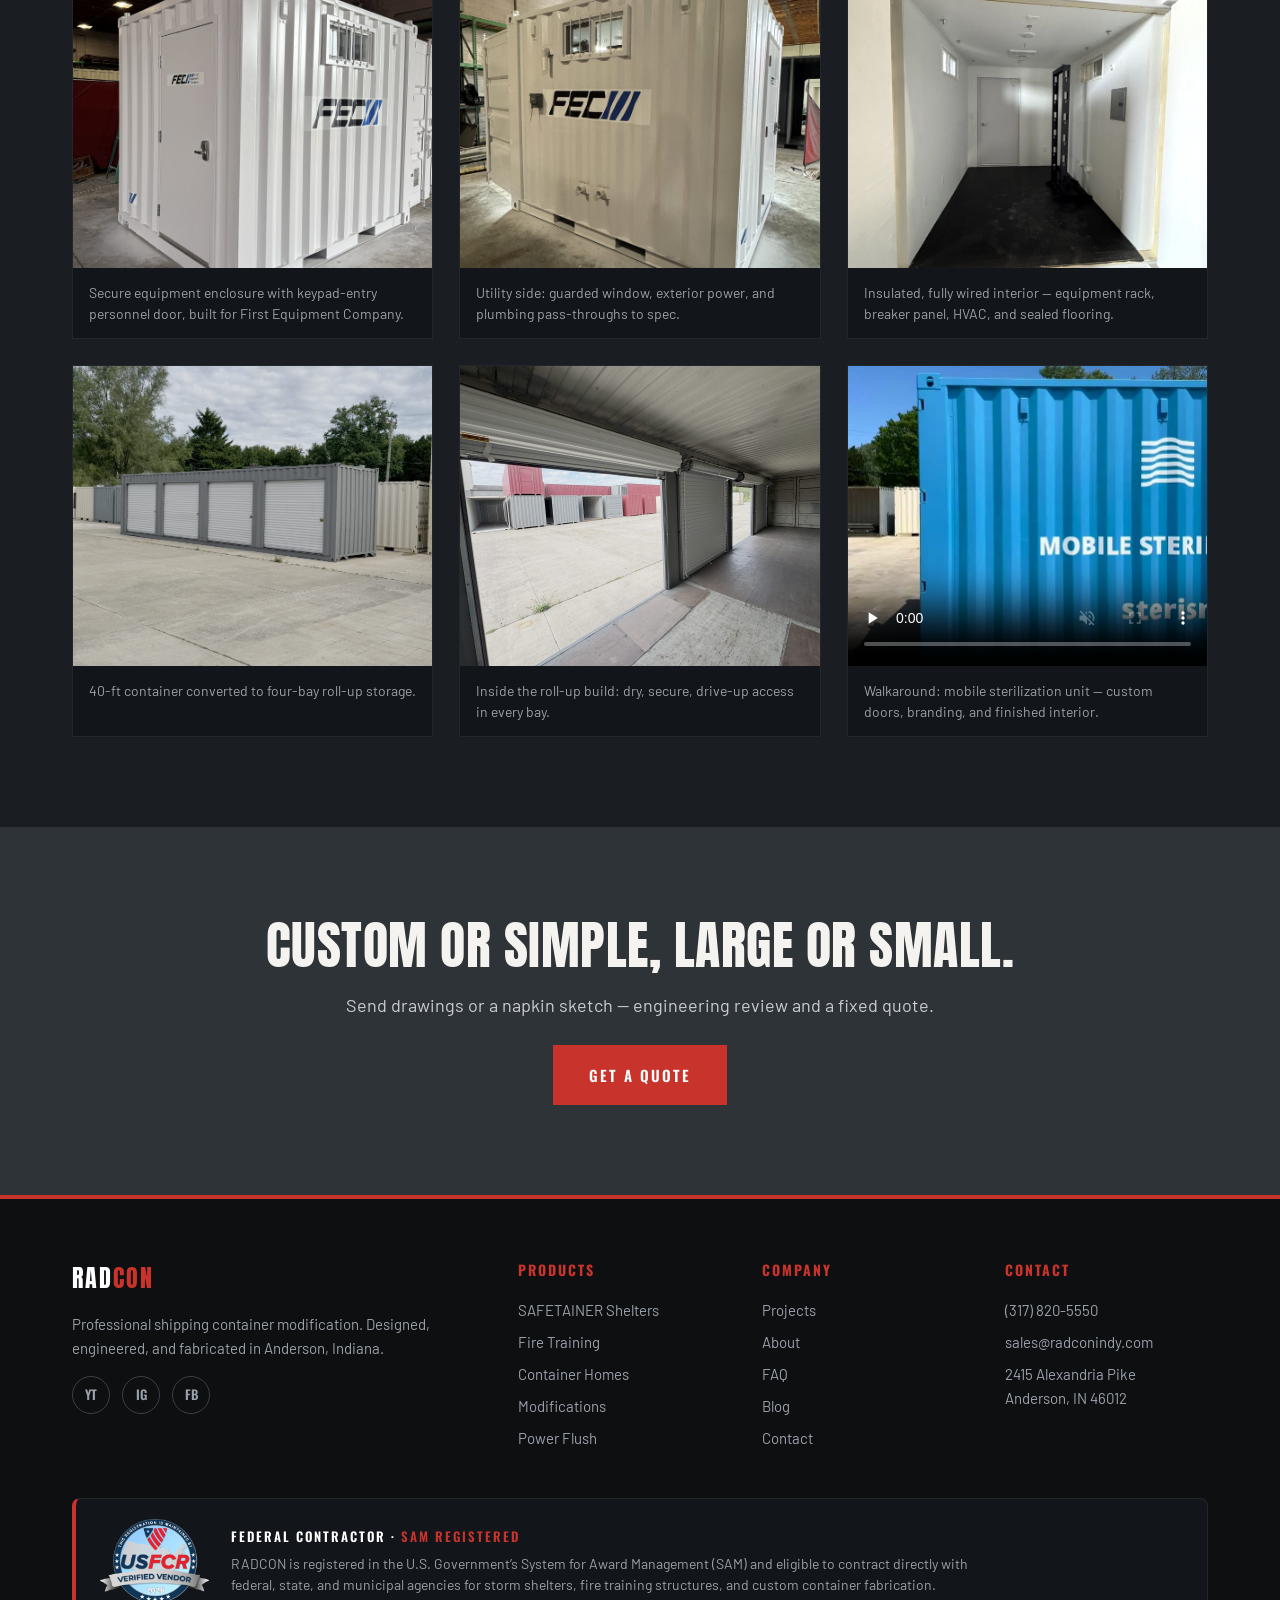
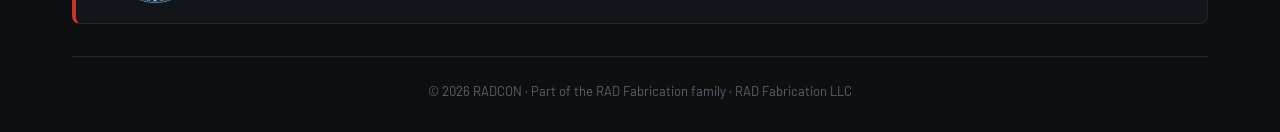
<file: modifications.html>
<!DOCTYPE html>
<html lang="en">
<head>
<meta charset="UTF-8">
<meta name="viewport" content="width=device-width, initial-scale=1.0">
<title>Custom Shipping Container Modifications | RADCON – Indiana</title>
<meta name="description" content="Conex modifications large or small: offices, workshops, equipment enclosures &amp; custom builds. In-house engineer, PE-stamped drawings. Free project quote.">
<link rel="canonical" href="https://www.radconindy.com/modifications">
<!-- Social / Open Graph -->
<meta property="og:type" content="website">
<meta property="og:site_name" content="RADCON">
<meta property="og:locale" content="en_US">
<meta property="og:url" content="https://www.radconindy.com/modifications">
<meta property="og:title" content="Custom Shipping Container Modifications | RADCON – Indiana">
<meta property="og:description" content="Conex modifications large or small: offices, workshops, equipment enclosures &amp; custom builds. In-house engineer, PE-stamped drawings. Free project quote.">
<meta property="og:image" content="https://www.radconindy.com/img/red-container.jpg">
<meta property="og:image:alt" content="Custom modified shipping container">
<meta name="twitter:card" content="summary_large_image">
<meta name="twitter:title" content="Custom Shipping Container Modifications | RADCON – Indiana">
<meta name="twitter:description" content="Conex modifications large or small: offices, workshops, equipment enclosures &amp; custom builds. In-house engineer, PE-stamped drawings. Free project quote.">
<meta name="twitter:image" content="https://www.radconindy.com/img/red-container.jpg">
<link href="https://fonts.googleapis.com/css2?family=Anton&family=Oswald:wght@400;500;600&family=Barlow:wght@400;500;600&display=swap" rel="stylesheet">
<link rel="stylesheet" href="css/style.css">
<script async src="https://www.googletagmanager.com/gtag/js?id=G-8K7NB1ZJ1W"></script>
<script>window.dataLayer=window.dataLayer||[];function gtag(){dataLayer.push(arguments);}gtag('js',new Date());gtag('config','G-8K7NB1ZJ1W');</script>
</head>
<body>

<div class="util"><div class="wrap">
  <a href="mailto:sales@radconindy.com">sales@radconindy.com</a>
  <a class="phone" href="tel:+13178205550">&#128222; (317) 820-5550</a>
</div></div>

<header class="site"><div class="wrap"><nav>
  <a class="logo" href="index.html">RAD<span>CON</span></a>
  <button class="menu-toggle" aria-label="Menu">&#9776;</button>
  <div class="navlinks">
    <a href="index.html">Home</a>
    <a href="shelters.html">Shelters</a>
    <a href="fire-training.html">Fire Training</a>
    <a href="container-homes.html">Homes</a>
    <a href="modifications.html">Modifications</a>
    <a href="projects.html">Projects</a>
    <a href="blog.html">Blog</a>
    <a href="about.html">About</a>
    <a class="btn btn-solid" href="contact.html">Get a Quote</a>
  </div>
</nav></div></header>

<section class="hero short">
  <div class="bg" style="background-image:url('img/red-container.jpg')"></div>
  <div class="wrap">
    <div class="eyebrow">Custom Modifications</div>
    <h1>If It Starts With a Container, <span class="accent">We Can Build It</span></h1>
    <p class="sub">Offices, workshops, enclosures, concession units, cold storage — and things nobody's built before. Concept to reality, one Indiana shop.</p>
    <div class="ctas"><a class="btn btn-solid" href="contact.html">Upload Your Drawings</a></div>
  </div>
</section>

<div class="certbar"><div class="wrap">
  <span>&#10003; In-House Engineer on Every Project</span><span>&#10003; PE-Stamped Drawings Available</span><span>&#10003; 35+ Years Combined Experience</span>
</div></div>

<section class="light"><div class="wrap">
  <div class="eyebrow">Common Builds</div>
  <h2 class="rv">What We Modify</h2>
  <div class="cards" style="margin-top:44px">
    <a class="card rv" href="contact.html" style="height:320px">
      <div class="img" style="background-image:url('img/jobsite-office.jpg')"></div>
      <div class="txt"><h3>Job Site Offices</h3><p>Climate-controlled, wired, and ready to drop on any site.</p><span class="go">Get a Quote &rarr;</span></div>
    </a>
    <a class="card rv" href="contact.html" style="height:320px">
      <div class="img" style="background-image:url('img/equipment-enclosure.jpg')"></div>
      <div class="txt"><h3>Equipment Enclosures</h3><p>Generator, compressor, and industrial enclosures built to spec.</p><span class="go">Get a Quote &rarr;</span></div>
    </a>
    <a class="card rv" href="contact.html" style="height:320px">
      <div class="img" style="background-image:url('img/mobile-workshop.jpg')"></div>
      <div class="txt"><h3>Mobile Workshops</h3><p>Benches, power, lighting, and tool storage that travels.</p><span class="go">Get a Quote &rarr;</span></div>
    </a>
    <a class="card rv" href="contact.html" style="height:320px">
      <div class="img" style="background-image:url('img/concession-stand.jpg')"></div>
      <div class="txt"><h3>Retail &amp; Concession</h3><p>Serving windows, finishes, and branding for pop-ups that pop.</p><span class="go">Get a Quote &rarr;</span></div>
    </a>
    <a class="card rv" href="contact.html" style="height:320px">
      <div class="img" style="background-image:url('img/cold-storage.jpg')"></div>
      <div class="txt"><h3>Cold Storage</h3><p>Insulated and refrigerated container solutions.</p><span class="go">Get a Quote &rarr;</span></div>
    </a>
    <a class="card rv" href="contact.html" style="height:320px">
      <div class="img" style="background-image:url('img/custom-build.jpg')"></div>
      <div class="txt"><h3>One-of-a-Kind</h3><p>Never been built before? That's our favorite kind of project.</p><span class="go">Get a Quote &rarr;</span></div>
    </a>
  </div>
</div></section>

<section class="dark"><div class="wrap"><div class="split">
  <div class="photo rv" style="background-image:url('img/power-flush-unit.jpg')"></div>
  <div>
    <div class="eyebrow">Featured Product</div>
    <h2 class="rv">Power Flush Sanitation Unit</h2>
    <p>A complete sanitation system in a 4x8 steel frame: vacumacerator technology, 250-gal fresh water, 350-gal black water, and thermostat-controlled internal heat for year-round operation. Built like equipment, not like a trailer.</p>
    <ul class="ticks rv">
      <li>Vacumacerator all-in-one system</li>
      <li>250 gal fresh / 350 gal black water</li>
      <li>Internally heated — works in January</li>
    </ul>
    <a class="btn btn-solid" style="margin-top:24px" href="power-flush.html">Power Flush Details &rarr;</a>
  </div>
</div></div></section>

<section class="light"><div class="wrap">
  <div class="eyebrow">The Process</div>
  <h2 class="rv">Sketch to Steel</h2>
  <div class="steps">
    <div class="step rv"><div class="n">01</div><h3>Send the Idea</h3><p>Drawings or a napkin sketch — both work.</p></div>
    <div class="step rv"><div class="n">02</div><h3>Engineering Review</h3><p>A buildable plan and a fixed quote, no games.</p></div>
    <div class="step rv"><div class="n">03</div><h3>Fabrication</h3><p>Built indoors in Anderson with weld-level QC.</p></div>
    <div class="step rv"><div class="n">04</div><h3>Delivery</h3><p>Anywhere in the continental US.</p></div>
  </div>
</div></section>

<section class="dark"><div class="wrap">
  <div class="eyebrow">Fresh Off the Floor</div>
  <h2 class="rv">Recent Modification Builds</h2>
  <div class="mod-gallery">
    <figure class="rv"><img src="img/fec-equipment-enclosure.jpg" alt="White custom container equipment enclosure with keypad-entry personnel door, fabricated by RADCON in Anderson, Indiana" loading="lazy"><figcaption>Secure equipment enclosure with keypad-entry personnel door, built for First Equipment Company.</figcaption></figure>
    <figure class="rv"><img src="img/fec-enclosure-utility-side.jpg" alt="Custom shipping container enclosure with guarded window, exterior electrical hookup, and utility pass-throughs" loading="lazy"><figcaption>Utility side: guarded window, exterior power, and plumbing pass-throughs to spec.</figcaption></figure>
    <figure class="rv"><img src="img/enclosure-interior-equipment-rack.jpg" alt="Finished container interior with equipment rack, breaker panel, insulated walls, and rubber flooring" loading="lazy"><figcaption>Insulated, fully wired interior &mdash; equipment rack, breaker panel, HVAC, and sealed flooring.</figcaption></figure>
    <figure class="rv"><img src="img/rollup-door-container-exterior.jpg" alt="40-foot shipping container modified with four roll-up storage doors" loading="lazy"><figcaption>40-ft container converted to four-bay roll-up storage.</figcaption></figure>
    <figure class="rv"><img src="img/rollup-door-container-interior.jpg" alt="Interior of a shipping container storage unit with multiple roll-up bay doors open" loading="lazy"><figcaption>Inside the roll-up build: dry, secure, drive-up access in every bay.</figcaption></figure>
    <figure class="rv"><video controls muted playsinline preload="none" poster="img/mobile-sterilization-unit-poster.jpg" style="width:100%;height:300px;object-fit:cover;display:block;background:#000"><source src="vid/mobile-sterilization-unit-walkaround.mp4" type="video/mp4"></video><figcaption>Walkaround: mobile sterilization unit &mdash; custom doors, branding, and finished interior.</figcaption></figure>
  </div>
</div></section>

<section class="steel center"><div class="wrap">
  <h2 class="rv">Custom or Simple, Large or Small.</h2>
  <p style="margin-top:18px;color:#c9cdd2">Send drawings or a napkin sketch — engineering review and a fixed quote.</p>
  <a class="btn btn-solid" style="margin-top:26px" href="contact.html">Get a Quote</a>
</div></section>

<footer><div class="wrap">
  <div class="fgrid">
    <div>
      <a class="logo" style="font-size:24px" href="index.html">RAD<span>CON</span></a>
      <p style="margin-top:14px">Professional shipping container modification. Designed, engineered, and fabricated in Anderson, Indiana.</p>
      <div class="socials">
        <a href="http://www.youtube.com/@RADCONINDY" target="_blank" rel="noopener" title="YouTube">YT</a>
        <a href="http://www.instagram.com/radcon_indy" target="_blank" rel="noopener" title="Instagram">IG</a>
        <a href="http://www.facebook.com/radcon" target="_blank" rel="noopener" title="Facebook">FB</a>
      </div>
    </div>
    <div><h4>Products</h4><a href="shelters.html">SAFETAINER Shelters</a><a href="fire-training.html">Fire Training</a><a href="container-homes.html">Container Homes</a><a href="modifications.html">Modifications</a><a href="power-flush.html">Power Flush</a></div>
    <div><h4>Company</h4><a href="projects.html">Projects</a><a href="about.html">About</a><a href="faq.html">FAQ</a><a href="blog.html">Blog</a><a href="contact.html">Contact</a></div>
    <div><h4>Contact</h4><p>(317) 820-5550</p><p>sales@radconindy.com</p><p>2415 Alexandria Pike<br>Anderson, IN 46012</p></div>
  </div>
  <div class="sam-strip">
    <a href="https://usfcr.com" target="_blank" rel="noopener" title="US Federal Contractor Registration System for Award Management Verified Vendor Seal"><img src="img/verified-vendor-seal-2026-sm.png" alt="USFCR Verified Vendor" loading="lazy"></a>
    <div>
      <h5>Federal Contractor &middot; <span>SAM Registered</span></h5>
      <p>RADCON is registered in the U.S. Government&rsquo;s System for Award Management (SAM) and eligible to contract directly with federal, state, and municipal agencies for storm shelters, fire training structures, and custom container fabrication.</p>
    </div>
  </div>
  <div class="fine">&copy; 2026 RADCON &middot; Part of the RAD Fabrication family &middot; RAD Fabrication LLC</div>
</div></footer>

<script src="js/main.js"></script>
</body>
</html>
</file>
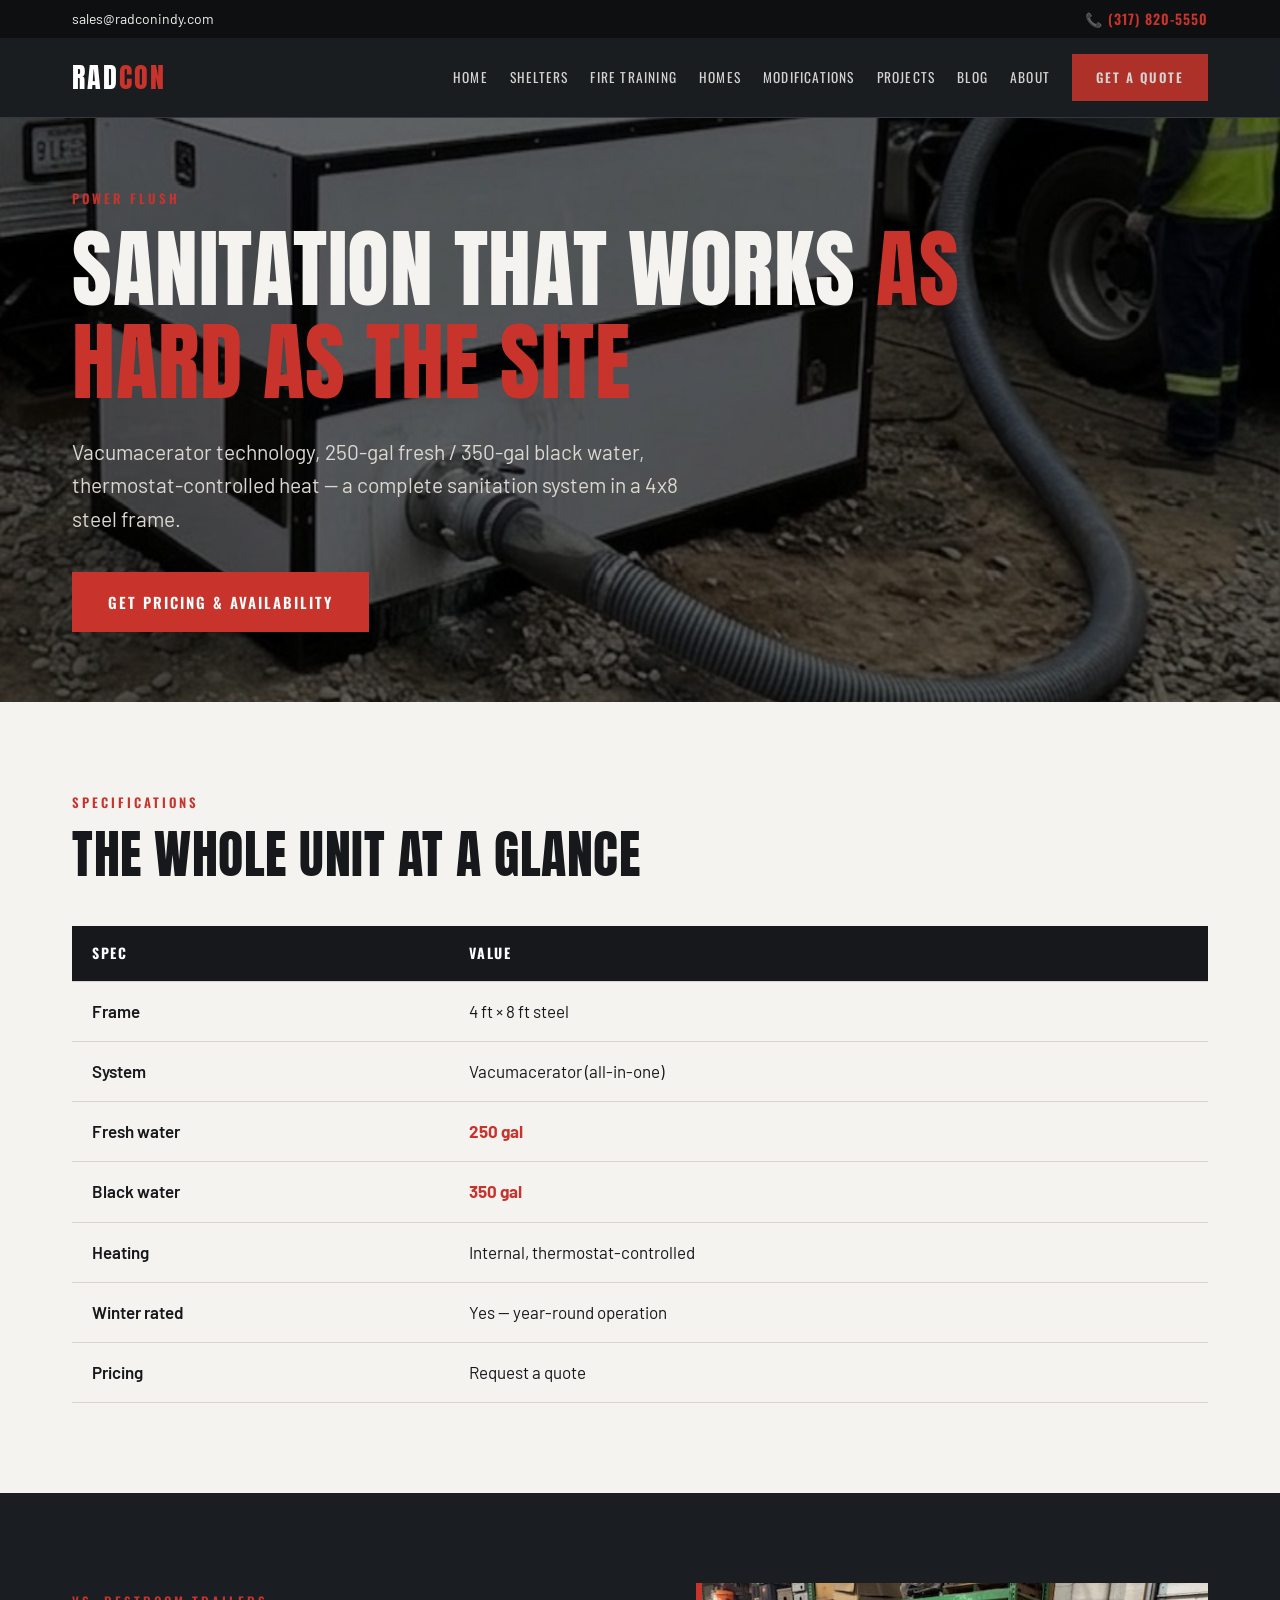
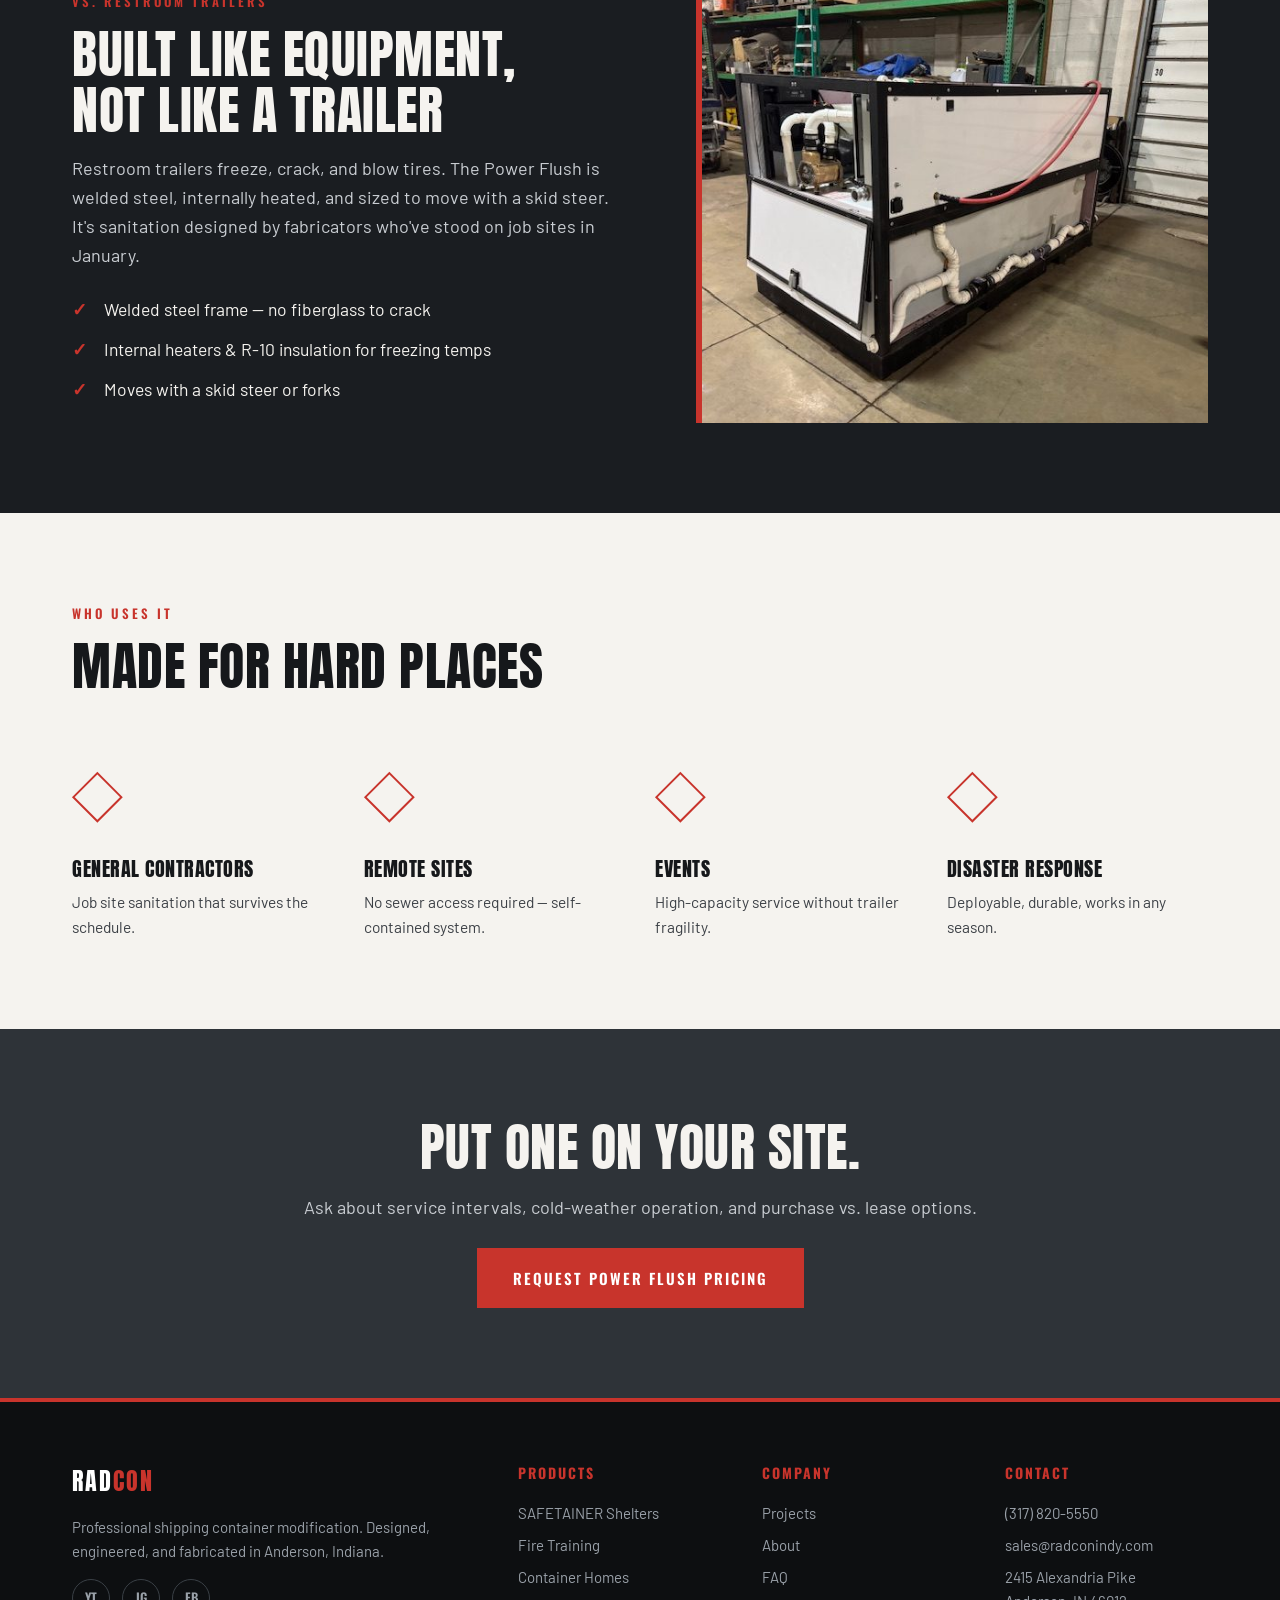
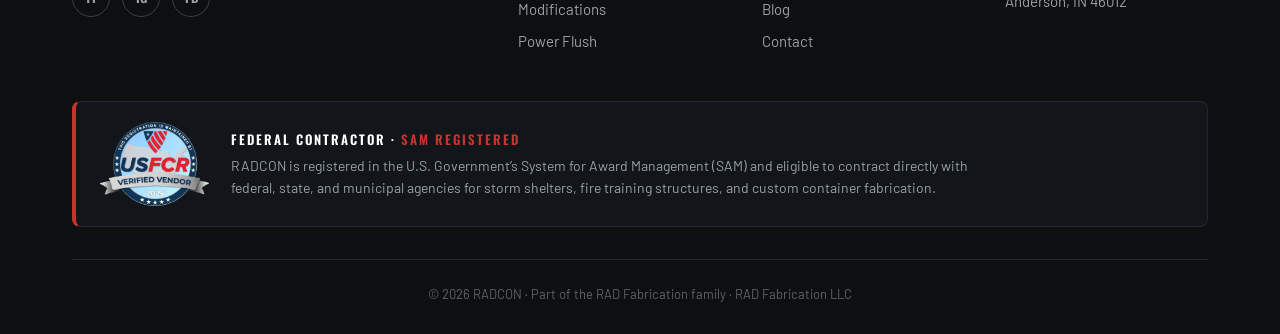
<file: power-flush.html>
<!DOCTYPE html>
<html lang="en">
<head>
<meta charset="UTF-8">
<meta name="viewport" content="width=device-width, initial-scale=1.0">
<title>Power Flush Portable Sanitation Unit | Vacumacerator | RADCON</title>
<meta name="description" content="Heavy-duty portable sanitation in a 4x8 frame: vacumacerator, 250 gal fresh, 350 gal black water, internal heaters for year-round use. Get a quote.">
<link rel="canonical" href="https://www.radconindy.com/power-flush">
<!-- Social / Open Graph -->
<meta property="og:type" content="website">
<meta property="og:site_name" content="RADCON">
<meta property="og:locale" content="en_US">
<meta property="og:url" content="https://www.radconindy.com/power-flush">
<meta property="og:title" content="Power Flush Portable Sanitation Unit | Vacumacerator | RADCON">
<meta property="og:description" content="Heavy-duty portable sanitation in a 4x8 frame: vacumacerator, 250 gal fresh, 350 gal black water, internal heaters for year-round use. Get a quote.">
<meta property="og:image" content="https://www.radconindy.com/img/power-flush-service.jpg">
<meta property="og:image:alt" content="RADCON Power Flush sanitation unit">
<meta name="twitter:card" content="summary_large_image">
<meta name="twitter:title" content="Power Flush Portable Sanitation Unit | Vacumacerator | RADCON">
<meta name="twitter:description" content="Heavy-duty portable sanitation in a 4x8 frame: vacumacerator, 250 gal fresh, 350 gal black water, internal heaters for year-round use. Get a quote.">
<meta name="twitter:image" content="https://www.radconindy.com/img/power-flush-service.jpg">
<link href="https://fonts.googleapis.com/css2?family=Anton&family=Oswald:wght@400;500;600&family=Barlow:wght@400;500;600&display=swap" rel="stylesheet">
<link rel="stylesheet" href="css/style.css">
<script async src="https://www.googletagmanager.com/gtag/js?id=G-8K7NB1ZJ1W"></script>
<script>window.dataLayer=window.dataLayer||[];function gtag(){dataLayer.push(arguments);}gtag('js',new Date());gtag('config','G-8K7NB1ZJ1W');</script>
</head>
<body>

<div class="util"><div class="wrap">
  <a href="mailto:sales@radconindy.com">sales@radconindy.com</a>
  <a class="phone" href="tel:+13178205550">&#128222; (317) 820-5550</a>
</div></div>

<header class="site"><div class="wrap"><nav>
  <a class="logo" href="index.html">RAD<span>CON</span></a>
  <button class="menu-toggle" aria-label="Menu">&#9776;</button>
  <div class="navlinks">
    <a href="index.html">Home</a>
    <a href="shelters.html">Shelters</a>
    <a href="fire-training.html">Fire Training</a>
    <a href="container-homes.html">Homes</a>
    <a href="modifications.html">Modifications</a>
    <a href="projects.html">Projects</a>
    <a href="blog.html">Blog</a>
    <a href="about.html">About</a>
    <a class="btn btn-solid" href="contact.html">Get a Quote</a>
  </div>
</nav></div></header>

<section class="hero short">
  <div class="bg" style="background-image:url('img/power-flush-service.jpg')"></div>
  <div class="wrap">
    <div class="eyebrow">Power Flush</div>
    <h1>Sanitation That Works <span class="accent">as Hard as the Site</span></h1>
    <p class="sub">Vacumacerator technology, 250-gal fresh / 350-gal black water, thermostat-controlled heat — a complete sanitation system in a 4x8 steel frame.</p>
    <div class="ctas"><a class="btn btn-solid" href="contact.html">Get Pricing &amp; Availability</a></div>
  </div>
</section>

<section class="light"><div class="wrap">
  <div class="eyebrow">Specifications</div>
  <h2 class="rv">The Whole Unit at a Glance</h2>
  <table class="rv">
    <tr><th>Spec</th><th>Value</th></tr>
    <tr><td>Frame</td><td>4 ft &times; 8 ft steel</td></tr>
    <tr><td>System</td><td>Vacumacerator (all-in-one)</td></tr>
    <tr><td>Fresh water</td><td class="hl">250 gal</td></tr>
    <tr><td>Black water</td><td class="hl">350 gal</td></tr>
    <tr><td>Heating</td><td>Internal, thermostat-controlled</td></tr>
    <tr><td>Winter rated</td><td>Yes — year-round operation</td></tr>
    <tr><td>Pricing</td><td>Request a quote</td></tr>
  </table>
</div></section>

<section class="dark"><div class="wrap"><div class="split">
  <div>
    <div class="eyebrow">vs. Restroom Trailers</div>
    <h2 class="rv">Built Like Equipment,<br>Not Like a Trailer</h2>
    <p>Restroom trailers freeze, crack, and blow tires. The Power Flush is welded steel, internally heated, and sized to move with a skid steer. It's sanitation designed by fabricators who've stood on job sites in January.</p>
    <ul class="ticks rv">
      <li>Welded steel frame — no fiberglass to crack</li>
      <li>Internal heaters &amp; R-10 insulation for freezing temps</li>
      <li>Moves with a skid steer or forks</li>
    </ul>
  </div>
  <div class="photo rv" style="background-image:url('img/power-flush-shop.jpg')"></div>
</div></div></section>

<section class="light"><div class="wrap">
  <div class="eyebrow">Who Uses It</div>
  <h2 class="rv">Made for Hard Places</h2>
  <div class="steps" style="margin-top:44px">
    <div class="step rv"><div class="n">&#9670;</div><h3>General Contractors</h3><p>Job site sanitation that survives the schedule.</p></div>
    <div class="step rv"><div class="n">&#9670;</div><h3>Remote Sites</h3><p>No sewer access required — self-contained system.</p></div>
    <div class="step rv"><div class="n">&#9670;</div><h3>Events</h3><p>High-capacity service without trailer fragility.</p></div>
    <div class="step rv"><div class="n">&#9670;</div><h3>Disaster Response</h3><p>Deployable, durable, works in any season.</p></div>
  </div>
</div></section>

<section class="steel center"><div class="wrap">
  <h2 class="rv">Put One on Your Site.</h2>
  <p style="margin-top:18px;color:#c9cdd2">Ask about service intervals, cold-weather operation, and purchase vs. lease options.</p>
  <a class="btn btn-solid" style="margin-top:26px" href="contact.html">Request Power Flush Pricing</a>
</div></section>

<footer><div class="wrap">
  <div class="fgrid">
    <div>
      <a class="logo" style="font-size:24px" href="index.html">RAD<span>CON</span></a>
      <p style="margin-top:14px">Professional shipping container modification. Designed, engineered, and fabricated in Anderson, Indiana.</p>
      <div class="socials">
        <a href="http://www.youtube.com/@RADCONINDY" target="_blank" rel="noopener" title="YouTube">YT</a>
        <a href="http://www.instagram.com/radcon_indy" target="_blank" rel="noopener" title="Instagram">IG</a>
        <a href="http://www.facebook.com/radcon" target="_blank" rel="noopener" title="Facebook">FB</a>
      </div>
    </div>
    <div><h4>Products</h4><a href="shelters.html">SAFETAINER Shelters</a><a href="fire-training.html">Fire Training</a><a href="container-homes.html">Container Homes</a><a href="modifications.html">Modifications</a><a href="power-flush.html">Power Flush</a></div>
    <div><h4>Company</h4><a href="projects.html">Projects</a><a href="about.html">About</a><a href="faq.html">FAQ</a><a href="blog.html">Blog</a><a href="contact.html">Contact</a></div>
    <div><h4>Contact</h4><p>(317) 820-5550</p><p>sales@radconindy.com</p><p>2415 Alexandria Pike<br>Anderson, IN 46012</p></div>
  </div>
  <div class="sam-strip">
    <a href="https://usfcr.com" target="_blank" rel="noopener" title="US Federal Contractor Registration System for Award Management Verified Vendor Seal"><img src="img/verified-vendor-seal-2026-sm.png" alt="USFCR Verified Vendor" loading="lazy"></a>
    <div>
      <h5>Federal Contractor &middot; <span>SAM Registered</span></h5>
      <p>RADCON is registered in the U.S. Government&rsquo;s System for Award Management (SAM) and eligible to contract directly with federal, state, and municipal agencies for storm shelters, fire training structures, and custom container fabrication.</p>
    </div>
  </div>
  <div class="fine">&copy; 2026 RADCON &middot; Part of the RAD Fabrication family &middot; RAD Fabrication LLC</div>
</div></footer>

<script src="js/main.js"></script>
</body>
</html>
</file>
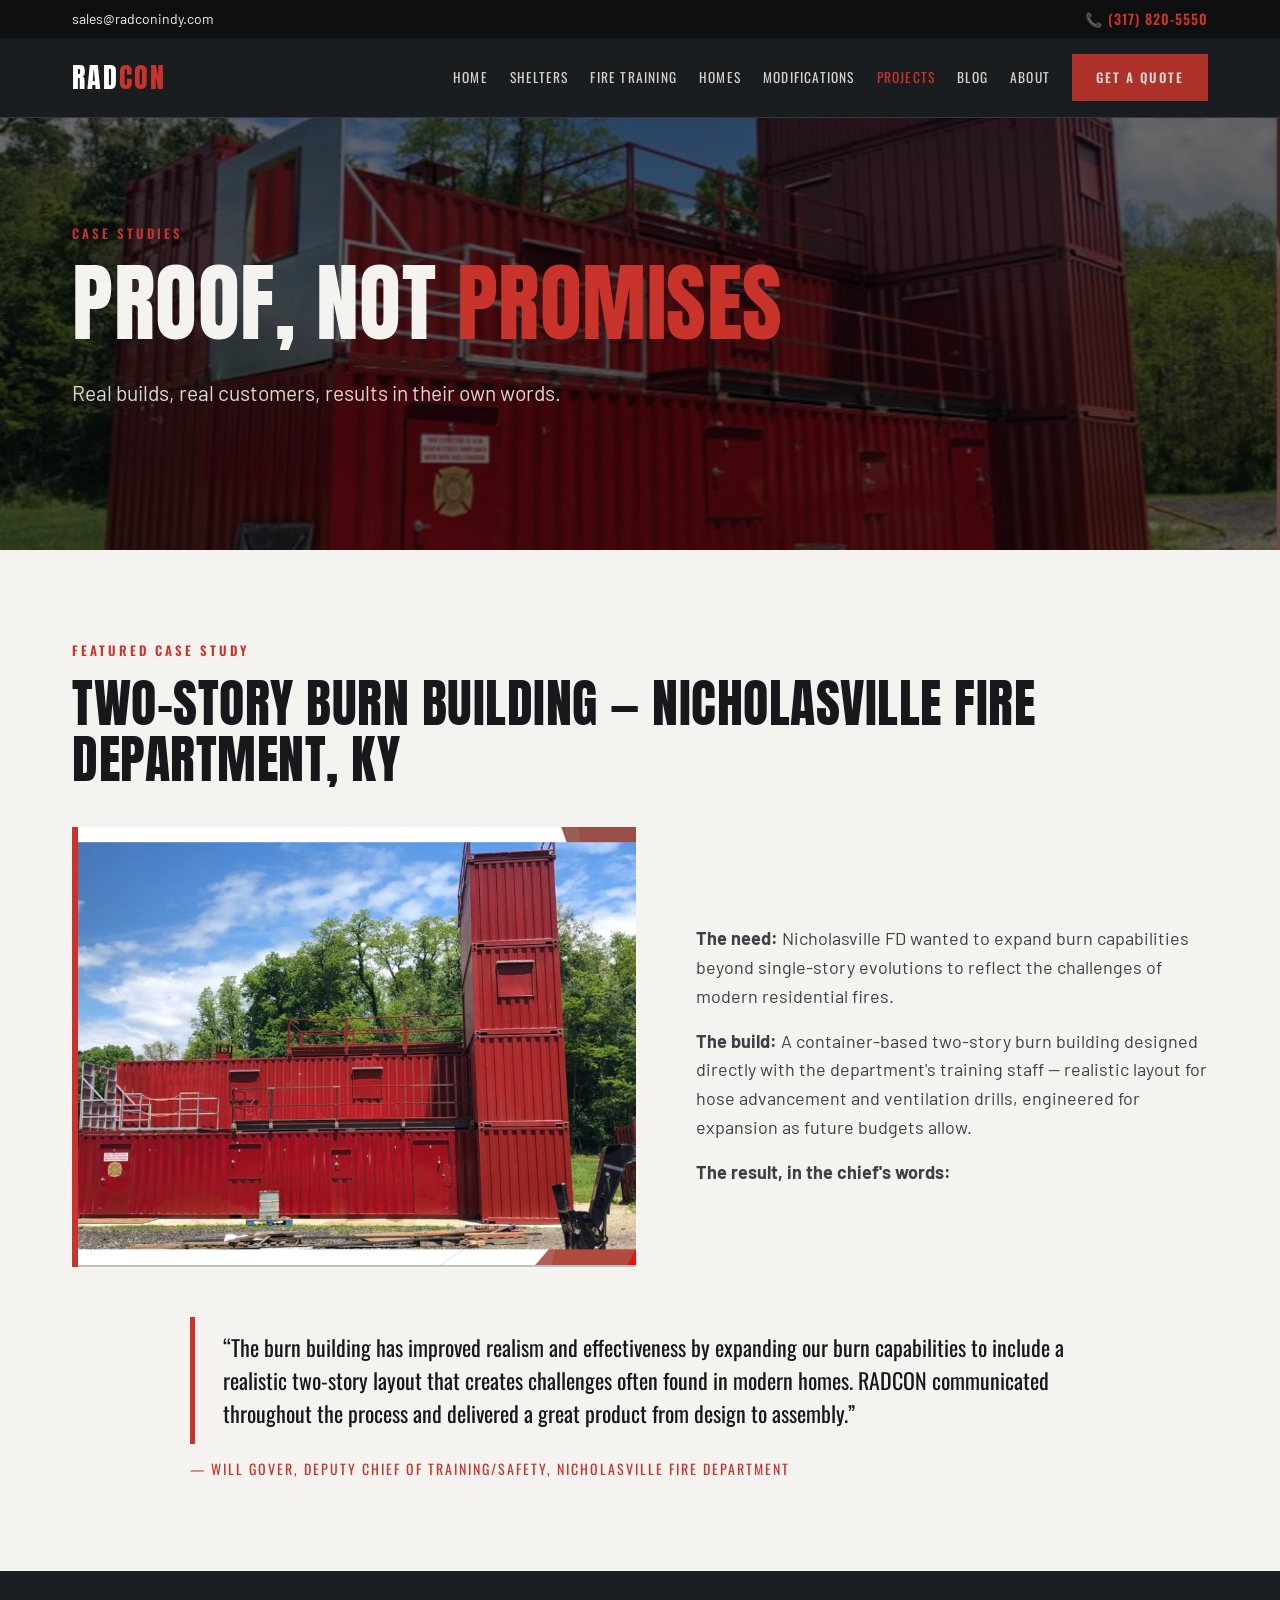
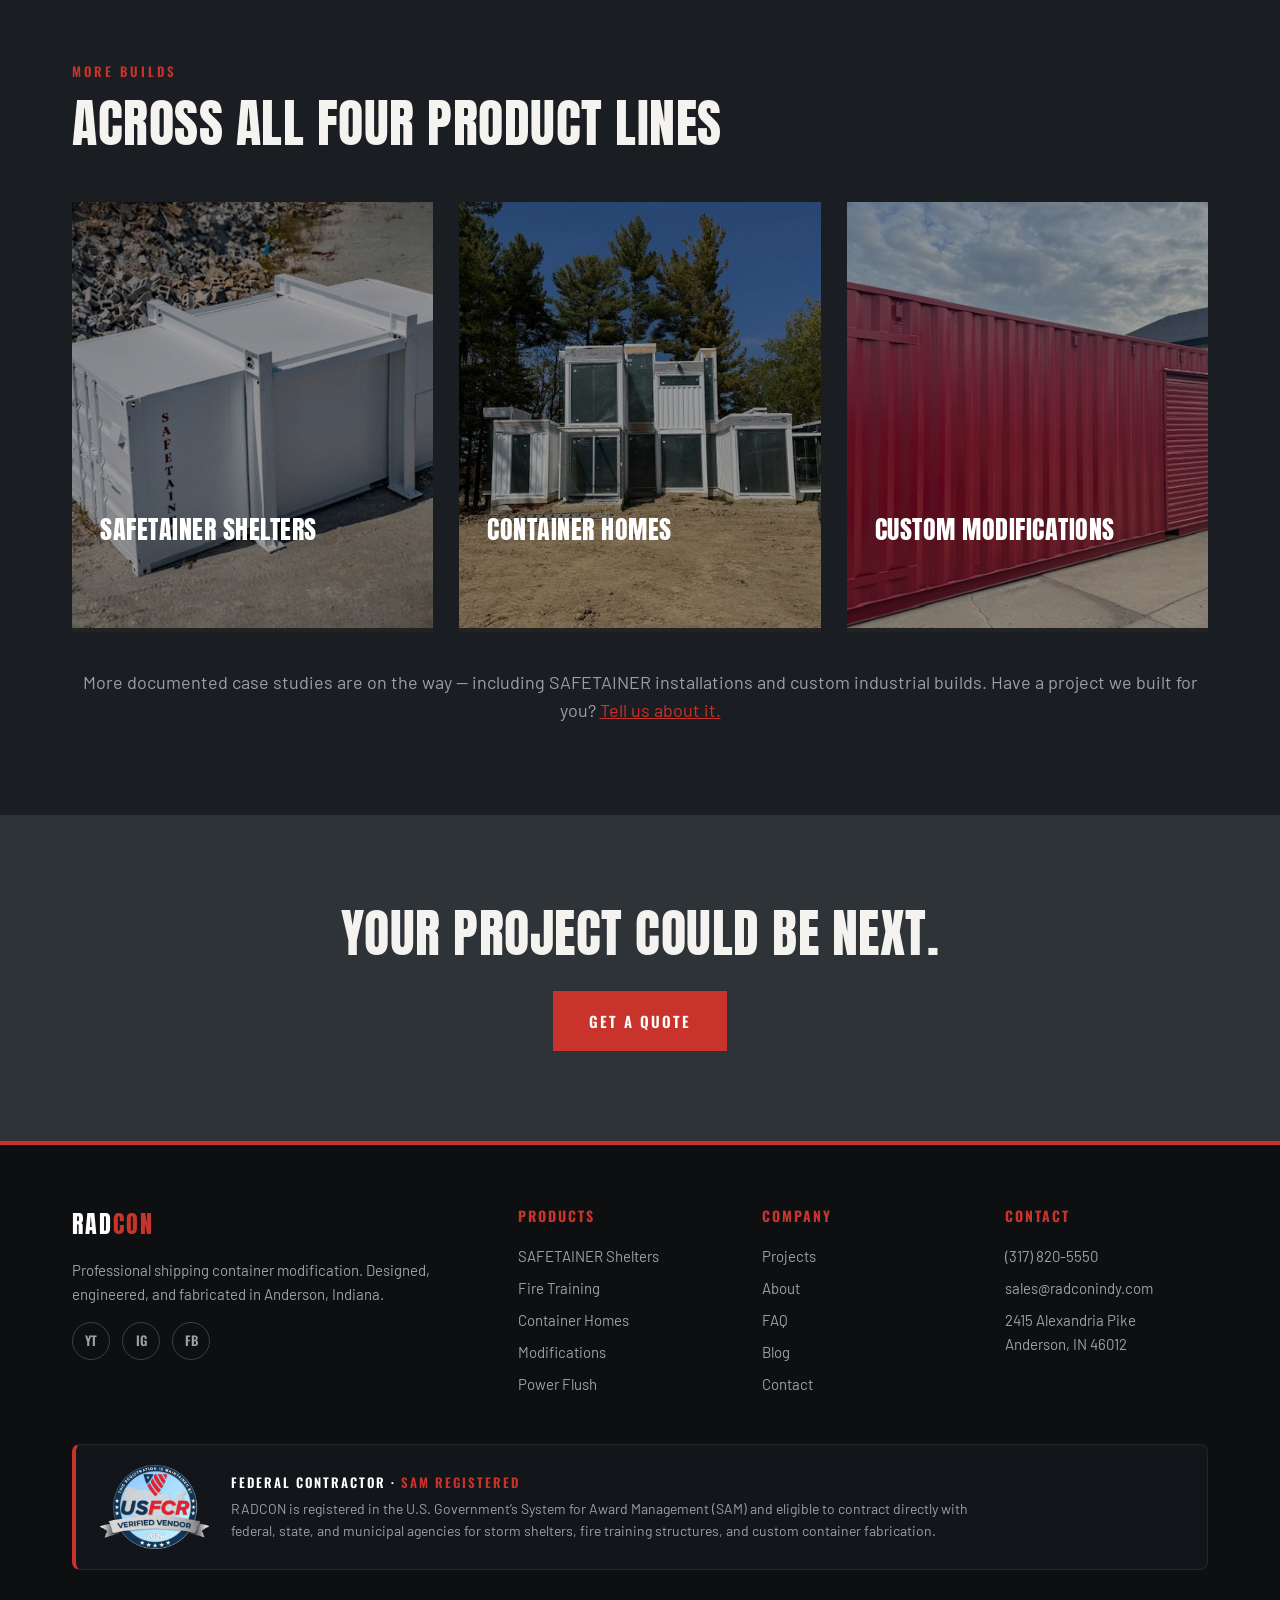
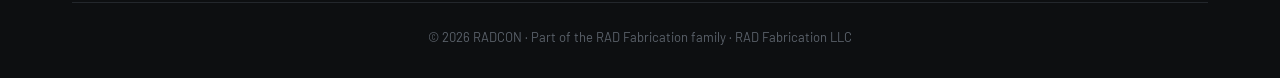
<file: projects.html>
<!DOCTYPE html>
<html lang="en">
<head>
<meta charset="UTF-8">
<meta name="viewport" content="width=device-width, initial-scale=1.0">
<title>Container Projects &amp; Case Studies | RADCON</title>
<meta name="description" content="Real RADCON builds: fire training structures, SAFETAINER shelters, container homes &amp; custom modifications — with results in the customers' own words.">
<link rel="canonical" href="https://www.radconindy.com/projects">
<!-- Social / Open Graph -->
<meta property="og:type" content="website">
<meta property="og:site_name" content="RADCON">
<meta property="og:locale" content="en_US">
<meta property="og:url" content="https://www.radconindy.com/projects">
<meta property="og:title" content="Container Projects &amp; Case Studies | RADCON">
<meta property="og:description" content="Real RADCON builds: fire training structures, SAFETAINER shelters, container homes &amp; custom modifications — with results in the customers' own words.">
<meta property="og:image" content="https://www.radconindy.com/img/burn-building-wide.jpg">
<meta property="og:image:alt" content="Two-story container burn building for Nicholasville Fire Department">
<meta name="twitter:card" content="summary_large_image">
<meta name="twitter:title" content="Container Projects &amp; Case Studies | RADCON">
<meta name="twitter:description" content="Real RADCON builds: fire training structures, SAFETAINER shelters, container homes &amp; custom modifications — with results in the customers' own words.">
<meta name="twitter:image" content="https://www.radconindy.com/img/burn-building-wide.jpg">
<link href="https://fonts.googleapis.com/css2?family=Anton&family=Oswald:wght@400;500;600&family=Barlow:wght@400;500;600&display=swap" rel="stylesheet">
<link rel="stylesheet" href="css/style.css">
<script async src="https://www.googletagmanager.com/gtag/js?id=G-8K7NB1ZJ1W"></script>
<script>window.dataLayer=window.dataLayer||[];function gtag(){dataLayer.push(arguments);}gtag('js',new Date());gtag('config','G-8K7NB1ZJ1W');</script>
</head>
<body>

<div class="util"><div class="wrap">
  <a href="mailto:sales@radconindy.com">sales@radconindy.com</a>
  <a class="phone" href="tel:+13178205550">&#128222; (317) 820-5550</a>
</div></div>

<header class="site"><div class="wrap"><nav>
  <a class="logo" href="index.html">RAD<span>CON</span></a>
  <button class="menu-toggle" aria-label="Menu">&#9776;</button>
  <div class="navlinks">
    <a href="index.html">Home</a>
    <a href="shelters.html">Shelters</a>
    <a href="fire-training.html">Fire Training</a>
    <a href="container-homes.html">Homes</a>
    <a href="modifications.html">Modifications</a>
    <a href="projects.html">Projects</a>
    <a href="blog.html">Blog</a>
    <a href="about.html">About</a>
    <a class="btn btn-solid" href="contact.html">Get a Quote</a>
  </div>
</nav></div></header>

<section class="hero short" style="min-height:48vh">
  <div class="bg" style="background-image:url('img/burn-building-wide.jpg')"></div>
  <div class="wrap">
    <div class="eyebrow">Case Studies</div>
    <h1>Proof, Not <span class="accent">Promises</span></h1>
    <p class="sub">Real builds, real customers, results in their own words.</p>
  </div>
</section>

<section class="light"><div class="wrap">
  <div class="eyebrow">Featured Case Study</div>
  <h2 class="rv">Two-Story Burn Building — Nicholasville Fire Department, KY</h2>
  <div class="split" style="margin-top:40px">
    <div class="photo rv" style="background-image:url('img/burn-tower-red.jpg')"></div>
    <div>
      <p><strong>The need:</strong> Nicholasville FD wanted to expand burn capabilities beyond single-story evolutions to reflect the challenges of modern residential fires.</p>
      <p><strong>The build:</strong> A container-based two-story burn building designed directly with the department's training staff — realistic layout for hose advancement and ventilation drills, engineered for expansion as future budgets allow.</p>
      <p><strong>The result, in the chief's words:</strong></p>
    </div>
  </div>
  <div style="max-width:900px;margin:50px auto 0" class="rv">
    <blockquote style="border-left:5px solid var(--red);padding:14px 0 14px 28px;font-family:'Oswald',sans-serif;font-size:22px;color:var(--ink);line-height:1.5">&ldquo;The burn building has improved realism and effectiveness by expanding our burn capabilities to include a realistic two-story layout that creates challenges often found in modern homes. RADCON communicated throughout the process and delivered a great product from design to assembly.&rdquo;</blockquote>
    <p style="font-family:'Oswald',sans-serif;text-transform:uppercase;letter-spacing:2px;font-size:14px;color:var(--red);margin-top:14px">&mdash; Will Gover, Deputy Chief of Training/Safety, Nicholasville Fire Department</p>
  </div>
</div></section>

<section class="dark"><div class="wrap">
  <div class="eyebrow">More Builds</div>
  <h2 class="rv">Across All Four Product Lines</h2>
  <div class="cards">
    <a class="card rv" href="shelters.html">
      <div class="img" style="background-image:url('img/safetainer-closeup.jpg')"></div>
      <div class="txt"><h3>SAFETAINER Shelters</h3><p>ICC 500 certified storm protection, deployed on concrete and dirt sites alike.</p><span class="go">Explore &rarr;</span></div>
    </a>
    <a class="card rv" href="container-homes.html">
      <div class="img" style="background-image:url('img/levi-house.jpg')"></div>
      <div class="txt"><h3>Container Homes</h3><p>From compact dwellings to architectural statements.</p><span class="go">Explore &rarr;</span></div>
    </a>
    <a class="card rv" href="modifications.html">
      <div class="img" style="background-image:url('img/red-container.jpg')"></div>
      <div class="txt"><h3>Custom Modifications</h3><p>Offices, enclosures, workshops — engineered to spec.</p><span class="go">Explore &rarr;</span></div>
    </a>
  </div>
  <p style="margin-top:36px;color:#9aa1a9;text-align:center">More documented case studies are on the way — including SAFETAINER installations and custom industrial builds. Have a project we built for you? <a href="contact.html" style="color:var(--red)">Tell us about it.</a></p>
</div></section>

<section class="steel center"><div class="wrap">
  <h2 class="rv">Your Project Could Be Next.</h2>
  <a class="btn btn-solid" style="margin-top:30px" href="contact.html">Get a Quote</a>
</div></section>

<footer><div class="wrap">
  <div class="fgrid">
    <div>
      <a class="logo" style="font-size:24px" href="index.html">RAD<span>CON</span></a>
      <p style="margin-top:14px">Professional shipping container modification. Designed, engineered, and fabricated in Anderson, Indiana.</p>
      <div class="socials">
        <a href="http://www.youtube.com/@RADCONINDY" target="_blank" rel="noopener" title="YouTube">YT</a>
        <a href="http://www.instagram.com/radcon_indy" target="_blank" rel="noopener" title="Instagram">IG</a>
        <a href="http://www.facebook.com/radcon" target="_blank" rel="noopener" title="Facebook">FB</a>
      </div>
    </div>
    <div><h4>Products</h4><a href="shelters.html">SAFETAINER Shelters</a><a href="fire-training.html">Fire Training</a><a href="container-homes.html">Container Homes</a><a href="modifications.html">Modifications</a><a href="power-flush.html">Power Flush</a></div>
    <div><h4>Company</h4><a href="projects.html">Projects</a><a href="about.html">About</a><a href="faq.html">FAQ</a><a href="blog.html">Blog</a><a href="contact.html">Contact</a></div>
    <div><h4>Contact</h4><p>(317) 820-5550</p><p>sales@radconindy.com</p><p>2415 Alexandria Pike<br>Anderson, IN 46012</p></div>
  </div>
  <div class="sam-strip">
    <a href="https://usfcr.com" target="_blank" rel="noopener" title="US Federal Contractor Registration System for Award Management Verified Vendor Seal"><img src="img/verified-vendor-seal-2026-sm.png" alt="USFCR Verified Vendor" loading="lazy"></a>
    <div>
      <h5>Federal Contractor &middot; <span>SAM Registered</span></h5>
      <p>RADCON is registered in the U.S. Government&rsquo;s System for Award Management (SAM) and eligible to contract directly with federal, state, and municipal agencies for storm shelters, fire training structures, and custom container fabrication.</p>
    </div>
  </div>
  <div class="fine">&copy; 2026 RADCON &middot; Part of the RAD Fabrication family &middot; RAD Fabrication LLC</div>
</div></footer>

<script src="js/main.js"></script>
</body>
</html>
</file>
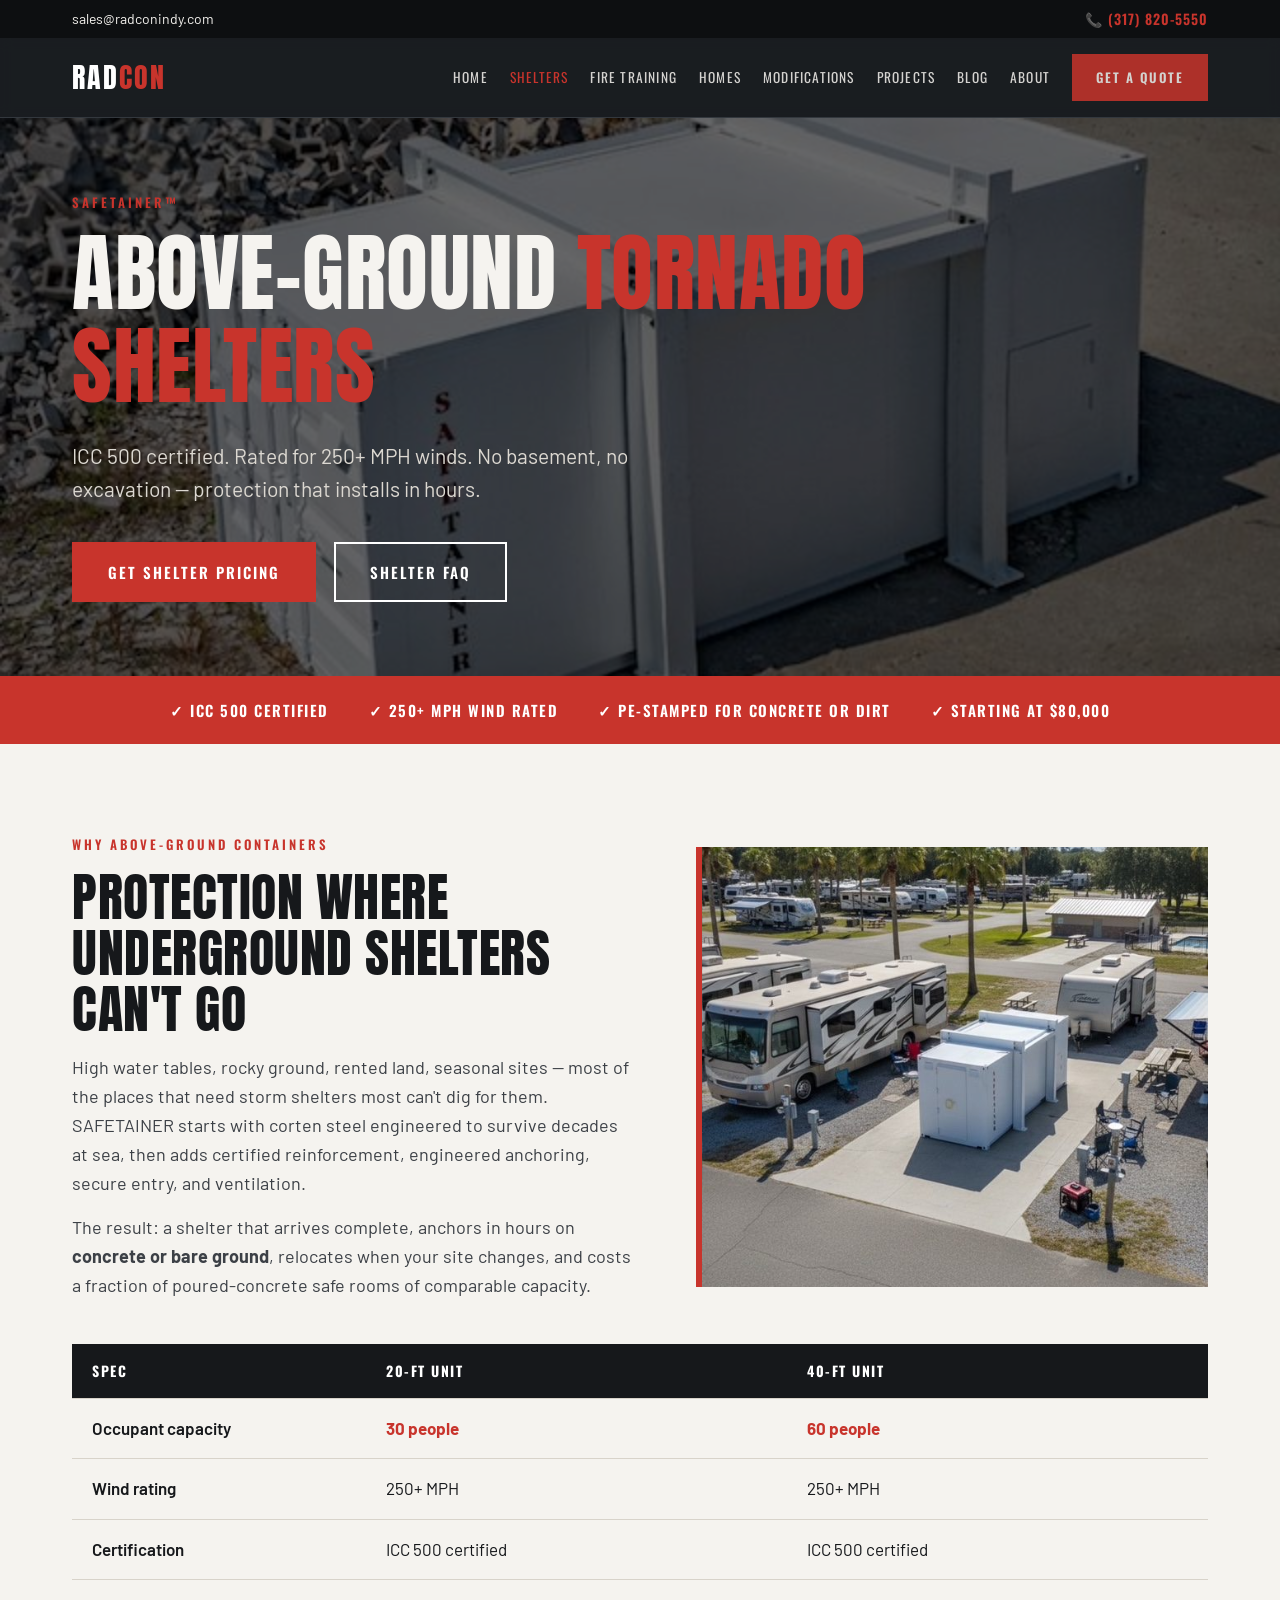
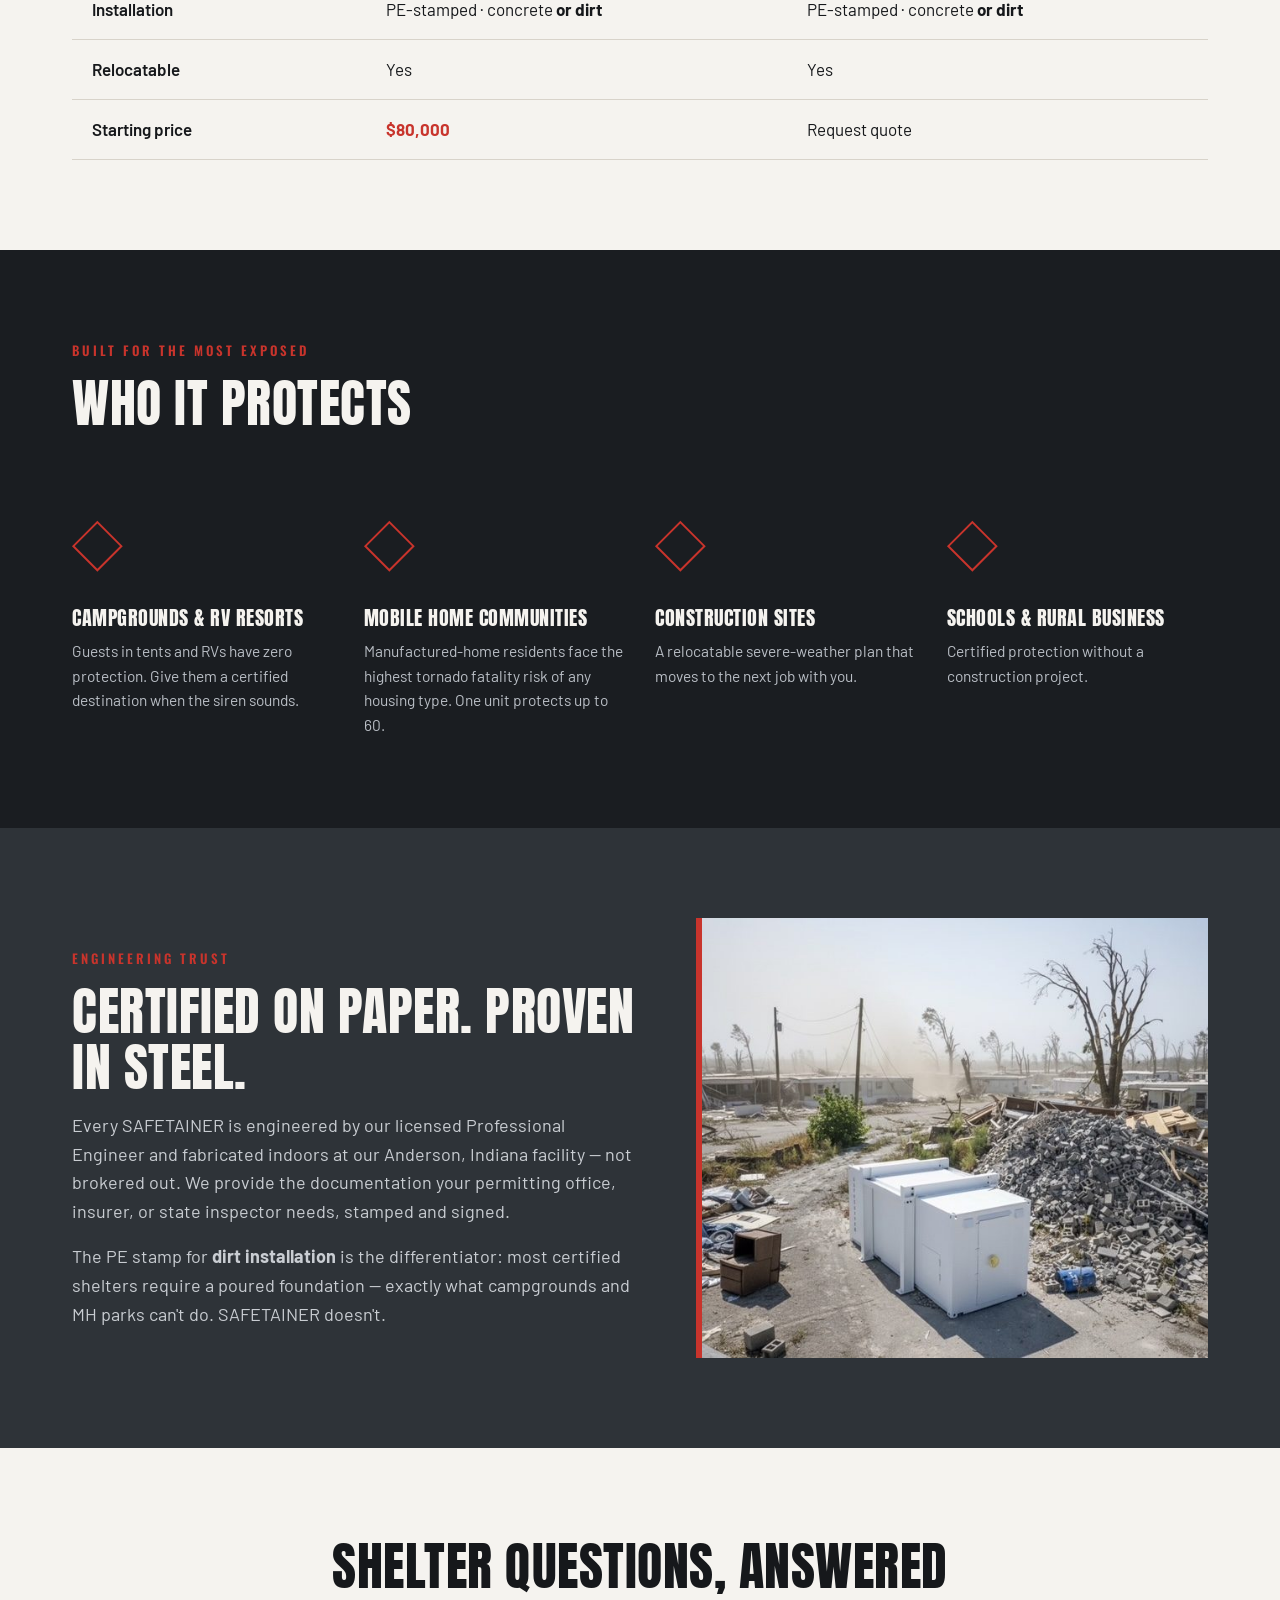
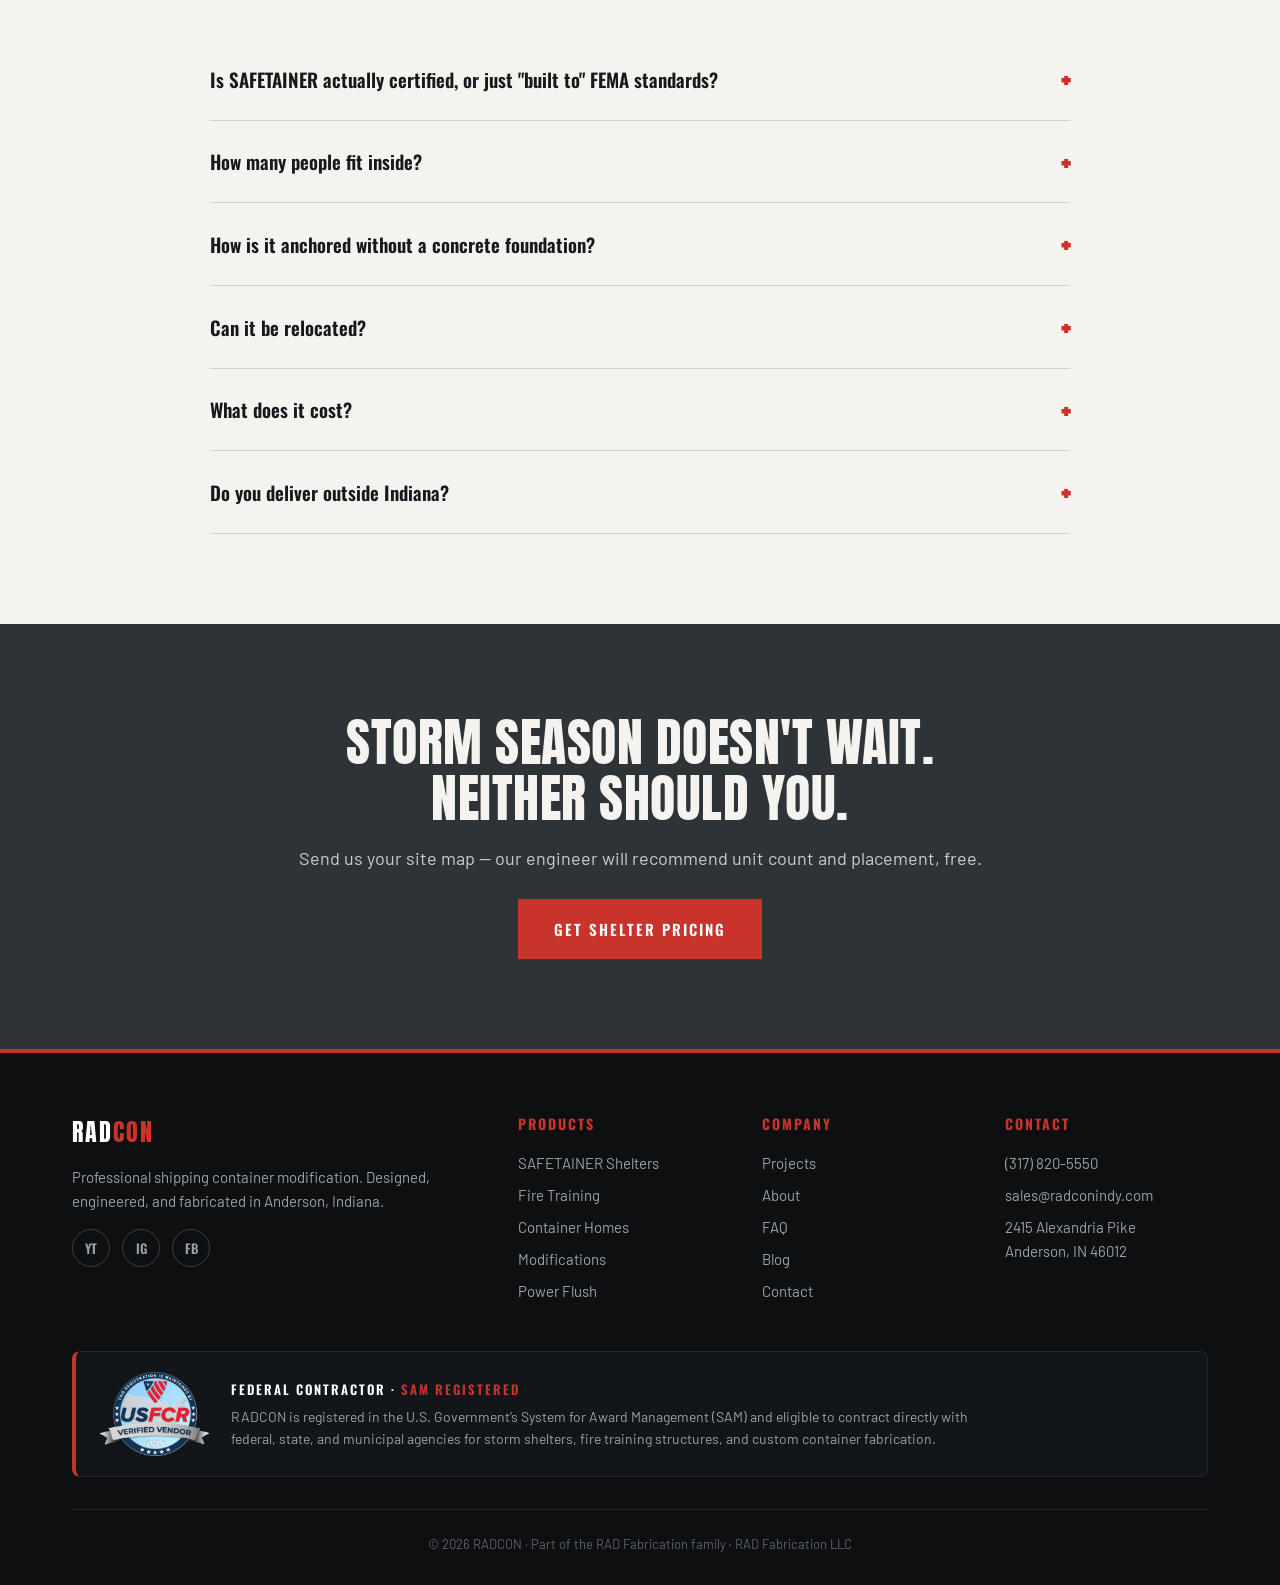
<file: shelters.html>
<!DOCTYPE html>
<html lang="en">
<head>
<meta charset="UTF-8">
<meta name="viewport" content="width=device-width, initial-scale=1.0">
<title>SAFETAINER Tornado Shelters – ICC 500 Certified | RADCON</title>
<meta name="description" content="ICC 500 certified above-ground container tornado shelters, rated 250+ MPH, PE-stamped for concrete or dirt. Built in Indiana for campgrounds, MH parks &amp; job sites.">
<link rel="canonical" href="https://www.radconindy.com/shelters">
<!-- Social / Open Graph -->
<meta property="og:type" content="website">
<meta property="og:site_name" content="RADCON">
<meta property="og:locale" content="en_US">
<meta property="og:url" content="https://www.radconindy.com/shelters">
<meta property="og:title" content="SAFETAINER Tornado Shelters – ICC 500 Certified | RADCON">
<meta property="og:description" content="ICC 500 certified above-ground container tornado shelters, rated 250+ MPH, PE-stamped for concrete or dirt. Built in Indiana for campgrounds, MH parks &amp; job sites.">
<meta property="og:image" content="https://www.radconindy.com/img/safetainer-closeup.jpg">
<meta property="og:image:alt" content="ICC 500 certified SAFETAINER tornado shelter">
<meta name="twitter:card" content="summary_large_image">
<meta name="twitter:title" content="SAFETAINER Tornado Shelters – ICC 500 Certified | RADCON">
<meta name="twitter:description" content="ICC 500 certified above-ground container tornado shelters, rated 250+ MPH, PE-stamped for concrete or dirt. Built in Indiana for campgrounds, MH parks &amp; job sites.">
<meta name="twitter:image" content="https://www.radconindy.com/img/safetainer-closeup.jpg">
<script type="application/ld+json">
{"@context":"https://schema.org","@type":"FAQPage","mainEntity":[{"@type":"Question","name":"Is SAFETAINER actually certified, or just \"built to\" FEMA standards?","acceptedAnswer":{"@type":"Answer","text":"Certified. SAFETAINER meets ICC 500 — and our PE-stamped installation drawings cover both concrete and dirt placement, so your site works either way."}},{"@type":"Question","name":"How many people fit inside?","acceptedAnswer":{"@type":"Answer","text":"A 20-ft SAFETAINER shelters 30 people; a 40-ft unit shelters 60. Multi-unit placement plans are available for larger properties."}},{"@type":"Question","name":"How is it anchored without a concrete foundation?","acceptedAnswer":{"@type":"Answer","text":"Our licensed Professional Engineer stamps an anchoring plan specific to dirt installation — no pour required. Ask us for the engineering details for your soil type."}},{"@type":"Question","name":"Can it be relocated?","acceptedAnswer":{"@type":"Answer","text":"Yes — it's a container at heart. When your site changes, your shelter moves with you."}},{"@type":"Question","name":"What does it cost?","acceptedAnswer":{"@type":"Answer","text":"Units start at $80,000. Request exact pricing for your capacity and site."}},{"@type":"Question","name":"Do you deliver outside Indiana?","acceptedAnswer":{"@type":"Answer","text":"Yes — we deliver and set SAFETAINER units across the continental US."}}]}
</script>
<link href="https://fonts.googleapis.com/css2?family=Anton&family=Oswald:wght@400;500;600&family=Barlow:wght@400;500;600&display=swap" rel="stylesheet">
<link rel="stylesheet" href="css/style.css">
<script type="application/ld+json">
{"@context":"https://schema.org","@type":"Product","name":"SAFETAINER Above-Ground Tornado Shelter","brand":{"@type":"Brand","name":"RADCON"},"description":"ICC 500 certified above-ground container tornado shelter rated for 250+ MPH winds. PE-stamped for concrete or dirt installation. 20-ft (30 person) and 40-ft (60 person) units.","offers":{"@type":"Offer","priceCurrency":"USD","price":"80000","priceSpecification":{"@type":"PriceSpecification","price":"80000","priceCurrency":"USD","valueAddedTaxIncluded":false},"availability":"https://schema.org/InStock"}}
</script>
<script async src="https://www.googletagmanager.com/gtag/js?id=G-8K7NB1ZJ1W"></script>
<script>window.dataLayer=window.dataLayer||[];function gtag(){dataLayer.push(arguments);}gtag('js',new Date());gtag('config','G-8K7NB1ZJ1W');</script>
</head>
<body>

<div class="util"><div class="wrap">
  <a href="mailto:sales@radconindy.com">sales@radconindy.com</a>
  <a class="phone" href="tel:+13178205550">&#128222; (317) 820-5550</a>
</div></div>

<header class="site"><div class="wrap"><nav>
  <a class="logo" href="index.html">RAD<span>CON</span></a>
  <button class="menu-toggle" aria-label="Menu">&#9776;</button>
  <div class="navlinks">
    <a href="index.html">Home</a>
    <a href="shelters.html">Shelters</a>
    <a href="fire-training.html">Fire Training</a>
    <a href="container-homes.html">Homes</a>
    <a href="modifications.html">Modifications</a>
    <a href="projects.html">Projects</a>
    <a href="blog.html">Blog</a>
    <a href="about.html">About</a>
    <a class="btn btn-solid" href="contact.html">Get a Quote</a>
  </div>
</nav></div></header>

<section class="hero short">
  <div class="bg" style="background-image:url('img/safetainer-closeup.jpg')"></div>
  <div class="wrap">
    <div class="eyebrow">SAFETAINER&trade;</div>
    <h1>Above-Ground <span class="accent">Tornado Shelters</span></h1>
    <p class="sub">ICC 500 certified. Rated for 250+ MPH winds. No basement, no excavation — protection that installs in hours.</p>
    <div class="ctas"><a class="btn btn-solid" href="contact.html">Get Shelter Pricing</a><a class="btn btn-ghost" href="faq.html">Shelter FAQ</a></div>
  </div>
</section>

<div class="certbar"><div class="wrap">
  <span>&#10003; ICC 500 Certified</span><span>&#10003; 250+ MPH Wind Rated</span><span>&#10003; PE-Stamped for Concrete or Dirt</span><span>&#10003; Starting at $80,000</span>
</div></div>

<section class="light"><div class="wrap">
  <div class="split">
    <div>
      <div class="eyebrow">Why Above-Ground Containers</div>
      <h2 class="rv">Protection Where Underground Shelters Can't Go</h2>
      <p>High water tables, rocky ground, rented land, seasonal sites — most of the places that need storm shelters most can't dig for them. SAFETAINER starts with corten steel engineered to survive decades at sea, then adds certified reinforcement, engineered anchoring, secure entry, and ventilation.</p>
      <p>The result: a shelter that arrives complete, anchors in hours on <strong>concrete or bare ground</strong>, relocates when your site changes, and costs a fraction of poured-concrete safe rooms of comparable capacity.</p>
    </div>
    <div class="photo rv" style="background-image:url('img/shelters-rv-park.jpg')"></div>
  </div>
  <table class="rv">
    <tr><th>Spec</th><th>20-ft Unit</th><th>40-ft Unit</th></tr>
    <tr><td>Occupant capacity</td><td class="hl">30 people</td><td class="hl">60 people</td></tr>
    <tr><td>Wind rating</td><td>250+ MPH</td><td>250+ MPH</td></tr>
    <tr><td>Certification</td><td>ICC 500 certified</td><td>ICC 500 certified</td></tr>
    <tr><td>Installation</td><td>PE-stamped &middot; concrete <b>or dirt</b></td><td>PE-stamped &middot; concrete <b>or dirt</b></td></tr>
    <tr><td>Relocatable</td><td>Yes</td><td>Yes</td></tr>
    <tr><td>Starting price</td><td class="hl">$80,000</td><td>Request quote</td></tr>
  </table>
</div></section>

<section class="dark"><div class="wrap">
  <div class="eyebrow">Built for the Most Exposed</div>
  <h2 class="rv">Who It Protects</h2>
  <div class="steps">
    <div class="step rv"><div class="n">&#9670;</div><h3>Campgrounds &amp; RV Resorts</h3><p>Guests in tents and RVs have zero protection. Give them a certified destination when the siren sounds.</p></div>
    <div class="step rv"><div class="n">&#9670;</div><h3>Mobile Home Communities</h3><p>Manufactured-home residents face the highest tornado fatality risk of any housing type. One unit protects up to 60.</p></div>
    <div class="step rv"><div class="n">&#9670;</div><h3>Construction Sites</h3><p>A relocatable severe-weather plan that moves to the next job with you.</p></div>
    <div class="step rv"><div class="n">&#9670;</div><h3>Schools &amp; Rural Business</h3><p>Certified protection without a construction project.</p></div>
  </div>
</div></section>

<section class="steel"><div class="wrap"><div class="split">
  <div>
    <div class="eyebrow">Engineering Trust</div>
    <h2 class="rv">Certified on Paper. Proven in Steel.</h2>
    <p>Every SAFETAINER is engineered by our licensed Professional Engineer and fabricated indoors at our Anderson, Indiana facility — not brokered out. We provide the documentation your permitting office, insurer, or state inspector needs, stamped and signed.</p>
    <p>The PE stamp for <strong>dirt installation</strong> is the differentiator: most certified shelters require a poured foundation — exactly what campgrounds and MH parks can't do. SAFETAINER doesn't.</p>
  </div>
  <div class="photo rv" style="background-image:url('img/safetainer-aftermath.jpg')"></div>
</div></div></section>

<section class="light"><div class="wrap">
  <h2 class="rv center">Shelter Questions, Answered</h2>
  <div class="faq">
    <details><summary>Is SAFETAINER actually certified, or just "built to" FEMA standards?</summary><p>Certified. SAFETAINER meets ICC 500 — and our PE-stamped installation drawings cover both concrete and dirt placement, so your site works either way.</p></details>
    <details><summary>How many people fit inside?</summary><p>A 20-ft SAFETAINER shelters 30 people; a 40-ft unit shelters 60. Multi-unit placement plans are available for larger properties.</p></details>
    <details><summary>How is it anchored without a concrete foundation?</summary><p>Our licensed Professional Engineer stamps an anchoring plan specific to dirt installation — no pour required. Ask us for the engineering details for your soil type.</p></details>
    <details><summary>Can it be relocated?</summary><p>Yes — it's a container at heart. When your site changes, your shelter moves with you.</p></details>
    <details><summary>What does it cost?</summary><p>Units start at $80,000. Request exact pricing for your capacity and site.</p></details>
    <details><summary>Do you deliver outside Indiana?</summary><p>Yes — we deliver and set SAFETAINER units across the continental US.</p></details>
  </div>
</div></section>

<section class="steel center"><div class="wrap">
  <h2 class="rv">Storm Season Doesn't Wait.<br>Neither Should You.</h2>
  <p style="margin-top:18px;color:#c9cdd2">Send us your site map — our engineer will recommend unit count and placement, free.</p>
  <a class="btn btn-solid" style="margin-top:26px" href="contact.html">Get Shelter Pricing</a>
</div></section>

<footer><div class="wrap">
  <div class="fgrid">
    <div>
      <a class="logo" style="font-size:24px" href="index.html">RAD<span>CON</span></a>
      <p style="margin-top:14px">Professional shipping container modification. Designed, engineered, and fabricated in Anderson, Indiana.</p>
      <div class="socials">
        <a href="http://www.youtube.com/@RADCONINDY" target="_blank" rel="noopener" title="YouTube">YT</a>
        <a href="http://www.instagram.com/radcon_indy" target="_blank" rel="noopener" title="Instagram">IG</a>
        <a href="http://www.facebook.com/radcon" target="_blank" rel="noopener" title="Facebook">FB</a>
      </div>
    </div>
    <div><h4>Products</h4><a href="shelters.html">SAFETAINER Shelters</a><a href="fire-training.html">Fire Training</a><a href="container-homes.html">Container Homes</a><a href="modifications.html">Modifications</a><a href="power-flush.html">Power Flush</a></div>
    <div><h4>Company</h4><a href="projects.html">Projects</a><a href="about.html">About</a><a href="faq.html">FAQ</a><a href="blog.html">Blog</a><a href="contact.html">Contact</a></div>
    <div><h4>Contact</h4><p>(317) 820-5550</p><p>sales@radconindy.com</p><p>2415 Alexandria Pike<br>Anderson, IN 46012</p></div>
  </div>
  <div class="sam-strip">
    <a href="https://usfcr.com" target="_blank" rel="noopener" title="US Federal Contractor Registration System for Award Management Verified Vendor Seal"><img src="img/verified-vendor-seal-2026-sm.png" alt="USFCR Verified Vendor" loading="lazy"></a>
    <div>
      <h5>Federal Contractor &middot; <span>SAM Registered</span></h5>
      <p>RADCON is registered in the U.S. Government&rsquo;s System for Award Management (SAM) and eligible to contract directly with federal, state, and municipal agencies for storm shelters, fire training structures, and custom container fabrication.</p>
    </div>
  </div>
  <div class="fine">&copy; 2026 RADCON &middot; Part of the RAD Fabrication family &middot; RAD Fabrication LLC</div>
</div></footer>

<script src="js/main.js"></script>
</body>
</html>
</file>
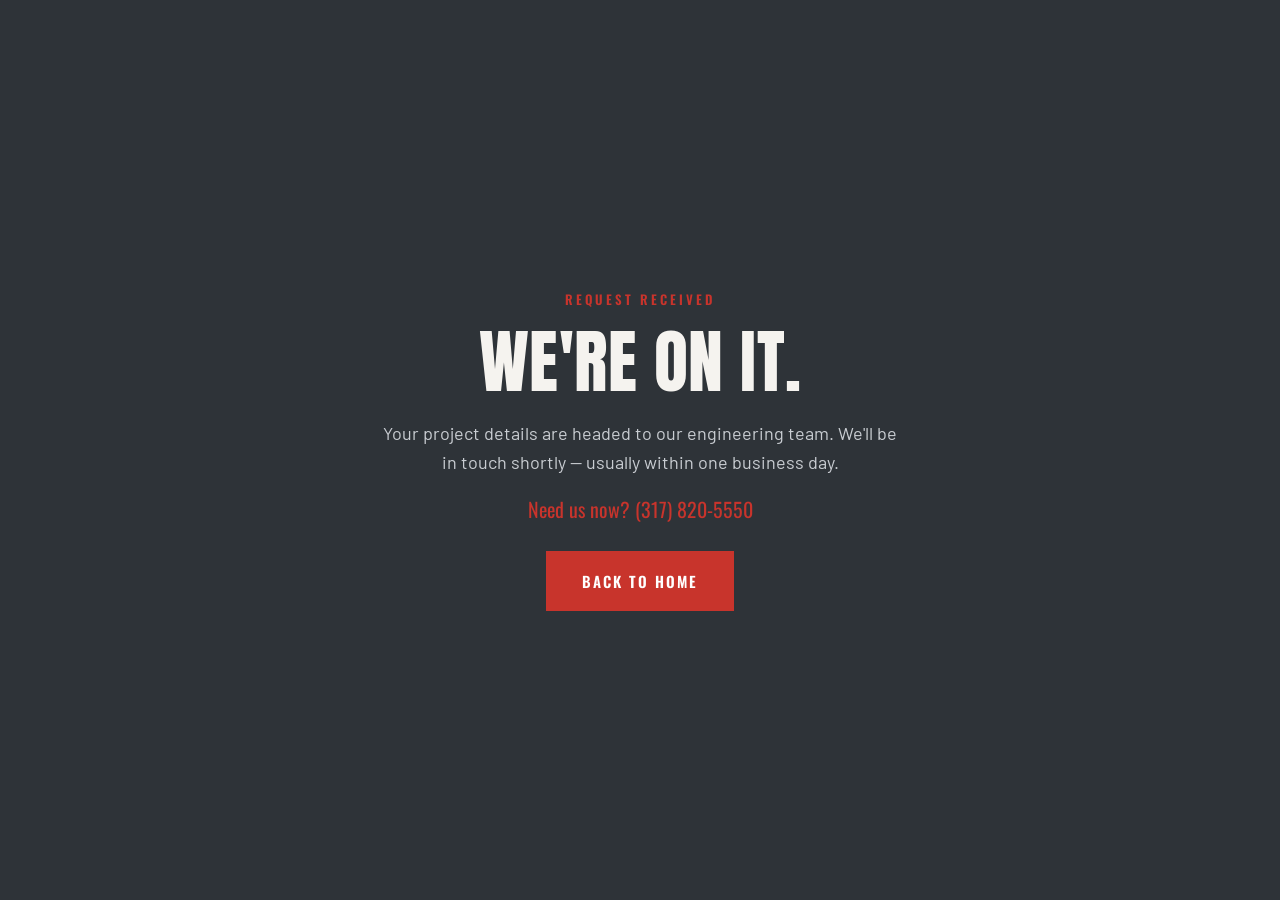
<file: thanks.html>
<!DOCTYPE html>
<html lang="en">
<head>
<meta charset="UTF-8">
<meta name="viewport" content="width=device-width, initial-scale=1.0">
<title>Thank You | RADCON</title>
<meta name="robots" content="noindex">
<link href="https://fonts.googleapis.com/css2?family=Anton&family=Oswald:wght@400;500;600&family=Barlow:wght@400;500;600&display=swap" rel="stylesheet">
<link rel="stylesheet" href="css/style.css">
<script async src="https://www.googletagmanager.com/gtag/js?id=G-8K7NB1ZJ1W"></script>
<script>window.dataLayer=window.dataLayer||[];function gtag(){dataLayer.push(arguments);}gtag('js',new Date());gtag('config','G-8K7NB1ZJ1W');</script>
</head>
<body>
<section class="steel center" style="min-height:100vh;display:flex;align-items:center"><div class="wrap">
  <div class="eyebrow">Request Received</div>
  <h1 style="font-size:clamp(40px,6vw,70px)">We're On It.</h1>
  <p style="margin-top:20px;color:#c9cdd2;max-width:520px;margin-left:auto;margin-right:auto">Your project details are headed to our engineering team. We'll be in touch shortly — usually within one business day.</p>
  <p style="margin-top:16px;font-family:'Oswald',sans-serif;color:var(--red);font-size:20px">Need us now? (317) 820-5550</p>
  <a class="btn btn-solid" style="margin-top:26px" href="index.html">Back to Home</a>
</div></section>
<script>gtag('event','generate_lead',{form:'quote'});</script>
</body>
</html>
</file>
<file: css/style.css>
/* RADCON — Industrial Bold Design System */
:root{
  --charcoal:#1A1D21; --steel:#2E3338; --offwhite:#F5F3EF; --red:#C8342C; --red-dark:#A5271F;
  --ink:#16181B; --near-black:#0d0f11; --gray:#9aa1a9; --gray-dark:#3c4046;
}
*{margin:0;padding:0;box-sizing:border-box}
html{scroll-behavior:smooth}
body{font-family:'Barlow',sans-serif;background:var(--charcoal);color:var(--offwhite);font-size:18px;line-height:1.6}
img{max-width:100%;display:block}
h1,h2,h3{font-family:'Anton',sans-serif;text-transform:uppercase;letter-spacing:.5px;line-height:1.08;font-weight:400}
.eyebrow{font-family:'Oswald',sans-serif;text-transform:uppercase;letter-spacing:3px;font-size:13px;color:var(--red);font-weight:600;margin-bottom:14px}
.wrap{max-width:1200px;margin:0 auto;padding:0 32px}
.btn{display:inline-block;font-family:'Oswald',sans-serif;text-transform:uppercase;letter-spacing:2px;font-size:15px;font-weight:600;padding:16px 34px;text-decoration:none;transition:all .25s;cursor:pointer;border:2px solid var(--red);white-space:nowrap}
.btn-solid{background:var(--red);color:#fff}
.btn-solid:hover{background:var(--red-dark);transform:translateY(-2px);box-shadow:0 8px 24px rgba(200,52,44,.4)}
.btn-ghost{background:transparent;color:#fff;border-color:#fff}
.btn-ghost:hover{background:rgba(255,255,255,.12)}
.hl{color:var(--red);font-weight:700}

/* ===== header ===== */
.util{background:var(--near-black);padding:8px 0;font-size:14px}
.util .wrap{display:flex;justify-content:space-between;align-items:center}
.util a{color:var(--offwhite);text-decoration:none}
.util .phone{color:var(--red);font-weight:600;letter-spacing:1px;font-family:'Oswald',sans-serif}
header.site{position:sticky;top:0;z-index:100;background:rgba(26,29,33,.97);border-bottom:1px solid #33383e;backdrop-filter:blur(6px)}
header.site nav{display:flex;justify-content:space-between;align-items:center;padding:16px 0;gap:20px}
.logo{font-family:'Anton',sans-serif;font-size:28px;color:#fff;letter-spacing:2px;text-decoration:none}
.logo span{color:var(--red)}
.navlinks{display:flex;gap:22px;align-items:center;font-family:'Oswald',sans-serif;text-transform:uppercase;font-size:13.5px;letter-spacing:1.2px}
.navlinks a{color:var(--offwhite);text-decoration:none;opacity:.85;transition:.2s}
.navlinks a:hover,.navlinks a.active{color:var(--red);opacity:1}
.navlinks .btn{padding:11px 22px;font-size:13px}
.menu-toggle{display:none;background:none;border:none;color:#fff;font-size:28px;cursor:pointer}

/* ===== hero ===== */
.hero{position:relative;min-height:82vh;display:flex;align-items:center;overflow:hidden}
.hero.short{min-height:62vh}
.hero .bg{position:absolute;inset:0;background-size:cover;background-position:center;filter:brightness(.42) saturate(1.05)}
.hero .wrap{position:relative;z-index:2;padding-top:70px;padding-bottom:70px;width:100%}
.hero h1{font-size:clamp(44px,7vw,86px);max-width:950px}
.hero h1 .accent{color:var(--red)}
.hero p.sub{font-size:21px;max-width:640px;margin:26px 0 36px;color:#dcd8d1}
.hero .ctas{display:flex;gap:18px;flex-wrap:wrap}

/* ===== stat bar ===== */
.stats{background:var(--near-black);border-top:4px solid var(--red);padding:44px 0}
.stats .wrap{display:grid;grid-template-columns:repeat(4,1fr);gap:24px;text-align:center}
.stat .num{font-family:'Anton',sans-serif;font-size:54px;color:var(--red);white-space:nowrap}
.stat .lbl{font-family:'Oswald',sans-serif;text-transform:uppercase;letter-spacing:2px;font-size:13px;color:var(--gray);margin-top:4px}

/* ===== sections ===== */
section.light{background:var(--offwhite);color:var(--ink);padding:90px 0}
section.light h2{color:var(--ink)}
section.dark{background:var(--charcoal);padding:90px 0}
section.steel{background:var(--steel);padding:90px 0}
section h2{font-size:clamp(32px,4.5vw,52px)}
.center{text-align:center}

/* ===== cert bar ===== */
.certbar{background:var(--red);padding:22px 0}
.certbar .wrap{display:flex;flex-wrap:wrap;gap:14px 40px;justify-content:center;font-family:'Oswald',sans-serif;text-transform:uppercase;letter-spacing:1.5px;font-size:15px;font-weight:600;color:#fff}

/* ===== cards ===== */
.cards{display:grid;grid-template-columns:repeat(3,1fr);gap:26px;margin-top:50px}
.card{position:relative;height:430px;overflow:hidden;background:#222;border-bottom:4px solid transparent;transition:border-color .3s;display:block;text-decoration:none}
.card .img{position:absolute;inset:0;background-size:cover;background-position:center;transition:transform .5s,filter .4s;filter:brightness(.65)}
.card:hover .img{transform:scale(1.06);filter:brightness(.45)}
.card:hover{border-bottom-color:var(--red)}
.card .txt{position:absolute;left:0;right:0;bottom:0;padding:28px;color:#fff;transform:translateY(46px);transition:transform .35s}
.card:hover .txt{transform:translateY(0)}
.card h3{font-size:26px;margin-bottom:10px}
.card p{font-size:15.5px;color:#e3ded7;opacity:0;transition:opacity .35s .05s;margin-bottom:14px}
.card:hover p{opacity:1}
.card .go{font-family:'Oswald',sans-serif;text-transform:uppercase;font-size:13px;letter-spacing:2px;color:var(--red);font-weight:600}

/* ===== split ===== */
.split{display:grid;grid-template-columns:1.1fr 1fr;gap:60px;align-items:center}
.split .photo{height:440px;background-size:cover;background-position:center;border-left:6px solid var(--red)}
.split p{margin-top:16px}
section.light .split p{color:var(--gray-dark)}
section.dark .split p,section.steel .split p{color:#c9cdd2}
.ticks{list-style:none;margin-top:26px}
.ticks li{padding-left:32px;position:relative;margin-bottom:12px;font-size:17.5px}
.ticks li:before{content:'\2713';position:absolute;left:0;color:var(--red);font-weight:700}

/* ===== process / steps ===== */
.steps{display:grid;grid-template-columns:repeat(4,1fr);gap:30px;margin-top:56px}
.steps.three{grid-template-columns:repeat(3,1fr)}
.step .n{font-family:'Anton',sans-serif;font-size:70px;color:transparent;-webkit-text-stroke:2px var(--red)}
.step h3{font-size:20px;margin:8px 0 10px}
.step p{font-size:15.5px;color:#b9bec5}
section.light .step p{color:var(--gray-dark)}
section.light .step h3{color:var(--ink)}

/* ===== tables ===== */
table{width:100%;border-collapse:collapse;margin-top:44px;font-size:17px}
th,td{padding:16px 20px;text-align:left;border-bottom:1px solid #d8d3ca}
th{font-family:'Oswald',sans-serif;text-transform:uppercase;letter-spacing:1.5px;font-size:14px;background:var(--ink);color:#fff}
td:first-child{font-weight:600}
tr:hover td{background:#ece8e0}

/* ===== quote / testimonial ===== */
.bigquote{max-width:900px;margin:0 auto;text-align:center}
.bigquote .mark{font-family:'Anton',sans-serif;font-size:120px;color:var(--red);line-height:.6;display:block;margin-bottom:20px}
.bigquote p{font-size:clamp(22px,3vw,32px);font-family:'Oswald',sans-serif;font-weight:500;line-height:1.4}
.bigquote .who{margin-top:26px;font-size:16px;color:var(--red);font-family:'Oswald',sans-serif;text-transform:uppercase;letter-spacing:2px}

/* ===== FAQ ===== */
.faq{max-width:860px;margin:44px auto 0}
.faq details{border-bottom:1px solid #d8d3ca;padding:20px 0}
.faq summary{font-family:'Oswald',sans-serif;font-size:19px;font-weight:600;cursor:pointer;list-style:none;display:flex;justify-content:space-between;align-items:center;gap:20px}
.faq summary::-webkit-details-marker{display:none}
.faq summary:after{content:'+';font-family:'Anton',sans-serif;color:var(--red);font-size:26px;flex-shrink:0}
.faq details[open] summary:after{content:'\2013'}
.faq details p{margin-top:12px;color:var(--gray-dark);font-size:16.5px}

/* ===== forms ===== */
.formgrid{display:grid;grid-template-columns:1.2fr .8fr;gap:60px;margin-top:50px}
.field{margin-bottom:16px}
.field label{display:block;font-family:'Oswald',sans-serif;font-size:13px;text-transform:uppercase;letter-spacing:1.5px;color:var(--gray);margin-bottom:6px}
.field input,.field textarea,.field select{width:100%;padding:14px;background:#22262b;border:1px solid #3a4046;color:#fff;font-family:'Barlow',sans-serif;font-size:16px}
.field input::placeholder,.field textarea::placeholder{color:#7d858e}
.two{display:grid;grid-template-columns:1fr 1fr;gap:16px}
.contactcard p{margin-bottom:14px;font-size:17px}
.contactcard .big{font-family:'Anton',sans-serif;font-size:32px;color:var(--red)}
.contactcard a{color:var(--offwhite);text-decoration:none}
.formnote{font-size:14px;color:#8a929c;margin-top:14px}

/* ===== article (blog/guides) ===== */
.article{max-width:820px;margin:0 auto;padding:70px 32px}
.article h1{font-size:clamp(34px,5vw,54px);color:var(--ink)}
.article h2{font-size:28px;color:var(--ink);margin:44px 0 14px}
.article p,.article li{color:var(--gray-dark);font-size:17.5px;margin-bottom:16px}
.article ul,.article ol{padding-left:24px;margin-bottom:16px}
.article .meta{font-family:'Oswald',sans-serif;letter-spacing:2px;text-transform:uppercase;font-size:13px;color:#8a8578;margin:14px 0 30px}
.article blockquote{border-left:5px solid var(--red);padding:10px 0 10px 24px;margin:26px 0;font-family:'Oswald',sans-serif;font-size:20px;color:var(--ink)}

/* ===== footer ===== */
footer{background:var(--near-black);padding:60px 0 30px;border-top:4px solid var(--red)}
.fgrid{display:grid;grid-template-columns:2fr 1fr 1fr 1fr;gap:40px;margin-bottom:40px}
footer h4{font-family:'Oswald',sans-serif;text-transform:uppercase;letter-spacing:2px;font-size:14px;color:var(--red);margin-bottom:16px}
footer a,footer p{color:var(--gray);text-decoration:none;font-size:15px;display:block;margin-bottom:8px}
footer a:hover{color:#fff}
.socials{display:flex;gap:12px;margin-top:16px}
.socials a{display:flex;align-items:center;justify-content:center;width:38px;height:38px;border:1px solid #3a4046;border-radius:50%;color:var(--gray);font-family:'Oswald',sans-serif;font-size:13px;font-weight:600;text-decoration:none;transition:.2s;margin:0}
.socials a:hover{border-color:var(--red);color:var(--red);transform:translateY(-2px)}
.fine{text-align:center;color:#5b626b;font-size:13px;border-top:1px solid #23272c;padding-top:24px}

/* ===== reveal ===== */
.rv{opacity:0;transform:translateY(34px);transition:opacity .7s,transform .7s}
.rv.in{opacity:1;transform:none}

/* ===== responsive ===== */
@media(max-width:980px){
  .navlinks{position:fixed;inset:0;top:0;background:rgba(13,15,17,.98);flex-direction:column;justify-content:center;gap:28px;font-size:18px;display:none;z-index:200}
  .navlinks.open{display:flex}
  .menu-toggle{display:block;z-index:300}
  .stats .wrap,.steps,.steps.three{grid-template-columns:repeat(2,1fr)}
  .cards,.split,.formgrid,.fgrid,.two{grid-template-columns:1fr}
  .split .photo{height:280px}
  .stat .num{font-size:40px}
  .hero{min-height:70vh}
}
@media(max-width:560px){
  .stats .wrap,.steps,.steps.three{grid-template-columns:1fr}
  .util .wrap{flex-direction:column;gap:4px}
}

/* ===== SAM registration strip ===== */
.sam-strip{display:flex;align-items:center;gap:22px;background:#12151a;border:1px solid #23272c;border-left:4px solid var(--red);border-radius:8px;padding:20px 24px;margin-bottom:32px}
.sam-strip a{margin:0;flex-shrink:0}
.sam-strip img{height:84px;width:auto;margin:0}
.sam-strip h5{font-family:'Oswald',sans-serif;text-transform:uppercase;letter-spacing:2px;font-size:13px;color:#fff;margin-bottom:6px;font-weight:600}
.sam-strip h5 span{color:var(--red)}
.sam-strip p{color:var(--gray);font-size:14px;line-height:1.55;margin:0;max-width:780px}
@media(max-width:640px){.sam-strip{flex-direction:column;text-align:center;gap:14px;padding:22px 18px}}

/* ===== modifications gallery ===== */
.mod-gallery{display:grid;grid-template-columns:repeat(3,1fr);gap:26px;margin-top:44px}
.mod-gallery figure{margin:0;background:#12151a;border:1px solid #23272c}
.mod-gallery img{width:100%;height:300px;object-fit:cover;display:block}
.mod-gallery figcaption{padding:14px 16px;font-size:14px;color:var(--gray);line-height:1.5}
@media(max-width:900px){.mod-gallery{grid-template-columns:1fr}}
</file>
